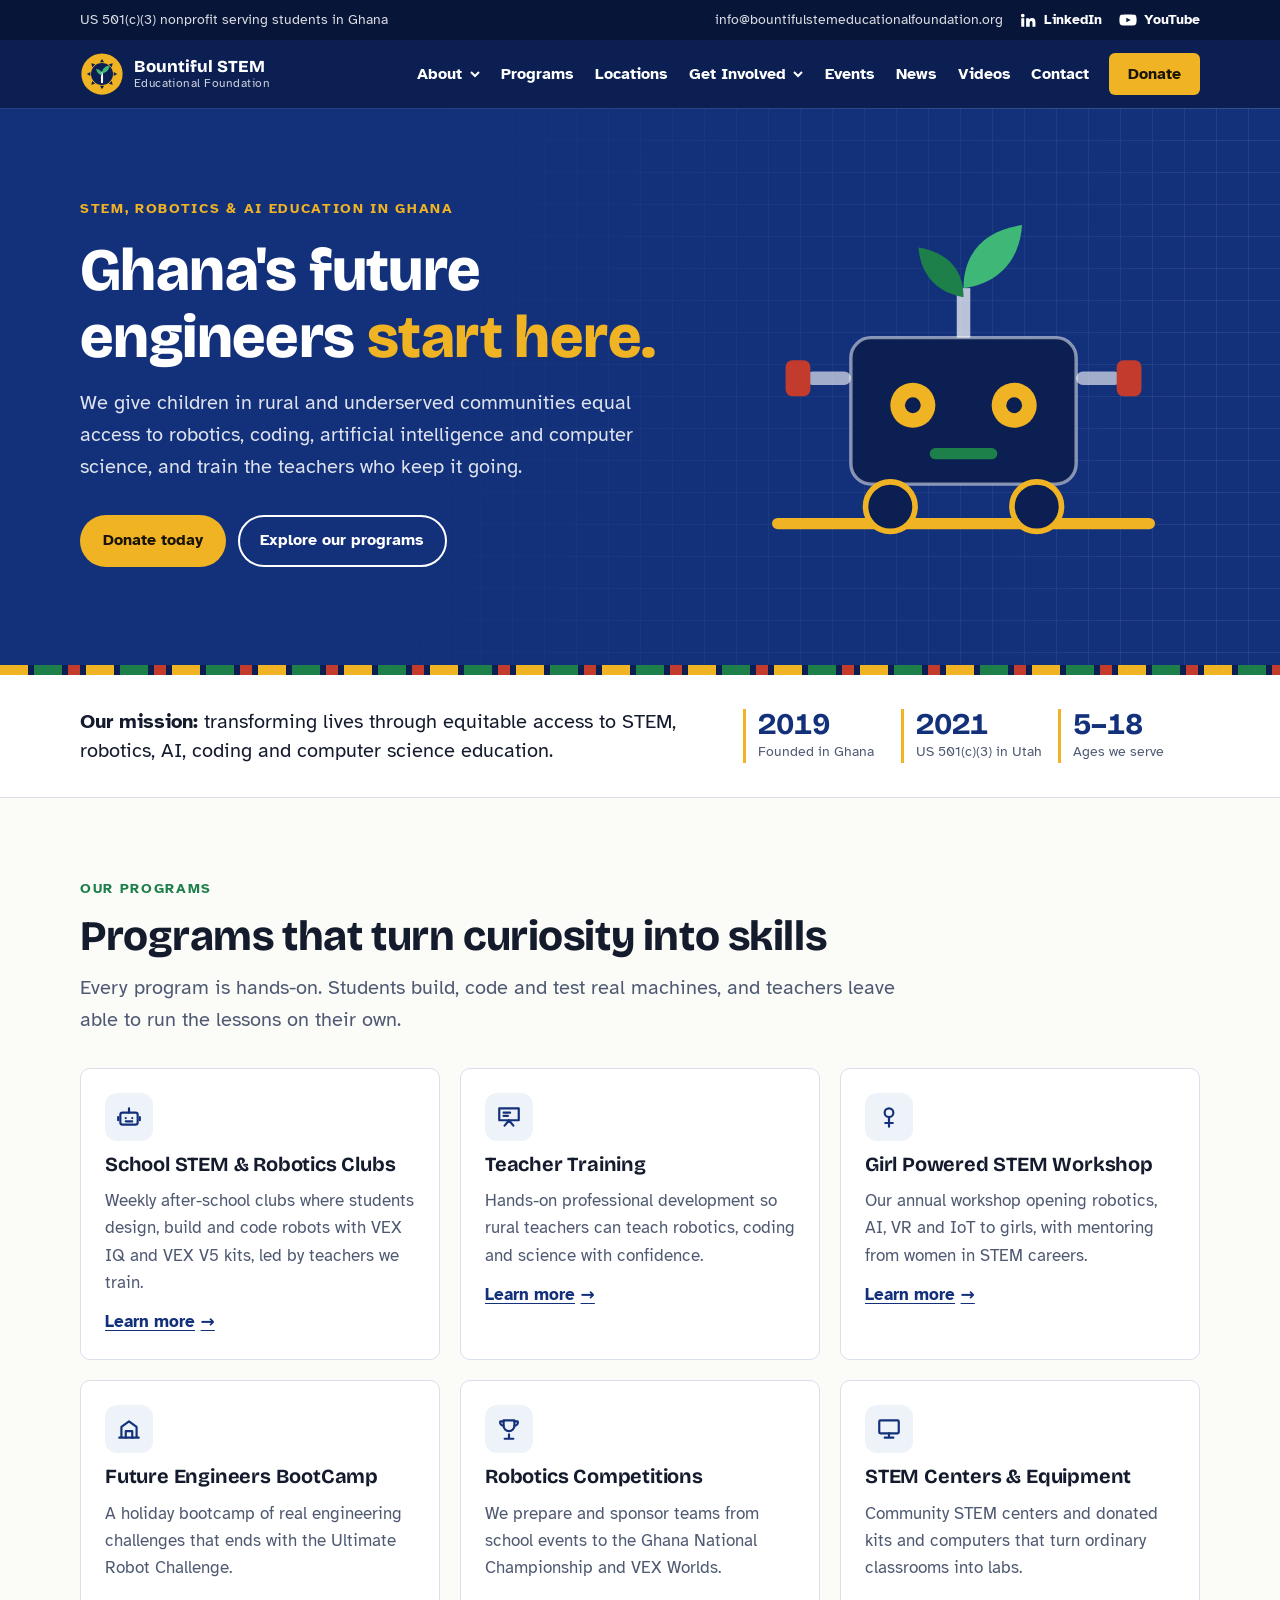
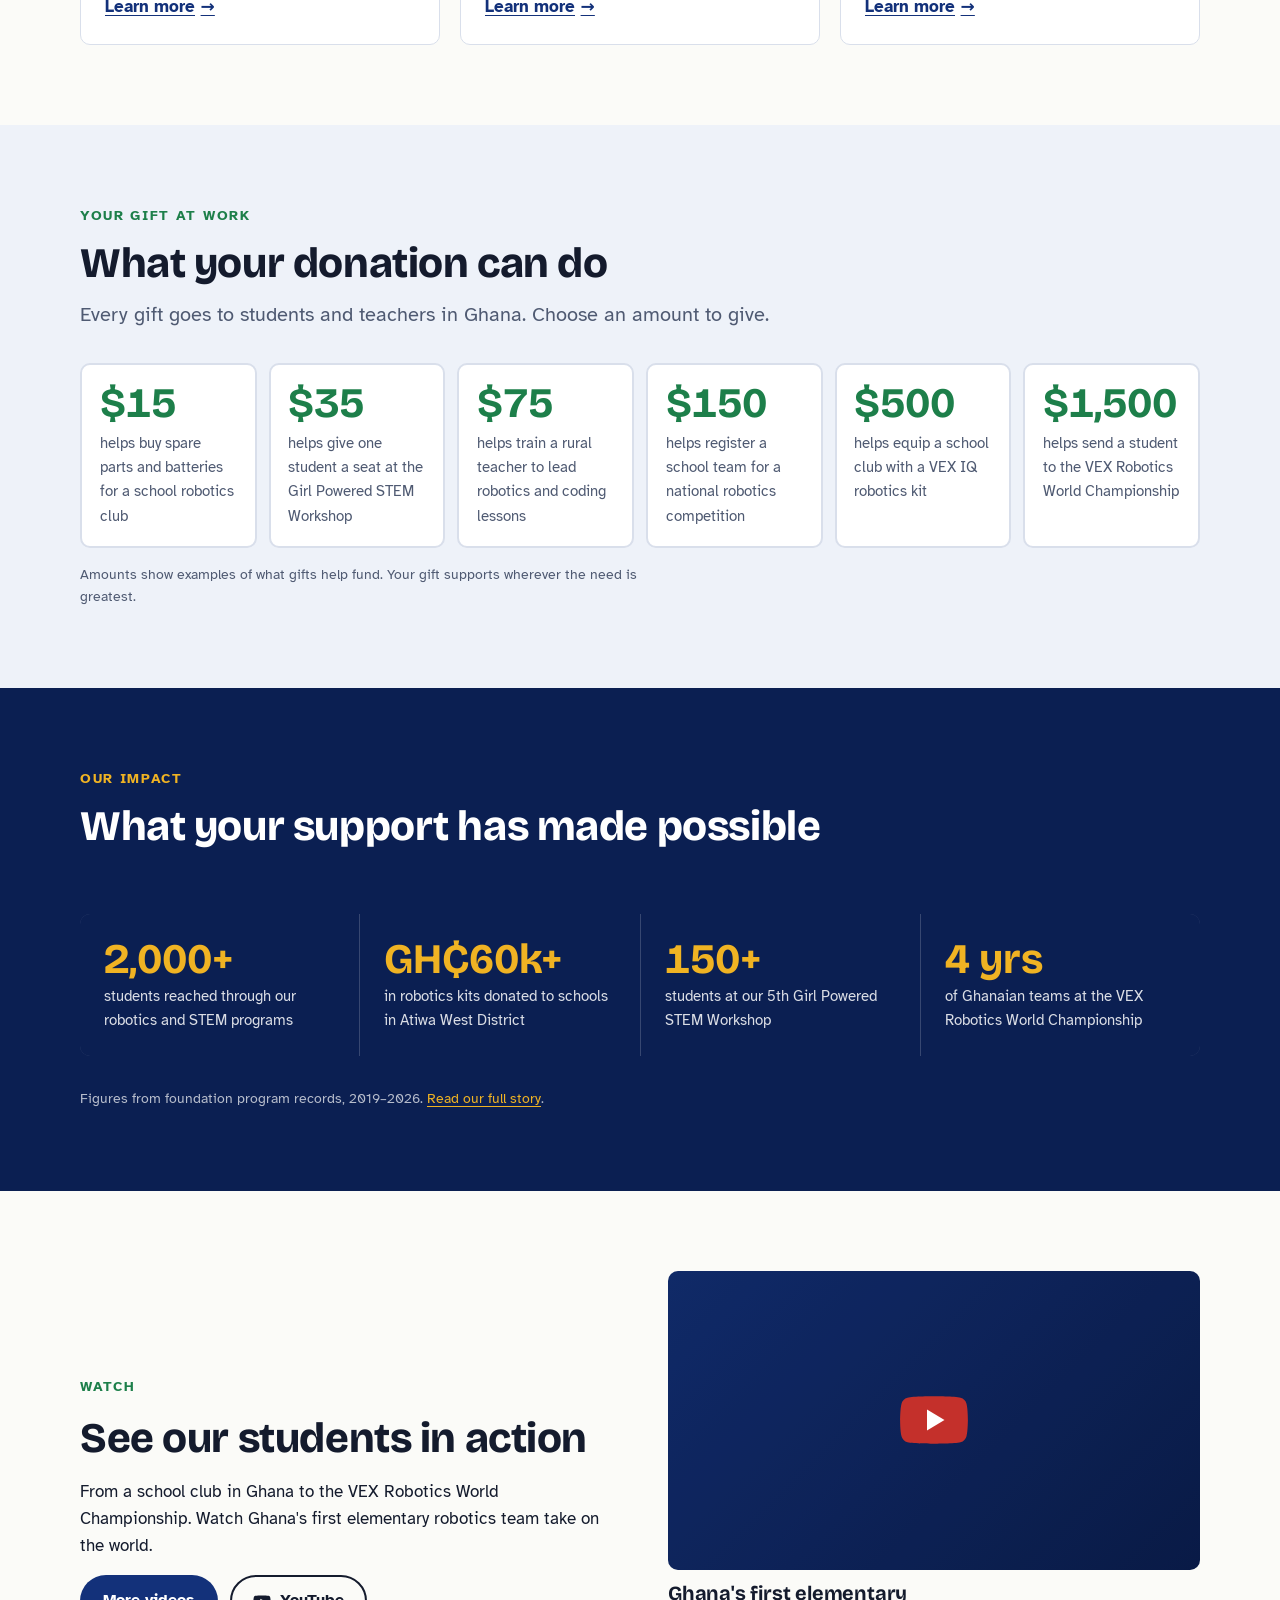
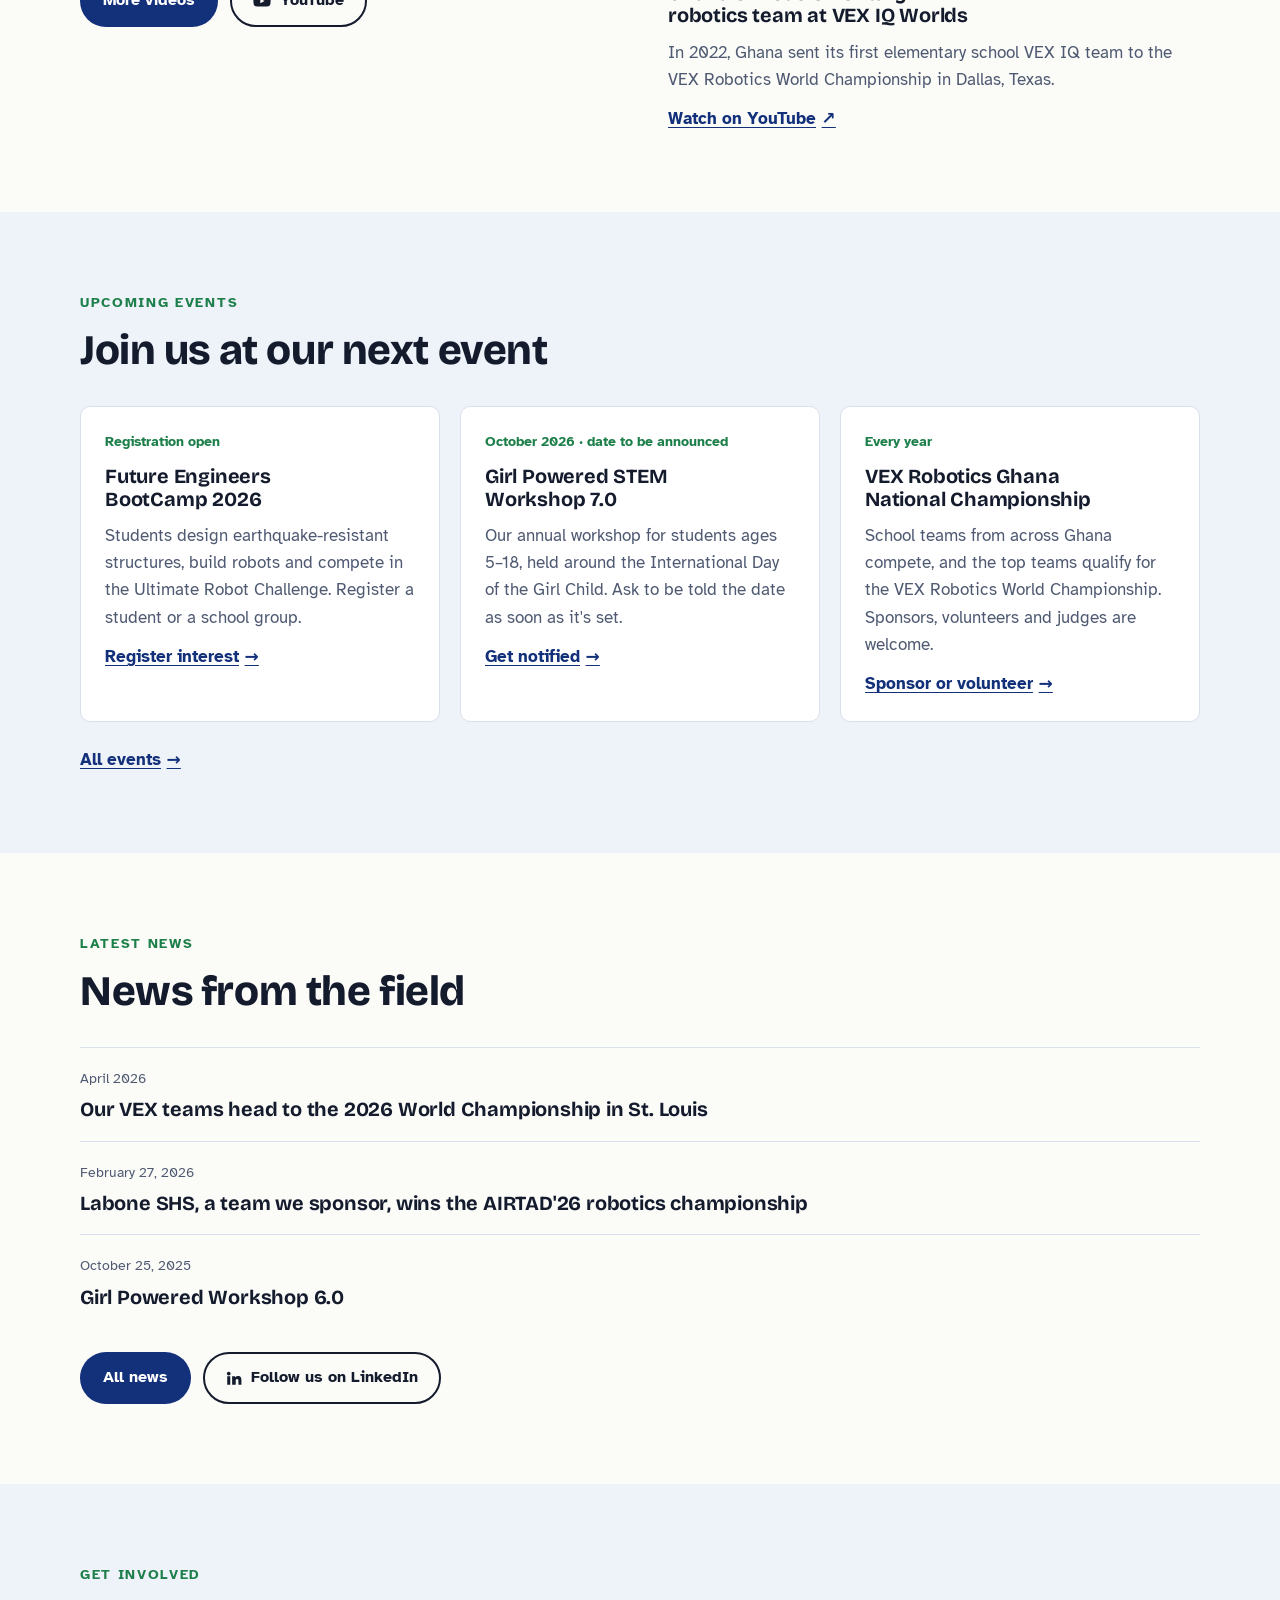
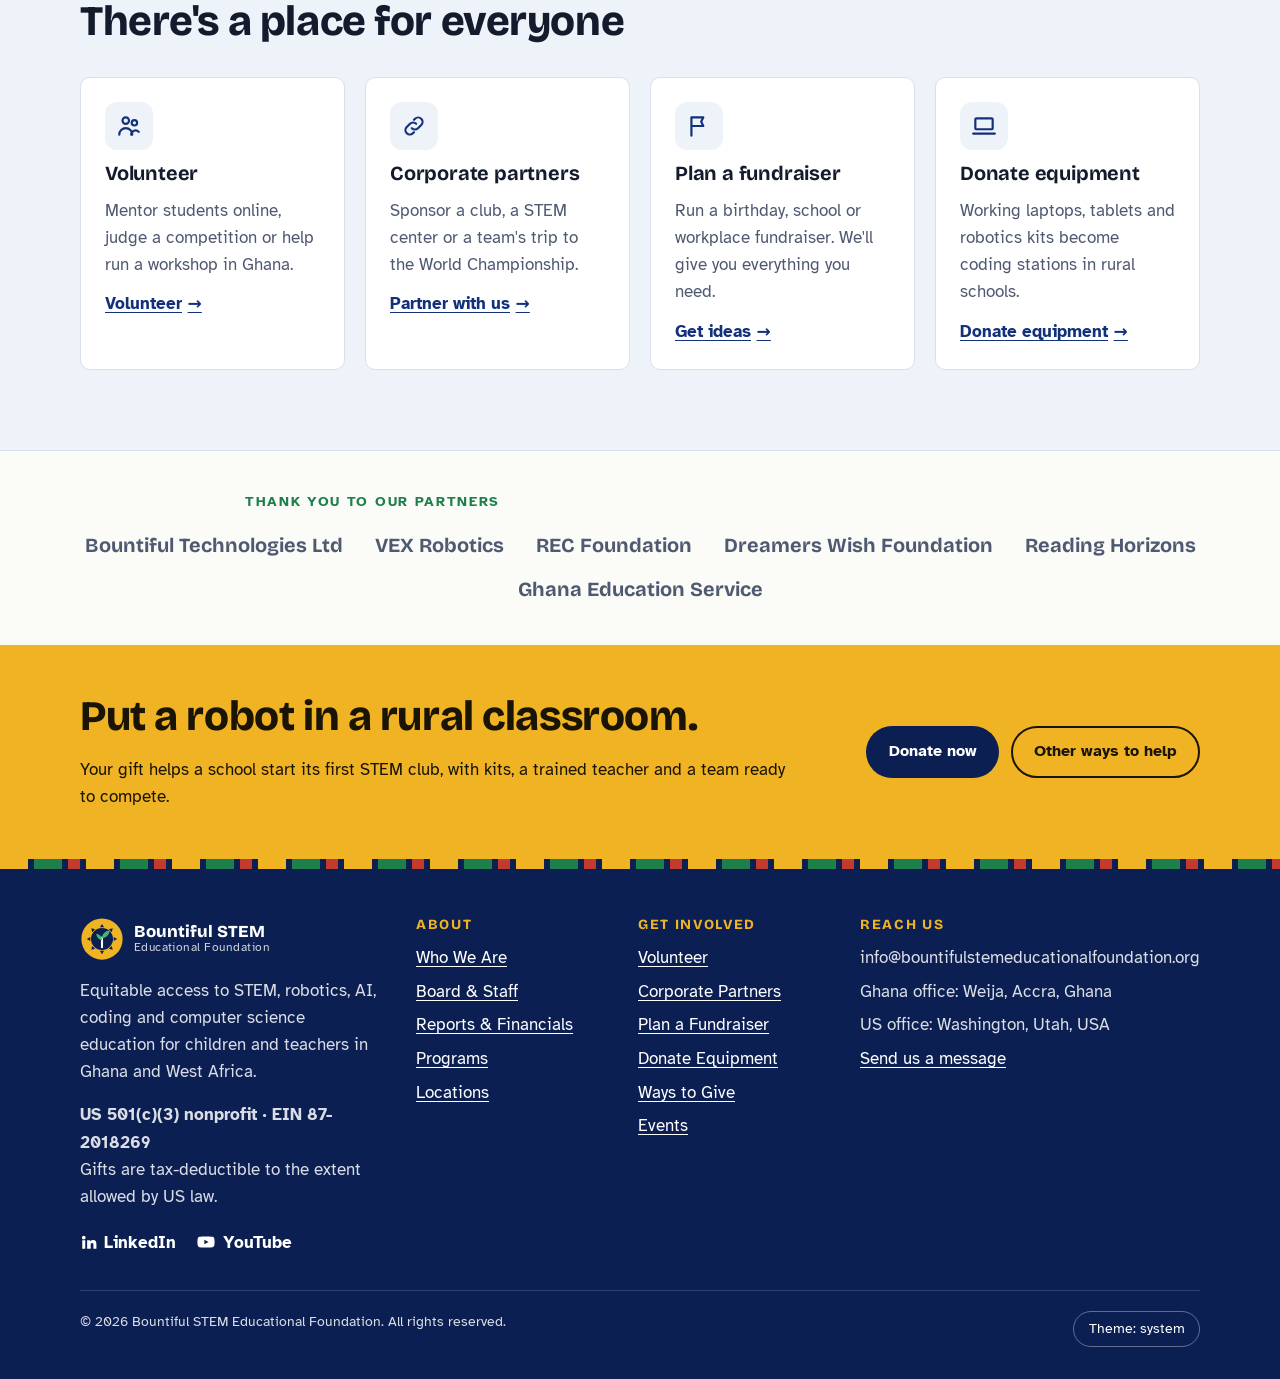
<file: index.html>
<!doctype html>
<html lang="en">
<head>
<meta charset="utf-8">
<meta name="viewport" content="width=device-width, initial-scale=1, viewport-fit=cover">
<title>Bountiful STEM Educational Foundation | Robotics & STEM for Ghana</title>
<meta name="claude:viewport-fit-sides" content="cover">
<meta name="description" content="Bountiful STEM Educational Foundation gives children in rural Ghana equal access to robotics, coding, AI and computer science. Donate, volunteer or partner with us.">
<meta name="robots" content="index, follow, max-image-preview:large">
<link rel="canonical" href="https://www.bountifulstem.org/">
<meta name="theme-color" content="#0b1f52">
<meta property="og:type" content="website">
<meta property="og:site_name" content="Bountiful STEM Educational Foundation">
<meta property="og:title" content="Bountiful STEM Educational Foundation | Robotics & STEM for Ghana">
<meta property="og:description" content="Bountiful STEM Educational Foundation gives children in rural Ghana equal access to robotics, coding, AI and computer science. Donate, volunteer or partner with us.">
<meta property="og:url" content="https://www.bountifulstem.org/">
<meta property="og:image" content="https://www.bountifulstem.org/assets/img/og-image.png">
<meta property="og:locale" content="en_US">
<meta name="twitter:card" content="summary_large_image">
<meta name="twitter:title" content="Bountiful STEM Educational Foundation | Robotics & STEM for Ghana">
<meta name="twitter:description" content="Bountiful STEM Educational Foundation gives children in rural Ghana equal access to robotics, coding, AI and computer science. Donate, volunteer or partner with us.">
<meta name="twitter:image" content="https://www.bountifulstem.org/assets/img/og-image.png">
<link rel="icon" href="assets/img/favicon.svg" type="image/svg+xml">
<link rel="apple-touch-icon" href="assets/img/apple-touch-icon.png">
<link rel="manifest" href="site.webmanifest">
<link rel="preconnect" href="https://fonts.googleapis.com">
<link rel="preconnect" href="https://fonts.gstatic.com" crossorigin>
<link rel="stylesheet" href="https://fonts.googleapis.com/css2?family=Atkinson+Hyperlegible:ital,wght@0,400;0,700;1,400&family=Bricolage+Grotesque:opsz,wght@12..96,600;12..96,700;12..96,800&display=swap">
<link rel="stylesheet" href="assets/css/style.css">
<script type="application/ld+json">{"@context": "https://schema.org", "@type": "NGO", "@id": "https://www.bountifulstem.org/#organization", "name": "Bountiful STEM Educational Foundation", "alternateName": ["Bountiful STEM", "Bountiful STEM Foundation"], "url": "https://www.bountifulstem.org/", "logo": "https://www.bountifulstem.org/assets/img/logo.svg", "email": "info@bountifulstemeducationalfoundation.org", "description": "Bountiful STEM Educational Foundation is a US-based 501(c)(3) global nonprofit transforming lives through equitable access to STEM, robotics, artificial intelligence, coding and computer science education in Ghana and West Africa.", "foundingDate": "2019", "founders": [{"@type": "Person", "name": "Seth Ogoe Ayim"}, {"@type": "Person", "name": "Tom Campbell"}], "nonprofitStatus": "Nonprofit501c3", "taxID": "87-2018269", "areaServed": [{"@type": "Country", "name": "Ghana"}, {"@type": "Place", "name": "West Africa"}], "address": [{"@type": "PostalAddress", "addressLocality": "Weija, Accra", "addressCountry": "GH"}, {"@type": "PostalAddress", "addressLocality": "Washington", "addressRegion": "UT", "addressCountry": "US"}], "knowsAbout": ["STEM education", "Robotics", "Artificial intelligence", "Coding", "Computer science", "Teacher training", "Girls in STEM", "VEX Robotics"], "sameAs": ["https://www.linkedin.com/company/bountiful-stem-educational-foundation"]}</script>
<script type="application/ld+json">{"@context": "https://schema.org", "@type": "WebSite", "name": "Bountiful STEM Educational Foundation", "url": "https://www.bountifulstem.org/", "publisher": {"@id": "https://www.bountifulstem.org/#organization"}}</script>
</head>
<body>
<a class="skip" href="#main">Skip to main content</a>
<div class="topbar">
  <div class="wrap topbar-inner">
    <span class="topbar-note">US 501(c)(3) nonprofit serving students in Ghana</span>
    <div class="topbar-links">
      <span class="topbar-email">info@bountifulstemeducationalfoundation.org</span>
      <a class="social social-sm" href="https://www.linkedin.com/company/bountiful-stem-educational-foundation" rel="me noopener" target="_blank" aria-label="Bountiful STEM on LinkedIn"><svg width="18" height="18" viewBox="0 0 24 24" fill="currentColor" aria-hidden="true"><path d="M4.98 3.5a2.5 2.5 0 1 1 0 5 2.5 2.5 0 0 1 0-5zM3 9.75h4V21H3zM9.5 9.75h3.8v1.6h.06c.53-1 1.83-2.05 3.77-2.05 4.03 0 4.77 2.65 4.77 6.1V21h-4v-5c0-1.2-.02-2.73-1.66-2.73-1.67 0-1.93 1.3-1.93 2.64V21H9.5z"/></svg><span>LinkedIn</span></a><a class="social social-sm" href="videos.html" aria-label="Bountiful STEM videos on YouTube"><svg width="20" height="18" viewBox="0 0 24 24" fill="currentColor" aria-hidden="true"><path d="M23 7.2a3 3 0 0 0-2.1-2.1C19 4.6 12 4.6 12 4.6s-7 0-8.9.5A3 3 0 0 0 1 7.2 31 31 0 0 0 .5 12 31 31 0 0 0 1 16.8a3 3 0 0 0 2.1 2.1c1.9.5 8.9.5 8.9.5s7 0 8.9-.5a3 3 0 0 0 2.1-2.1 31 31 0 0 0 .5-4.8 31 31 0 0 0-.5-4.8zM9.75 15.1V8.9L15.5 12z"/></svg><span>YouTube</span></a>
    </div>
  </div>
</div>
<header class="site-header">
  <div class="wrap header-inner">
    <a class="brand" href="index.html" aria-label="Bountiful STEM Educational Foundation home">
      <img src="assets/img/logo.svg" alt="" width="44" height="44">
      <span class="brand-name">Bountiful STEM<small>Educational Foundation</small></span>
    </a>
    <div class="header-actions">
      <a class="btn btn-gold btn-sm donate-mobile" href="donate.html">Donate</a>
      <button class="nav-toggle" type="button" aria-expanded="false" aria-controls="site-nav">Menu</button>
    </div>
    <nav class="site-nav" id="site-nav" aria-label="Main">
      <ul class="nav-list">
        <li class="has-sub"><button class="sub-toggle" type="button" aria-expanded="false" aria-controls="sub-0">About<svg width="12" height="12" viewBox="0 0 12 12" aria-hidden="true"><path d="M2 4l4 4 4-4" fill="none" stroke="currentColor" stroke-width="2"/></svg></button><ul class="sub" id="sub-0"><li><a href="about.html">Who We Are</a></li><li><a href="board-staff.html">Board & Staff</a></li><li><a href="reports.html">Reports & Financials</a></li></ul></li>
        <li><a href="programs.html">Programs</a></li>
        <li><a href="locations.html">Locations</a></li>
        <li class="has-sub"><button class="sub-toggle" type="button" aria-expanded="false" aria-controls="sub-3">Get Involved<svg width="12" height="12" viewBox="0 0 12 12" aria-hidden="true"><path d="M2 4l4 4 4-4" fill="none" stroke="currentColor" stroke-width="2"/></svg></button><ul class="sub" id="sub-3"><li><a href="get-involved.html#volunteer">Volunteer</a></li><li><a href="get-involved.html#corporate">Corporate Partners</a></li><li><a href="get-involved.html#fundraiser">Plan a Fundraiser</a></li><li><a href="get-involved.html#equipment">Donate Equipment</a></li></ul></li>
        <li><a href="events.html">Events</a></li>
        <li><a href="news.html">News</a></li>
        <li><a href="videos.html">Videos</a></li>
        <li><a href="contact.html">Contact</a></li>
        <li class="nav-donate"><a class="btn btn-gold" href="donate.html">Donate</a></li>
      </ul>
    </nav>
  </div>
</header>
<main id="main">
<section class="hero">
  <div class="hero-grid" aria-hidden="true"></div>
  <div class="wrap">
    <div class="stack-lg">
      <div class="stack">
        <p class="eyebrow">STEM, robotics &amp; AI education in Ghana</p>
        <h1>Ghana's future engineers <em>start here.</em></h1>
        <p class="lede">We give children in rural and underserved communities equal access to robotics, coding, artificial intelligence and computer science, and train the teachers who keep it going.</p>
      </div>
      <div class="btn-row">
        <a class="btn btn-gold" href="donate.html">Donate today</a>
        <a class="btn btn-ghost" href="programs.html">Explore our programs</a>
      </div>
    </div>
    <svg class="hero-art" viewBox="0 0 420 360" role="img" aria-label="Illustration of a student-built robot carrying a seedling">
  <rect x="40" y="300" width="340" height="10" rx="5" fill="#f0b323"/>
  <rect x="110" y="140" width="200" height="130" rx="18" fill="#0b1f52" stroke="#ffffff" stroke-opacity=".5" stroke-width="3"/>
  <circle cx="165" cy="200" r="20" fill="#f0b323"/>
  <circle cx="255" cy="200" r="20" fill="#f0b323"/>
  <circle cx="165" cy="200" r="7" fill="#0b1f52"/>
  <circle cx="255" cy="200" r="7" fill="#0b1f52"/>
  <rect x="180" y="238" width="60" height="10" rx="5" fill="#1d7f4a"/>
  <circle cx="145" cy="290" r="22" fill="#0b1f52" stroke="#f0b323" stroke-width="5"/>
  <circle cx="275" cy="290" r="22" fill="#0b1f52" stroke="#f0b323" stroke-width="5"/>
  <rect x="204" y="96" width="12" height="44" fill="#ffffff" fill-opacity=".7"/>
  <path d="M210 96c0-34 22-52 52-56-2 30-20 52-52 56z" fill="#3fb877"/>
  <path d="M210 104c0-26-16-40-40-44 2 24 16 40 40 44z" fill="#1d7f4a"/>
  <rect x="70" y="170" width="40" height="12" rx="6" fill="#ffffff" fill-opacity=".6"/>
  <rect x="310" y="170" width="40" height="12" rx="6" fill="#ffffff" fill-opacity=".6"/>
  <rect x="52" y="160" width="22" height="32" rx="6" fill="#c23b2c"/>
  <rect x="346" y="160" width="22" height="32" rx="6" fill="#c23b2c"/>
</svg>
  </div>
</section>
<div class="kente" role="presentation"></div>

<section class="intro">
  <div class="wrap intro-inner">
    <p class="intro-mission"><strong>Our mission:</strong> transforming lives through equitable access to STEM, robotics, AI, coding and computer science education.</p>
    <ul class="facts">
      <li><b>2019</b><span>Founded in Ghana</span></li>
      <li><b>2021</b><span>US 501(c)(3) in Utah</span></li>
      <li><b>5–18</b><span>Ages we serve</span></li>
    </ul>
  </div>
</section>

<section class="section">
  <div class="wrap">
    <div class="section-head"><p class="eyebrow">Our programs</p><h2>Programs that turn curiosity into skills</h2><p class="lede">Every program is hands-on. Students build, code and test real machines, and teachers leave able to run the lessons on their own.</p></div>
    <div class="grid grid-3">
      <article class="card">
  <div class="icon"><svg width="26" height="26" viewBox="0 0 24 24" fill="none" stroke="currentColor" stroke-width="2" stroke-linecap="round" stroke-linejoin="round" aria-hidden="true"><rect x="4" y="8" width="16" height="11" rx="2"/><path d="M12 4v4M9 13h.01M15 13h.01M9 16h6M2 12v3M22 12v3"/></svg></div>
  <h3>School STEM & Robotics Clubs</h3>
  <p>Weekly after-school clubs where students design, build and code robots with VEX IQ and VEX V5 kits, led by teachers we train.</p><p class="card-link"><a href="programs.html#clubs">Learn more <span aria-hidden="true">→</span></a></p>
</article><article class="card">
  <div class="icon"><svg width="26" height="26" viewBox="0 0 24 24" fill="none" stroke="currentColor" stroke-width="2" stroke-linecap="round" stroke-linejoin="round" aria-hidden="true"><path d="M3 4h18v11H3z"/><path d="M8 20l4-5 4 5M7 8h6M7 11h4"/></svg></div>
  <h3>Teacher Training</h3>
  <p>Hands-on professional development so rural teachers can teach robotics, coding and science with confidence.</p><p class="card-link"><a href="programs.html#teachers">Learn more <span aria-hidden="true">→</span></a></p>
</article><article class="card">
  <div class="icon"><svg width="26" height="26" viewBox="0 0 24 24" fill="none" stroke="currentColor" stroke-width="2" stroke-linecap="round" stroke-linejoin="round" aria-hidden="true"><circle cx="12" cy="8" r="4"/><path d="M12 12v9M8.5 17.5h7"/></svg></div>
  <h3>Girl Powered STEM Workshop</h3>
  <p>Our annual workshop opening robotics, AI, VR and IoT to girls, with mentoring from women in STEM careers.</p><p class="card-link"><a href="programs.html#girl-powered">Learn more <span aria-hidden="true">→</span></a></p>
</article><article class="card">
  <div class="icon"><svg width="26" height="26" viewBox="0 0 24 24" fill="none" stroke="currentColor" stroke-width="2" stroke-linecap="round" stroke-linejoin="round" aria-hidden="true"><path d="M3 20h18M5 20V10l7-5 7 5v10"/><path d="M9 20v-6h6v6"/></svg></div>
  <h3>Future Engineers BootCamp</h3>
  <p>A holiday bootcamp of real engineering challenges that ends with the Ultimate Robot Challenge.</p><p class="card-link"><a href="programs.html#bootcamp">Learn more <span aria-hidden="true">→</span></a></p>
</article><article class="card">
  <div class="icon"><svg width="26" height="26" viewBox="0 0 24 24" fill="none" stroke="currentColor" stroke-width="2" stroke-linecap="round" stroke-linejoin="round" aria-hidden="true"><path d="M8 21h8M12 17v4M7 4h10v5a5 5 0 0 1-10 0z"/><path d="M17 5h3a3 3 0 0 1-3 4M7 5H4a3 3 0 0 0 3 4"/></svg></div>
  <h3>Robotics Competitions</h3>
  <p>We prepare and sponsor teams from school events to the Ghana National Championship and VEX Worlds.</p><p class="card-link"><a href="programs.html#competitions">Learn more <span aria-hidden="true">→</span></a></p>
</article><article class="card">
  <div class="icon"><svg width="26" height="26" viewBox="0 0 24 24" fill="none" stroke="currentColor" stroke-width="2" stroke-linecap="round" stroke-linejoin="round" aria-hidden="true"><rect x="3" y="4" width="18" height="12" rx="1"/><path d="M8 20h8M12 16v4"/></svg></div>
  <h3>STEM Centers & Equipment</h3>
  <p>Community STEM centers and donated kits and computers that turn ordinary classrooms into labs.</p><p class="card-link"><a href="programs.html#centers">Learn more <span aria-hidden="true">→</span></a></p>
</article>
    </div>
  </div>
</section>

<section class="section section-tint">
  <div class="wrap">
    <div class="section-head"><p class="eyebrow">Your gift at work</p><h2>What your donation can do</h2><p class="lede">Every gift goes to students and teachers in Ghana. Choose an amount to give.</p></div>
    <div class="giving"><a class="give" href="donate.html"><b>$15</b><span>helps buy spare parts and batteries for a school robotics club</span></a><a class="give" href="donate.html"><b>$35</b><span>helps give one student a seat at the Girl Powered STEM Workshop</span></a><a class="give" href="donate.html"><b>$75</b><span>helps train a rural teacher to lead robotics and coding lessons</span></a><a class="give" href="donate.html"><b>$150</b><span>helps register a school team for a national robotics competition</span></a><a class="give" href="donate.html"><b>$500</b><span>helps equip a school club with a VEX IQ robotics kit</span></a><a class="give" href="donate.html"><b>$1,500</b><span>helps send a student to the VEX Robotics World Championship</span></a></div>
    <p class="fineprint" style="margin-top:1rem">Amounts show examples of what gifts help fund. Your gift supports wherever the need is greatest.</p>
  </div>
</section>

<section class="section section-brand">
  <div class="wrap stack-lg">
    <div class="section-head"><p class="eyebrow">Our impact</p><h2>What your support has made possible</h2></div>
    <div class="stats">
      <div class="stat"><b>2,000+</b><span>students reached through our robotics and STEM programs</span></div>
      <div class="stat"><b>GH₵60k+</b><span>in robotics kits donated to schools in Atiwa West District</span></div>
      <div class="stat"><b>150+</b><span>students at our 5th Girl Powered STEM Workshop</span></div>
      <div class="stat"><b>4 yrs</b><span>of Ghanaian teams at the VEX Robotics World Championship</span></div>
    </div>
    <p class="fineprint">Figures from foundation program records, 2019–2026. <a href="about.html#impact">Read our full story</a>.</p>
  </div>
</section>

<section class="section">
  <div class="wrap split">
    <div class="stack">
      <p class="eyebrow">Watch</p>
      <h2>See our students in action</h2>
      <p>From a school club in Ghana to the VEX Robotics World Championship. Watch Ghana's first elementary robotics team take on the world.</p>
      <div class="btn-row"><a class="btn btn-brand" href="videos.html">More videos</a><a class="btn btn-ghost" href="videos.html"><svg width="20" height="18" viewBox="0 0 24 24" fill="currentColor" aria-hidden="true"><path d="M23 7.2a3 3 0 0 0-2.1-2.1C19 4.6 12 4.6 12 4.6s-7 0-8.9.5A3 3 0 0 0 1 7.2 31 31 0 0 0 .5 12 31 31 0 0 0 1 16.8a3 3 0 0 0 2.1 2.1c1.9.5 8.9.5 8.9.5s7 0 8.9-.5a3 3 0 0 0 2.1-2.1 31 31 0 0 0 .5-4.8 31 31 0 0 0-.5-4.8zM9.75 15.1V8.9L15.5 12z"/></svg> YouTube</a></div>
    </div>
    <article class="video-card">
  <div class="video" data-yt="6gom8QJ27_w" data-title="Ghana&#x27;s first elementary robotics team at VEX IQ Worlds">
    <img src="https://i.ytimg.com/vi/6gom8QJ27_w/hqdefault.jpg" alt="" loading="lazy" width="480" height="360" onerror="this.remove()">
    <button class="video-play" type="button" aria-label="Play video: Ghana&#x27;s first elementary robotics team at VEX IQ Worlds"><svg width="68" height="48" viewBox="0 0 68 48" aria-hidden="true"><path d="M66.5 7.7A8.5 8.5 0 0 0 60.5 1.7C55.2.3 34 .3 34 .3S12.8.3 7.5 1.7A8.5 8.5 0 0 0 1.5 7.7C.1 13 .1 24 .1 24s0 11 1.4 16.3a8.5 8.5 0 0 0 6 6C12.8 47.7 34 47.7 34 47.7s21.2 0 26.5-1.4a8.5 8.5 0 0 0 6-6C67.9 35 67.9 24 67.9 24s0-11-1.4-16.3z" fill="#c4302b"/><path d="M27 34.5 44.5 24 27 13.5z" fill="#fff"/></svg></button>
  </div>
  <h3>Ghana&#x27;s first elementary robotics team at VEX IQ Worlds</h3>
  <p>In 2022, Ghana sent its first elementary school VEX IQ team to the VEX Robotics World Championship in Dallas, Texas.</p>
  <p class="card-link"><a href="https://www.youtube.com/watch?v=6gom8QJ27_w" rel="noopener" target="_blank">Watch on YouTube <span aria-hidden="true">↗</span></a></p>
</article>
  </div>
</section>

<section class="section section-tint">
  <div class="wrap">
    <div class="section-head"><p class="eyebrow">Upcoming events</p><h2>Join us at our next event</h2></div>
    <div class="grid grid-3"><article class="card event"><p class="tag">Registration open</p><h3>Future Engineers BootCamp 2026</h3><p>Students design earthquake-resistant structures, build robots and compete in the Ultimate Robot Challenge. Register a student or a school group.</p><p class="card-link"><a href="contact.html?topic=events">Register interest <span aria-hidden="true">→</span></a></p></article><article class="card event"><p class="tag">October 2026 · date to be announced</p><h3>Girl Powered STEM Workshop 7.0</h3><p>Our annual workshop for students ages 5–18, held around the International Day of the Girl Child. Ask to be told the date as soon as it's set.</p><p class="card-link"><a href="contact.html?topic=events">Get notified <span aria-hidden="true">→</span></a></p></article><article class="card event"><p class="tag">Every year</p><h3>VEX Robotics Ghana National Championship</h3><p>School teams from across Ghana compete, and the top teams qualify for the VEX Robotics World Championship. Sponsors, volunteers and judges are welcome.</p><p class="card-link"><a href="get-involved.html#corporate">Sponsor or volunteer <span aria-hidden="true">→</span></a></p></article></div>
    <p class="card-link" style="margin-top:1.5rem"><a href="events.html">All events <span aria-hidden="true">→</span></a></p>
  </div>
</section>

<section class="section">
  <div class="wrap">
    <div class="section-head"><p class="eyebrow">Latest news</p><h2>News from the field</h2></div>
    <div><article class="post" id="vex-worlds-2026"><time datetime="2026-04-21">April 2026</time><h3><a href="news.html#vex-worlds-2026">Our VEX teams head to the 2026 World Championship in St. Louis</a></h3></article><article class="post" id="airtad-2026"><time datetime="2026-02-27">February 27, 2026</time><h3><a href="news.html#airtad-2026">Labone SHS, a team we sponsor, wins the AIRTAD'26 robotics championship</a></h3></article><article class="post" id="girl-powered-6"><time datetime="2025-10-25">October 25, 2025</time><h3><a href="news.html#girl-powered-6">Girl Powered Workshop 6.0</a></h3></article></div>
    <div class="btn-row" style="margin-top:1.5rem"><a class="btn btn-brand" href="news.html">All news</a><a class="btn btn-ghost" href="https://www.linkedin.com/company/bountiful-stem-educational-foundation" rel="noopener" target="_blank"><svg width="18" height="18" viewBox="0 0 24 24" fill="currentColor" aria-hidden="true"><path d="M4.98 3.5a2.5 2.5 0 1 1 0 5 2.5 2.5 0 0 1 0-5zM3 9.75h4V21H3zM9.5 9.75h3.8v1.6h.06c.53-1 1.83-2.05 3.77-2.05 4.03 0 4.77 2.65 4.77 6.1V21h-4v-5c0-1.2-.02-2.73-1.66-2.73-1.67 0-1.93 1.3-1.93 2.64V21H9.5z"/></svg> Follow us on LinkedIn</a></div>
  </div>
</section>

<section class="section section-tint">
  <div class="wrap">
    <div class="section-head"><p class="eyebrow">Get involved</p><h2>There's a place for everyone</h2></div>
    <div class="grid grid-4">
      <article class="card">
  <div class="icon"><svg width="26" height="26" viewBox="0 0 24 24" fill="none" stroke="currentColor" stroke-width="2" stroke-linecap="round" stroke-linejoin="round" aria-hidden="true"><circle cx="9" cy="7" r="3"/><circle cx="17" cy="9" r="2.5"/><path d="M3 20a6 6 0 0 1 12 0M14 20a4 4 0 0 1 7-2.6"/></svg></div>
  <h3>Volunteer</h3>
  <p>Mentor students online, judge a competition or help run a workshop in Ghana.</p><p class="card-link"><a href="get-involved.html#volunteer">Volunteer <span aria-hidden="true">→</span></a></p>
</article>
      <article class="card">
  <div class="icon"><svg width="26" height="26" viewBox="0 0 24 24" fill="none" stroke="currentColor" stroke-width="2" stroke-linecap="round" stroke-linejoin="round" aria-hidden="true"><path d="M10 14a4 4 0 0 0 5.7 0l3-3a4 4 0 0 0-5.7-5.7l-1 1"/><path d="M14 10a4 4 0 0 0-5.7 0l-3 3a4 4 0 0 0 5.7 5.7l1-1"/></svg></div>
  <h3>Corporate partners</h3>
  <p>Sponsor a club, a STEM center or a team's trip to the World Championship.</p><p class="card-link"><a href="get-involved.html#corporate">Partner with us <span aria-hidden="true">→</span></a></p>
</article>
      <article class="card">
  <div class="icon"><svg width="26" height="26" viewBox="0 0 24 24" fill="none" stroke="currentColor" stroke-width="2" stroke-linecap="round" stroke-linejoin="round" aria-hidden="true"><path d="M5 21V4M5 4h11l-2 4 2 4H5"/></svg></div>
  <h3>Plan a fundraiser</h3>
  <p>Run a birthday, school or workplace fundraiser. We'll give you everything you need.</p><p class="card-link"><a href="get-involved.html#fundraiser">Get ideas <span aria-hidden="true">→</span></a></p>
</article>
      <article class="card">
  <div class="icon"><svg width="26" height="26" viewBox="0 0 24 24" fill="none" stroke="currentColor" stroke-width="2" stroke-linecap="round" stroke-linejoin="round" aria-hidden="true"><rect x="4" y="5" width="16" height="10" rx="1"/><path d="M2 19h20"/></svg></div>
  <h3>Donate equipment</h3>
  <p>Working laptops, tablets and robotics kits become coding stations in rural schools.</p><p class="card-link"><a href="get-involved.html#equipment">Donate equipment <span aria-hidden="true">→</span></a></p>
</article>
    </div>
  </div>
</section>

<section class="section partners-band">
  <div class="wrap">
    <p class="eyebrow" style="text-align:center">Thank you to our partners</p>
    <ul class="partners">
      <li>Bountiful Technologies Ltd</li><li>VEX Robotics</li><li>REC Foundation</li><li>Dreamers Wish Foundation</li><li>Reading Horizons</li><li>Ghana Education Service</li>
    </ul>
  </div>
</section>
<section class="cta-band">
  <div class="wrap">
    <div class="stack">
      <h2>Put a robot in a rural classroom.</h2>
      <p>Your gift helps a school start its first STEM club, with kits, a trained teacher and a team ready to compete.</p>
    </div>
    <div class="btn-row">
      <a class="btn btn-brand" href="donate.html">Donate now</a>
      <a class="btn btn-ghost" href="get-involved.html">Other ways to help</a>
    </div>
  </div>
</section>
</main>
<div class="kente" role="presentation"></div>
<footer class="site-footer">
  <div class="wrap">
    <div class="footer-cols">
      <div class="stack">
        <a class="brand" href="index.html">
          <img src="assets/img/logo.svg" alt="" width="44" height="44">
          <span class="brand-name">Bountiful STEM<small>Educational Foundation</small></span>
        </a>
        <p>Equitable access to STEM, robotics, AI, coding and computer science education for children and teachers in Ghana and West Africa.</p>
        <p><strong>US 501(c)(3) nonprofit · EIN 87-2018269</strong><br>Gifts are tax-deductible to the extent allowed by US law.</p>
        <div class="footer-social"><a class="social " href="https://www.linkedin.com/company/bountiful-stem-educational-foundation" rel="me noopener" target="_blank" aria-label="Bountiful STEM on LinkedIn"><svg width="18" height="18" viewBox="0 0 24 24" fill="currentColor" aria-hidden="true"><path d="M4.98 3.5a2.5 2.5 0 1 1 0 5 2.5 2.5 0 0 1 0-5zM3 9.75h4V21H3zM9.5 9.75h3.8v1.6h.06c.53-1 1.83-2.05 3.77-2.05 4.03 0 4.77 2.65 4.77 6.1V21h-4v-5c0-1.2-.02-2.73-1.66-2.73-1.67 0-1.93 1.3-1.93 2.64V21H9.5z"/></svg><span>LinkedIn</span></a><a class="social " href="videos.html" aria-label="Bountiful STEM videos on YouTube"><svg width="20" height="18" viewBox="0 0 24 24" fill="currentColor" aria-hidden="true"><path d="M23 7.2a3 3 0 0 0-2.1-2.1C19 4.6 12 4.6 12 4.6s-7 0-8.9.5A3 3 0 0 0 1 7.2 31 31 0 0 0 .5 12 31 31 0 0 0 1 16.8a3 3 0 0 0 2.1 2.1c1.9.5 8.9.5 8.9.5s7 0 8.9-.5a3 3 0 0 0 2.1-2.1 31 31 0 0 0 .5-4.8 31 31 0 0 0-.5-4.8zM9.75 15.1V8.9L15.5 12z"/></svg><span>YouTube</span></a></div>
      </div>
      <div>
        <h2>About</h2>
        <ul><li><a href="about.html">Who We Are</a></li><li><a href="board-staff.html">Board & Staff</a></li><li><a href="reports.html">Reports & Financials</a></li><li><a href="programs.html">Programs</a></li><li><a href="locations.html">Locations</a></li></ul>
      </div>
      <div>
        <h2>Get involved</h2>
        <ul><li><a href="get-involved.html#volunteer">Volunteer</a></li><li><a href="get-involved.html#corporate">Corporate Partners</a></li><li><a href="get-involved.html#fundraiser">Plan a Fundraiser</a></li><li><a href="get-involved.html#equipment">Donate Equipment</a></li><li><a href="donate.html">Ways to Give</a></li><li><a href="events.html">Events</a></li></ul>
      </div>
      <div>
        <h2>Reach us</h2>
        <ul>
          <li>info@bountifulstemeducationalfoundation.org</li>
          <li>Ghana office: Weija, Accra, Ghana</li>
          <li>US office: Washington, Utah, USA</li>
          <li><a href="contact.html">Send us a message</a></li>
        </ul>
      </div>
    </div>
    <div class="footer-legal">
      <span>© <span data-year>2026</span> Bountiful STEM Educational Foundation. All rights reserved.</span>
      <button class="theme-toggle" type="button" data-theme-toggle>Theme: system</button>
    </div>
  </div>
</footer>
<script src="assets/js/main.js" defer></script>
</body>
</html>
</file>
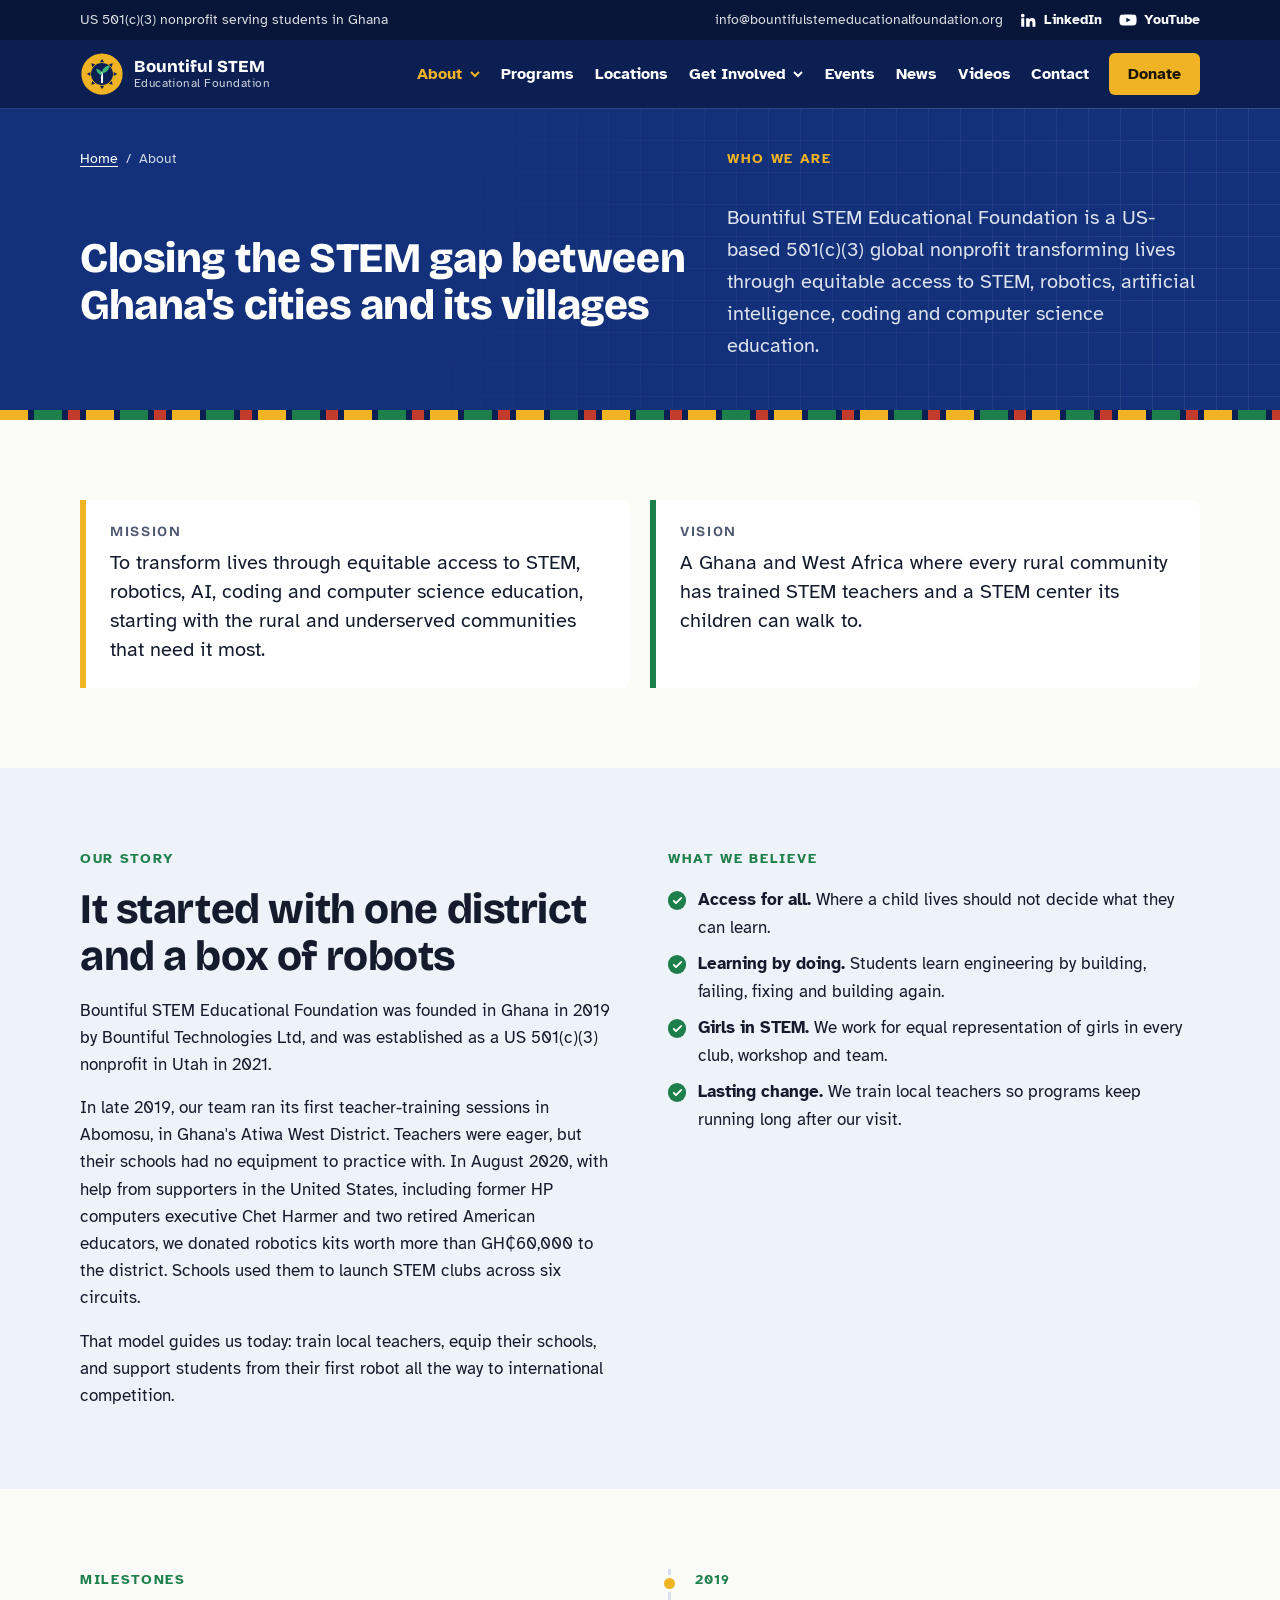
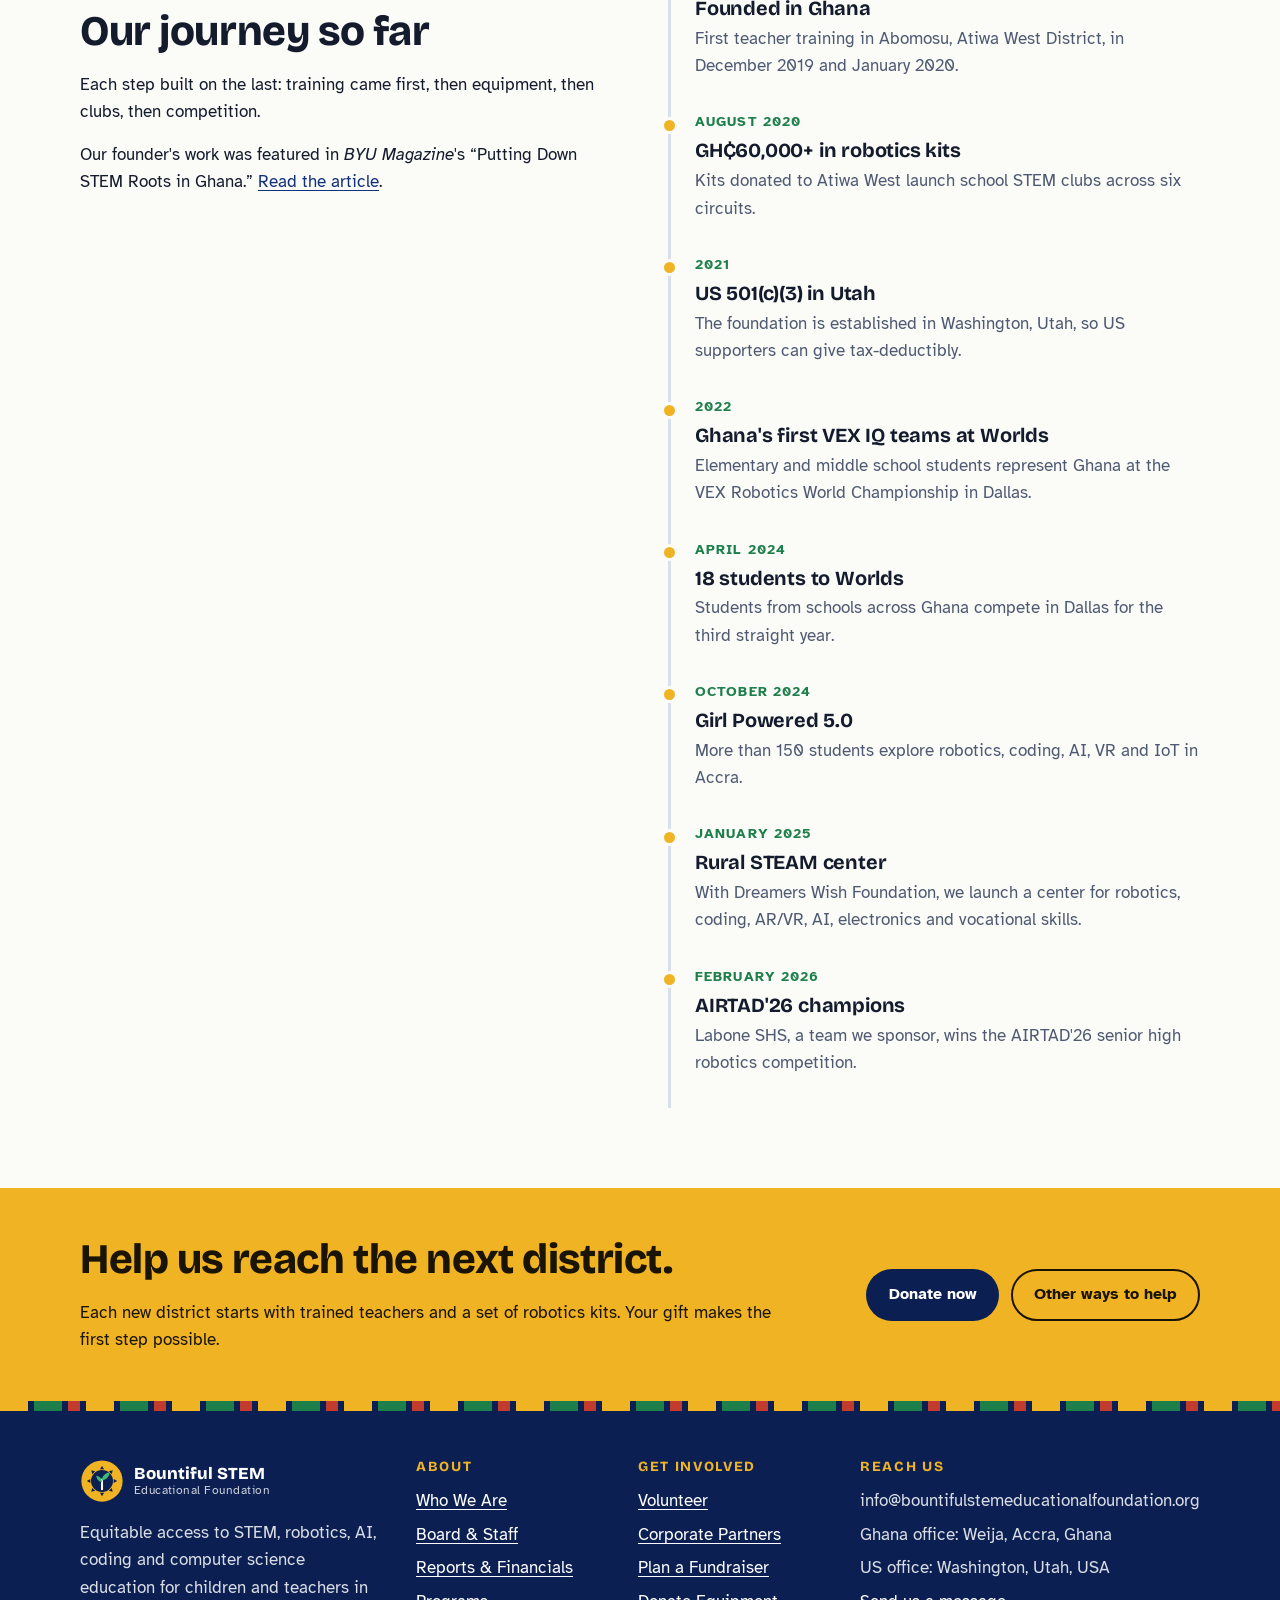
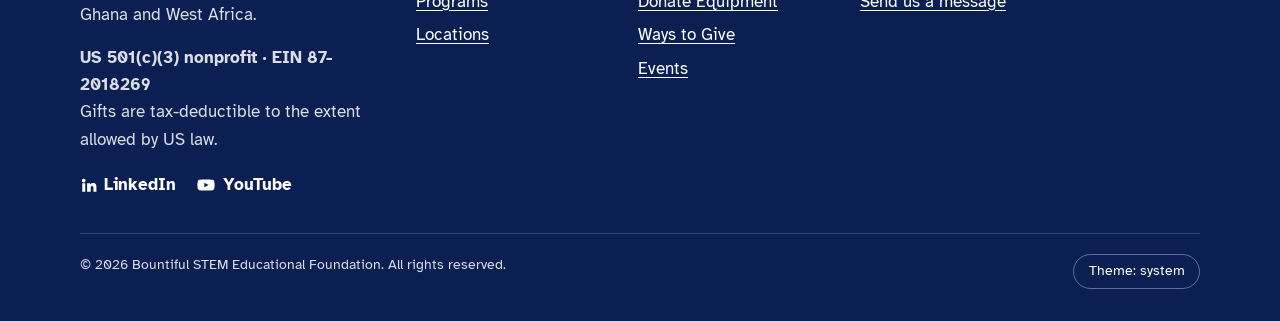
<file: about.html>
<!doctype html>
<html lang="en">
<head>
<meta charset="utf-8">
<meta name="viewport" content="width=device-width, initial-scale=1, viewport-fit=cover">
<title>About Us | Bountiful STEM Educational Foundation</title>
<meta name="claude:viewport-fit-sides" content="cover">
<meta name="description" content="Founded in Ghana in 2019 and a US 501(c)(3) since 2021, Bountiful STEM trains teachers and equips rural schools with robotics and STEM. Our mission, story and milestones.">
<meta name="robots" content="index, follow, max-image-preview:large">
<link rel="canonical" href="https://www.bountifulstem.org/about.html">
<meta name="theme-color" content="#0b1f52">
<meta property="og:type" content="website">
<meta property="og:site_name" content="Bountiful STEM Educational Foundation">
<meta property="og:title" content="About Us | Bountiful STEM Educational Foundation">
<meta property="og:description" content="Founded in Ghana in 2019 and a US 501(c)(3) since 2021, Bountiful STEM trains teachers and equips rural schools with robotics and STEM. Our mission, story and milestones.">
<meta property="og:url" content="https://www.bountifulstem.org/about.html">
<meta property="og:image" content="https://www.bountifulstem.org/assets/img/og-image.png">
<meta property="og:locale" content="en_US">
<meta name="twitter:card" content="summary_large_image">
<meta name="twitter:title" content="About Us | Bountiful STEM Educational Foundation">
<meta name="twitter:description" content="Founded in Ghana in 2019 and a US 501(c)(3) since 2021, Bountiful STEM trains teachers and equips rural schools with robotics and STEM. Our mission, story and milestones.">
<meta name="twitter:image" content="https://www.bountifulstem.org/assets/img/og-image.png">
<link rel="icon" href="assets/img/favicon.svg" type="image/svg+xml">
<link rel="apple-touch-icon" href="assets/img/apple-touch-icon.png">
<link rel="manifest" href="site.webmanifest">
<link rel="preconnect" href="https://fonts.googleapis.com">
<link rel="preconnect" href="https://fonts.gstatic.com" crossorigin>
<link rel="stylesheet" href="https://fonts.googleapis.com/css2?family=Atkinson+Hyperlegible:ital,wght@0,400;0,700;1,400&family=Bricolage+Grotesque:opsz,wght@12..96,600;12..96,700;12..96,800&display=swap">
<link rel="stylesheet" href="assets/css/style.css">
<script type="application/ld+json">{"@context": "https://schema.org", "@type": "BreadcrumbList", "itemListElement": [{"@type": "ListItem", "position": 1, "name": "Home", "item": "https://www.bountifulstem.org/"}, {"@type": "ListItem", "position": 2, "name": "About", "item": "https://www.bountifulstem.org/about.html"}]}</script>
</head>
<body>
<a class="skip" href="#main">Skip to main content</a>
<div class="topbar">
  <div class="wrap topbar-inner">
    <span class="topbar-note">US 501(c)(3) nonprofit serving students in Ghana</span>
    <div class="topbar-links">
      <span class="topbar-email">info@bountifulstemeducationalfoundation.org</span>
      <a class="social social-sm" href="https://www.linkedin.com/company/bountiful-stem-educational-foundation" rel="me noopener" target="_blank" aria-label="Bountiful STEM on LinkedIn"><svg width="18" height="18" viewBox="0 0 24 24" fill="currentColor" aria-hidden="true"><path d="M4.98 3.5a2.5 2.5 0 1 1 0 5 2.5 2.5 0 0 1 0-5zM3 9.75h4V21H3zM9.5 9.75h3.8v1.6h.06c.53-1 1.83-2.05 3.77-2.05 4.03 0 4.77 2.65 4.77 6.1V21h-4v-5c0-1.2-.02-2.73-1.66-2.73-1.67 0-1.93 1.3-1.93 2.64V21H9.5z"/></svg><span>LinkedIn</span></a><a class="social social-sm" href="videos.html" aria-label="Bountiful STEM videos on YouTube"><svg width="20" height="18" viewBox="0 0 24 24" fill="currentColor" aria-hidden="true"><path d="M23 7.2a3 3 0 0 0-2.1-2.1C19 4.6 12 4.6 12 4.6s-7 0-8.9.5A3 3 0 0 0 1 7.2 31 31 0 0 0 .5 12 31 31 0 0 0 1 16.8a3 3 0 0 0 2.1 2.1c1.9.5 8.9.5 8.9.5s7 0 8.9-.5a3 3 0 0 0 2.1-2.1 31 31 0 0 0 .5-4.8 31 31 0 0 0-.5-4.8zM9.75 15.1V8.9L15.5 12z"/></svg><span>YouTube</span></a>
    </div>
  </div>
</div>
<header class="site-header">
  <div class="wrap header-inner">
    <a class="brand" href="index.html" aria-label="Bountiful STEM Educational Foundation home">
      <img src="assets/img/logo.svg" alt="" width="44" height="44">
      <span class="brand-name">Bountiful STEM<small>Educational Foundation</small></span>
    </a>
    <div class="header-actions">
      <a class="btn btn-gold btn-sm donate-mobile" href="donate.html">Donate</a>
      <button class="nav-toggle" type="button" aria-expanded="false" aria-controls="site-nav">Menu</button>
    </div>
    <nav class="site-nav" id="site-nav" aria-label="Main">
      <ul class="nav-list">
        <li class="has-sub is-active"><button class="sub-toggle" type="button" aria-expanded="false" aria-controls="sub-0">About<svg width="12" height="12" viewBox="0 0 12 12" aria-hidden="true"><path d="M2 4l4 4 4-4" fill="none" stroke="currentColor" stroke-width="2"/></svg></button><ul class="sub" id="sub-0"><li><a href="about.html" aria-current="page">Who We Are</a></li><li><a href="board-staff.html">Board & Staff</a></li><li><a href="reports.html">Reports & Financials</a></li></ul></li>
        <li><a href="programs.html">Programs</a></li>
        <li><a href="locations.html">Locations</a></li>
        <li class="has-sub"><button class="sub-toggle" type="button" aria-expanded="false" aria-controls="sub-3">Get Involved<svg width="12" height="12" viewBox="0 0 12 12" aria-hidden="true"><path d="M2 4l4 4 4-4" fill="none" stroke="currentColor" stroke-width="2"/></svg></button><ul class="sub" id="sub-3"><li><a href="get-involved.html#volunteer">Volunteer</a></li><li><a href="get-involved.html#corporate">Corporate Partners</a></li><li><a href="get-involved.html#fundraiser">Plan a Fundraiser</a></li><li><a href="get-involved.html#equipment">Donate Equipment</a></li></ul></li>
        <li><a href="events.html">Events</a></li>
        <li><a href="news.html">News</a></li>
        <li><a href="videos.html">Videos</a></li>
        <li><a href="contact.html">Contact</a></li>
        <li class="nav-donate"><a class="btn btn-gold" href="donate.html">Donate</a></li>
      </ul>
    </nav>
  </div>
</header>
<main id="main">
<section class="hero page-hero">
  <div class="hero-grid" aria-hidden="true"></div>
  <div class="wrap stack">
    <nav class="crumbs" aria-label="Breadcrumb"><a href="index.html">Home</a><span aria-hidden="true">/</span><span>About</span></nav>
    <p class="eyebrow">Who we are</p>
    <h1>Closing the STEM gap between Ghana's cities and its villages</h1>
    <p class="lede">Bountiful STEM Educational Foundation is a US-based 501(c)(3) global nonprofit transforming lives through equitable access to STEM, robotics, artificial intelligence, coding and computer science education.</p>
  </div>
</section>
<div class="kente" role="presentation"></div>

<section class="section">
  <div class="wrap mv">
    <div class="mv-item"><h3>Mission</h3><p>To transform lives through equitable access to STEM, robotics, AI, coding and computer science education, starting with the rural and underserved communities that need it most.</p></div>
    <div class="mv-item"><h3>Vision</h3><p>A Ghana and West Africa where every rural community has trained STEM teachers and a STEM center its children can walk to.</p></div>
  </div>
</section>

<section class="section section-tint">
  <div class="wrap split" style="align-items:start">
    <div class="stack">
      <p class="eyebrow">Our story</p>
      <h2>It started with one district and a box of robots</h2>
      <p>Bountiful STEM Educational Foundation was founded in Ghana in 2019 by Bountiful Technologies Ltd, and was established as a US 501(c)(3) nonprofit in Utah in 2021.</p>
      <p>In late 2019, our team ran its first teacher-training sessions in Abomosu, in Ghana's Atiwa West District. Teachers were eager, but their schools had no equipment to practice with. In August 2020, with help from supporters in the United States, including former HP computers executive Chet Harmer and two retired American educators, we donated robotics kits worth more than GH₵60,000 to the district. Schools used them to launch STEM clubs across six circuits.</p>
      <p>That model guides us today: train local teachers, equip their schools, and support students from their first robot all the way to international competition.</p>
    </div>
    <div class="stack">
      <p class="eyebrow">What we believe</p>
      <ul class="checklist">
        <li><strong>Access for all.</strong> Where a child lives should not decide what they can learn.</li>
        <li><strong>Learning by doing.</strong> Students learn engineering by building, failing, fixing and building again.</li>
        <li><strong>Girls in STEM.</strong> We work for equal representation of girls in every club, workshop and team.</li>
        <li><strong>Lasting change.</strong> We train local teachers so programs keep running long after our visit.</li>
      </ul>
    </div>
  </div>
</section>

<section class="section" id="impact">
  <div class="wrap split" style="align-items:start">
    <div class="stack">
      <p class="eyebrow">Milestones</p>
      <h2>Our journey so far</h2>
      <p>Each step built on the last: training came first, then equipment, then clubs, then competition.</p>
      <p>Our founder's work was featured in <em>BYU Magazine</em>'s “Putting Down STEM Roots in Ghana.” <a href="https://magazine.byu.edu/article/putting-down-stem-roots-in-ghana" rel="noopener" target="_blank">Read the article</a>.</p>
    </div>
    <ol class="timeline">
      <li><time datetime="2019-11">2019</time><h3>Founded in Ghana</h3><p>First teacher training in Abomosu, Atiwa West District, in December 2019 and January 2020.</p></li>
      <li><time datetime="2020-08">August 2020</time><h3>GH₵60,000+ in robotics kits</h3><p>Kits donated to Atiwa West launch school STEM clubs across six circuits.</p></li>
      <li><time datetime="2021">2021</time><h3>US 501(c)(3) in Utah</h3><p>The foundation is established in Washington, Utah, so US supporters can give tax-deductibly.</p></li>
      <li><time datetime="2022">2022</time><h3>Ghana's first VEX IQ teams at Worlds</h3><p>Elementary and middle school students represent Ghana at the VEX Robotics World Championship in Dallas.</p></li>
      <li><time datetime="2024-04">April 2024</time><h3>18 students to Worlds</h3><p>Students from schools across Ghana compete in Dallas for the third straight year.</p></li>
      <li><time datetime="2024-10">October 2024</time><h3>Girl Powered 5.0</h3><p>More than 150 students explore robotics, coding, AI, VR and IoT in Accra.</p></li>
      <li><time datetime="2025-01">January 2025</time><h3>Rural STEAM center</h3><p>With Dreamers Wish Foundation, we launch a center for robotics, coding, AR/VR, AI, electronics and vocational skills.</p></li>
      <li><time datetime="2026-02">February 2026</time><h3>AIRTAD'26 champions</h3><p>Labone SHS, a team we sponsor, wins the AIRTAD'26 senior high robotics competition.</p></li>
    </ol>
  </div>
</section>
<section class="cta-band">
  <div class="wrap">
    <div class="stack">
      <h2>Help us reach the next district.</h2>
      <p>Each new district starts with trained teachers and a set of robotics kits. Your gift makes the first step possible.</p>
    </div>
    <div class="btn-row">
      <a class="btn btn-brand" href="donate.html">Donate now</a>
      <a class="btn btn-ghost" href="get-involved.html">Other ways to help</a>
    </div>
  </div>
</section>
</main>
<div class="kente" role="presentation"></div>
<footer class="site-footer">
  <div class="wrap">
    <div class="footer-cols">
      <div class="stack">
        <a class="brand" href="index.html">
          <img src="assets/img/logo.svg" alt="" width="44" height="44">
          <span class="brand-name">Bountiful STEM<small>Educational Foundation</small></span>
        </a>
        <p>Equitable access to STEM, robotics, AI, coding and computer science education for children and teachers in Ghana and West Africa.</p>
        <p><strong>US 501(c)(3) nonprofit · EIN 87-2018269</strong><br>Gifts are tax-deductible to the extent allowed by US law.</p>
        <div class="footer-social"><a class="social " href="https://www.linkedin.com/company/bountiful-stem-educational-foundation" rel="me noopener" target="_blank" aria-label="Bountiful STEM on LinkedIn"><svg width="18" height="18" viewBox="0 0 24 24" fill="currentColor" aria-hidden="true"><path d="M4.98 3.5a2.5 2.5 0 1 1 0 5 2.5 2.5 0 0 1 0-5zM3 9.75h4V21H3zM9.5 9.75h3.8v1.6h.06c.53-1 1.83-2.05 3.77-2.05 4.03 0 4.77 2.65 4.77 6.1V21h-4v-5c0-1.2-.02-2.73-1.66-2.73-1.67 0-1.93 1.3-1.93 2.64V21H9.5z"/></svg><span>LinkedIn</span></a><a class="social " href="videos.html" aria-label="Bountiful STEM videos on YouTube"><svg width="20" height="18" viewBox="0 0 24 24" fill="currentColor" aria-hidden="true"><path d="M23 7.2a3 3 0 0 0-2.1-2.1C19 4.6 12 4.6 12 4.6s-7 0-8.9.5A3 3 0 0 0 1 7.2 31 31 0 0 0 .5 12 31 31 0 0 0 1 16.8a3 3 0 0 0 2.1 2.1c1.9.5 8.9.5 8.9.5s7 0 8.9-.5a3 3 0 0 0 2.1-2.1 31 31 0 0 0 .5-4.8 31 31 0 0 0-.5-4.8zM9.75 15.1V8.9L15.5 12z"/></svg><span>YouTube</span></a></div>
      </div>
      <div>
        <h2>About</h2>
        <ul><li><a href="about.html">Who We Are</a></li><li><a href="board-staff.html">Board & Staff</a></li><li><a href="reports.html">Reports & Financials</a></li><li><a href="programs.html">Programs</a></li><li><a href="locations.html">Locations</a></li></ul>
      </div>
      <div>
        <h2>Get involved</h2>
        <ul><li><a href="get-involved.html#volunteer">Volunteer</a></li><li><a href="get-involved.html#corporate">Corporate Partners</a></li><li><a href="get-involved.html#fundraiser">Plan a Fundraiser</a></li><li><a href="get-involved.html#equipment">Donate Equipment</a></li><li><a href="donate.html">Ways to Give</a></li><li><a href="events.html">Events</a></li></ul>
      </div>
      <div>
        <h2>Reach us</h2>
        <ul>
          <li>info@bountifulstemeducationalfoundation.org</li>
          <li>Ghana office: Weija, Accra, Ghana</li>
          <li>US office: Washington, Utah, USA</li>
          <li><a href="contact.html">Send us a message</a></li>
        </ul>
      </div>
    </div>
    <div class="footer-legal">
      <span>© <span data-year>2026</span> Bountiful STEM Educational Foundation. All rights reserved.</span>
      <button class="theme-toggle" type="button" data-theme-toggle>Theme: system</button>
    </div>
  </div>
</footer>
<script src="assets/js/main.js" defer></script>
</body>
</html>
</file>
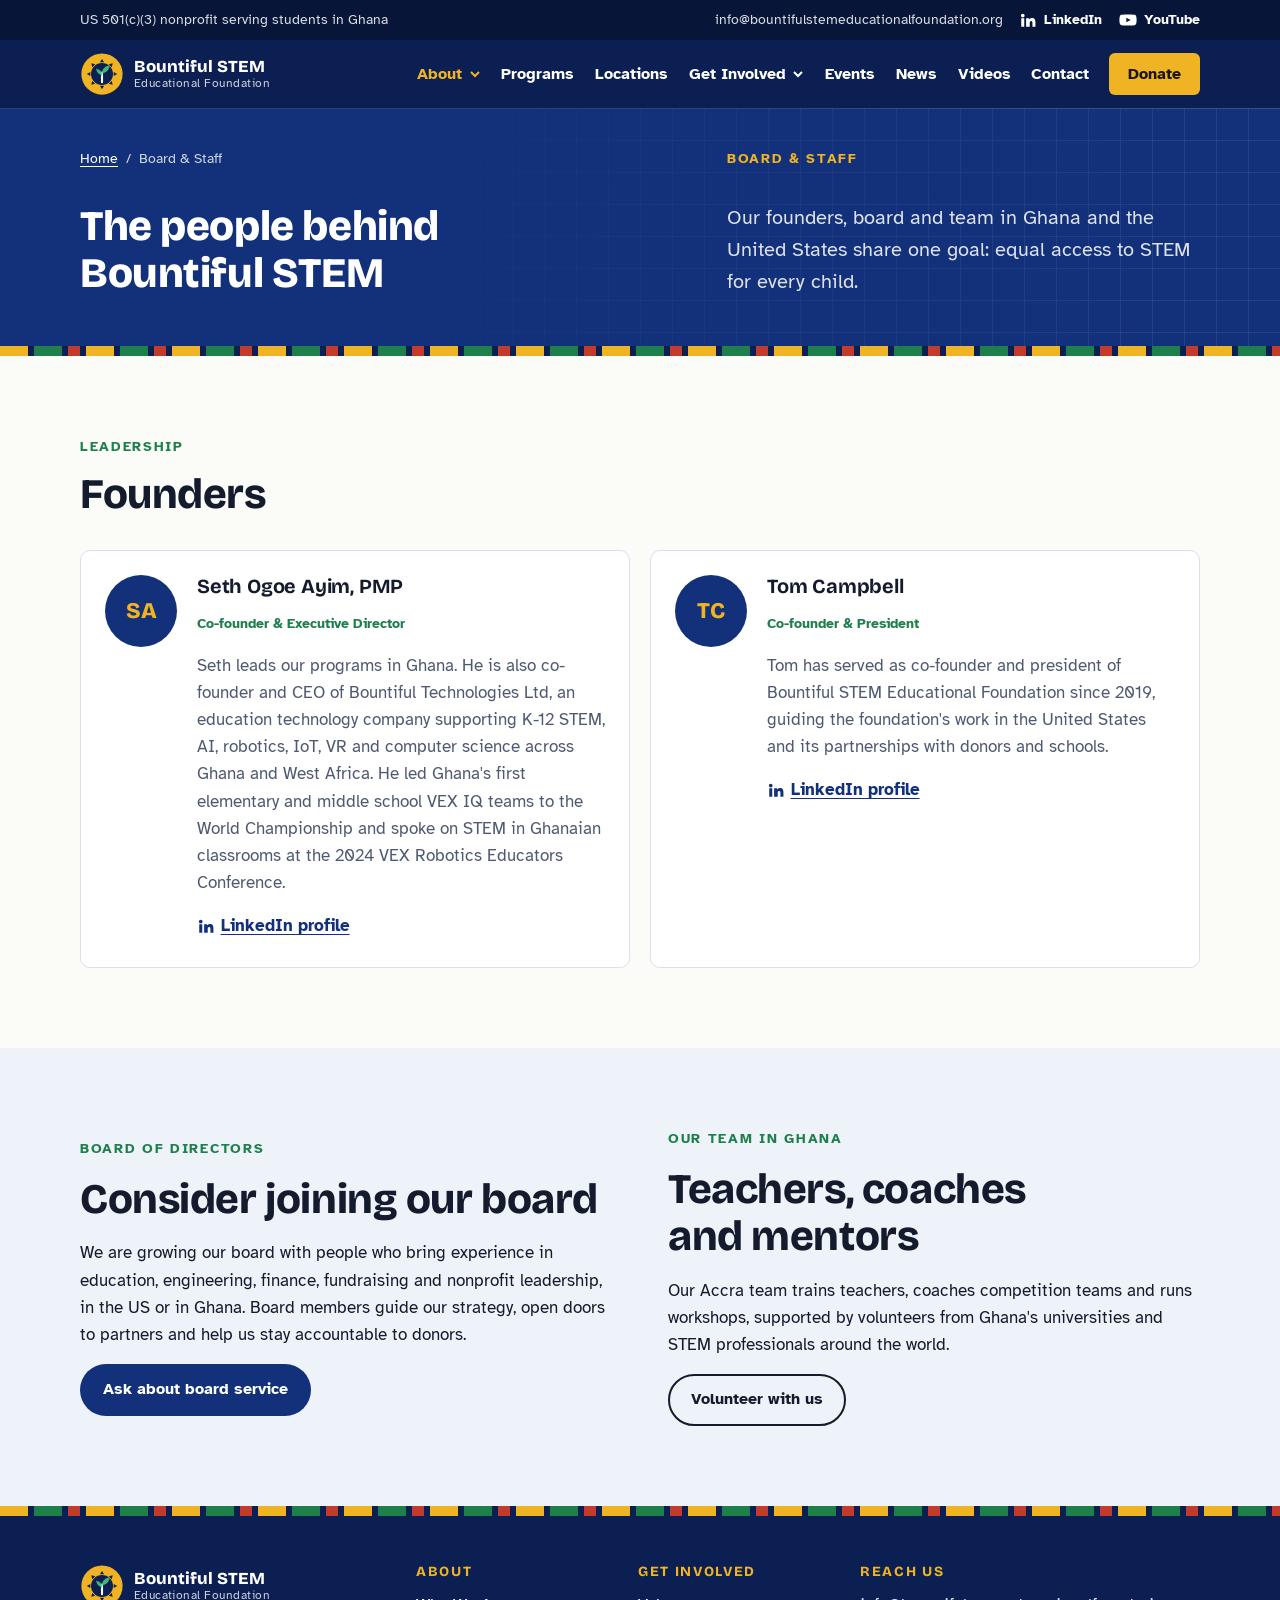
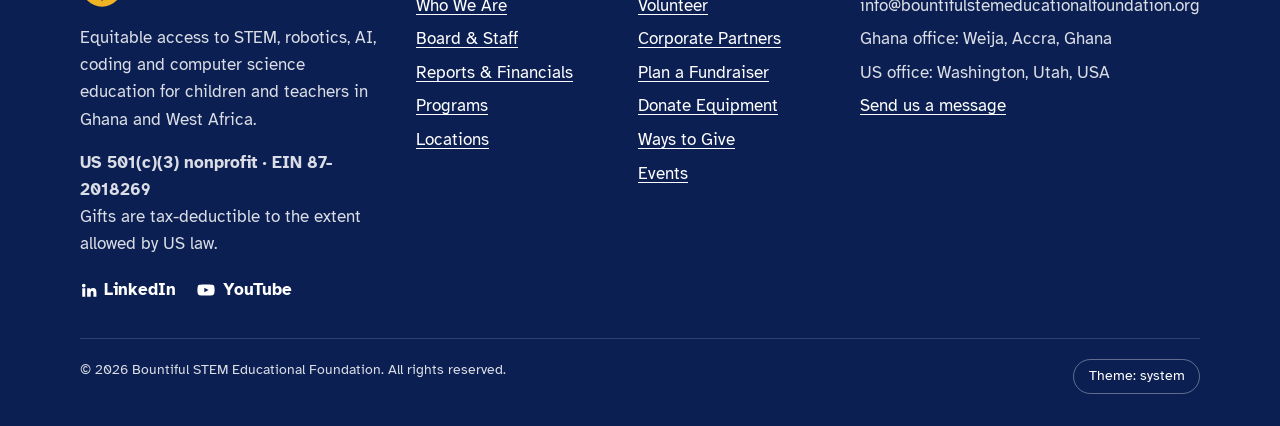
<file: board-staff.html>
<!doctype html>
<html lang="en">
<head>
<meta charset="utf-8">
<meta name="viewport" content="width=device-width, initial-scale=1, viewport-fit=cover">
<title>Board & Staff | Bountiful STEM Educational Foundation</title>
<meta name="claude:viewport-fit-sides" content="cover">
<meta name="description" content="Meet the founders and team of Bountiful STEM Educational Foundation, and learn about joining our board.">
<meta name="robots" content="index, follow, max-image-preview:large">
<link rel="canonical" href="https://www.bountifulstem.org/board-staff.html">
<meta name="theme-color" content="#0b1f52">
<meta property="og:type" content="website">
<meta property="og:site_name" content="Bountiful STEM Educational Foundation">
<meta property="og:title" content="Board & Staff | Bountiful STEM Educational Foundation">
<meta property="og:description" content="Meet the founders and team of Bountiful STEM Educational Foundation, and learn about joining our board.">
<meta property="og:url" content="https://www.bountifulstem.org/board-staff.html">
<meta property="og:image" content="https://www.bountifulstem.org/assets/img/og-image.png">
<meta property="og:locale" content="en_US">
<meta name="twitter:card" content="summary_large_image">
<meta name="twitter:title" content="Board & Staff | Bountiful STEM Educational Foundation">
<meta name="twitter:description" content="Meet the founders and team of Bountiful STEM Educational Foundation, and learn about joining our board.">
<meta name="twitter:image" content="https://www.bountifulstem.org/assets/img/og-image.png">
<link rel="icon" href="assets/img/favicon.svg" type="image/svg+xml">
<link rel="apple-touch-icon" href="assets/img/apple-touch-icon.png">
<link rel="manifest" href="site.webmanifest">
<link rel="preconnect" href="https://fonts.googleapis.com">
<link rel="preconnect" href="https://fonts.gstatic.com" crossorigin>
<link rel="stylesheet" href="https://fonts.googleapis.com/css2?family=Atkinson+Hyperlegible:ital,wght@0,400;0,700;1,400&family=Bricolage+Grotesque:opsz,wght@12..96,600;12..96,700;12..96,800&display=swap">
<link rel="stylesheet" href="assets/css/style.css">
<script type="application/ld+json">{"@context": "https://schema.org", "@type": "BreadcrumbList", "itemListElement": [{"@type": "ListItem", "position": 1, "name": "Home", "item": "https://www.bountifulstem.org/"}, {"@type": "ListItem", "position": 2, "name": "Board & Staff", "item": "https://www.bountifulstem.org/board-staff.html"}]}</script>
</head>
<body>
<a class="skip" href="#main">Skip to main content</a>
<div class="topbar">
  <div class="wrap topbar-inner">
    <span class="topbar-note">US 501(c)(3) nonprofit serving students in Ghana</span>
    <div class="topbar-links">
      <span class="topbar-email">info@bountifulstemeducationalfoundation.org</span>
      <a class="social social-sm" href="https://www.linkedin.com/company/bountiful-stem-educational-foundation" rel="me noopener" target="_blank" aria-label="Bountiful STEM on LinkedIn"><svg width="18" height="18" viewBox="0 0 24 24" fill="currentColor" aria-hidden="true"><path d="M4.98 3.5a2.5 2.5 0 1 1 0 5 2.5 2.5 0 0 1 0-5zM3 9.75h4V21H3zM9.5 9.75h3.8v1.6h.06c.53-1 1.83-2.05 3.77-2.05 4.03 0 4.77 2.65 4.77 6.1V21h-4v-5c0-1.2-.02-2.73-1.66-2.73-1.67 0-1.93 1.3-1.93 2.64V21H9.5z"/></svg><span>LinkedIn</span></a><a class="social social-sm" href="videos.html" aria-label="Bountiful STEM videos on YouTube"><svg width="20" height="18" viewBox="0 0 24 24" fill="currentColor" aria-hidden="true"><path d="M23 7.2a3 3 0 0 0-2.1-2.1C19 4.6 12 4.6 12 4.6s-7 0-8.9.5A3 3 0 0 0 1 7.2 31 31 0 0 0 .5 12 31 31 0 0 0 1 16.8a3 3 0 0 0 2.1 2.1c1.9.5 8.9.5 8.9.5s7 0 8.9-.5a3 3 0 0 0 2.1-2.1 31 31 0 0 0 .5-4.8 31 31 0 0 0-.5-4.8zM9.75 15.1V8.9L15.5 12z"/></svg><span>YouTube</span></a>
    </div>
  </div>
</div>
<header class="site-header">
  <div class="wrap header-inner">
    <a class="brand" href="index.html" aria-label="Bountiful STEM Educational Foundation home">
      <img src="assets/img/logo.svg" alt="" width="44" height="44">
      <span class="brand-name">Bountiful STEM<small>Educational Foundation</small></span>
    </a>
    <div class="header-actions">
      <a class="btn btn-gold btn-sm donate-mobile" href="donate.html">Donate</a>
      <button class="nav-toggle" type="button" aria-expanded="false" aria-controls="site-nav">Menu</button>
    </div>
    <nav class="site-nav" id="site-nav" aria-label="Main">
      <ul class="nav-list">
        <li class="has-sub is-active"><button class="sub-toggle" type="button" aria-expanded="false" aria-controls="sub-0">About<svg width="12" height="12" viewBox="0 0 12 12" aria-hidden="true"><path d="M2 4l4 4 4-4" fill="none" stroke="currentColor" stroke-width="2"/></svg></button><ul class="sub" id="sub-0"><li><a href="about.html">Who We Are</a></li><li><a href="board-staff.html" aria-current="page">Board & Staff</a></li><li><a href="reports.html">Reports & Financials</a></li></ul></li>
        <li><a href="programs.html">Programs</a></li>
        <li><a href="locations.html">Locations</a></li>
        <li class="has-sub"><button class="sub-toggle" type="button" aria-expanded="false" aria-controls="sub-3">Get Involved<svg width="12" height="12" viewBox="0 0 12 12" aria-hidden="true"><path d="M2 4l4 4 4-4" fill="none" stroke="currentColor" stroke-width="2"/></svg></button><ul class="sub" id="sub-3"><li><a href="get-involved.html#volunteer">Volunteer</a></li><li><a href="get-involved.html#corporate">Corporate Partners</a></li><li><a href="get-involved.html#fundraiser">Plan a Fundraiser</a></li><li><a href="get-involved.html#equipment">Donate Equipment</a></li></ul></li>
        <li><a href="events.html">Events</a></li>
        <li><a href="news.html">News</a></li>
        <li><a href="videos.html">Videos</a></li>
        <li><a href="contact.html">Contact</a></li>
        <li class="nav-donate"><a class="btn btn-gold" href="donate.html">Donate</a></li>
      </ul>
    </nav>
  </div>
</header>
<main id="main">
<section class="hero page-hero">
  <div class="hero-grid" aria-hidden="true"></div>
  <div class="wrap stack">
    <nav class="crumbs" aria-label="Breadcrumb"><a href="index.html">Home</a><span aria-hidden="true">/</span><span>Board & Staff</span></nav>
    <p class="eyebrow">Board & staff</p>
    <h1>The people behind Bountiful STEM</h1>
    <p class="lede">Our founders, board and team in Ghana and the United States share one goal: equal access to STEM for every child.</p>
  </div>
</section>
<div class="kente" role="presentation"></div>

<section class="section">
  <div class="wrap">
    <div class="section-head"><p class="eyebrow">Leadership</p><h2>Founders</h2></div>
    <div class="grid grid-2">
      <article class="card person">
        <div class="avatar" aria-hidden="true">SA</div>
        <div class="stack">
          <h3>Seth Ogoe Ayim, PMP</h3>
          <p class="tag">Co-founder &amp; Executive Director</p>
          <p>Seth leads our programs in Ghana. He is also co-founder and CEO of Bountiful Technologies Ltd, an education technology company supporting K-12 STEM, AI, robotics, IoT, VR and computer science across Ghana and West Africa. He led Ghana's first elementary and middle school VEX IQ teams to the World Championship and spoke on STEM in Ghanaian classrooms at the 2024 VEX Robotics Educators Conference.</p>
          <p class="card-link"><a href="https://www.linkedin.com/in/seth-ogoe-ayim-pmp-mpa-macs-cp-ip3-citip-stem-expert-9962b529/" rel="noopener" target="_blank"><svg width="18" height="18" viewBox="0 0 24 24" fill="currentColor" aria-hidden="true"><path d="M4.98 3.5a2.5 2.5 0 1 1 0 5 2.5 2.5 0 0 1 0-5zM3 9.75h4V21H3zM9.5 9.75h3.8v1.6h.06c.53-1 1.83-2.05 3.77-2.05 4.03 0 4.77 2.65 4.77 6.1V21h-4v-5c0-1.2-.02-2.73-1.66-2.73-1.67 0-1.93 1.3-1.93 2.64V21H9.5z"/></svg> LinkedIn profile</a></p>
        </div>
      </article>
      <article class="card person">
        <div class="avatar" aria-hidden="true">TC</div>
        <div class="stack">
          <h3>Tom Campbell</h3>
          <p class="tag">Co-founder &amp; President</p>
          <p>Tom has served as co-founder and president of Bountiful STEM Educational Foundation since 2019, guiding the foundation's work in the United States and its partnerships with donors and schools.</p>
          <p class="card-link"><a href="https://www.linkedin.com/in/tom-campbell-3847057/" rel="noopener" target="_blank"><svg width="18" height="18" viewBox="0 0 24 24" fill="currentColor" aria-hidden="true"><path d="M4.98 3.5a2.5 2.5 0 1 1 0 5 2.5 2.5 0 0 1 0-5zM3 9.75h4V21H3zM9.5 9.75h3.8v1.6h.06c.53-1 1.83-2.05 3.77-2.05 4.03 0 4.77 2.65 4.77 6.1V21h-4v-5c0-1.2-.02-2.73-1.66-2.73-1.67 0-1.93 1.3-1.93 2.64V21H9.5z"/></svg> LinkedIn profile</a></p>
        </div>
      </article>
    </div>
  </div>
</section>

<section class="section section-tint">
  <div class="wrap split">
    <div class="stack">
      <p class="eyebrow">Board of directors</p>
      <h2>Consider joining our board</h2>
      <p>We are growing our board with people who bring experience in education, engineering, finance, fundraising and nonprofit leadership, in the US or in Ghana. Board members guide our strategy, open doors to partners and help us stay accountable to donors.</p>
      <div class="btn-row"><a class="btn btn-brand" href="contact.html?topic=board">Ask about board service</a></div>
    </div>
    <div class="stack">
      <p class="eyebrow">Our team in Ghana</p>
      <h2>Teachers, coaches and mentors</h2>
      <p>Our Accra team trains teachers, coaches competition teams and runs workshops, supported by volunteers from Ghana's universities and STEM professionals around the world.</p>
      <div class="btn-row"><a class="btn btn-ghost" href="get-involved.html#volunteer">Volunteer with us</a></div>
    </div>
  </div>
</section>
</main>
<div class="kente" role="presentation"></div>
<footer class="site-footer">
  <div class="wrap">
    <div class="footer-cols">
      <div class="stack">
        <a class="brand" href="index.html">
          <img src="assets/img/logo.svg" alt="" width="44" height="44">
          <span class="brand-name">Bountiful STEM<small>Educational Foundation</small></span>
        </a>
        <p>Equitable access to STEM, robotics, AI, coding and computer science education for children and teachers in Ghana and West Africa.</p>
        <p><strong>US 501(c)(3) nonprofit · EIN 87-2018269</strong><br>Gifts are tax-deductible to the extent allowed by US law.</p>
        <div class="footer-social"><a class="social " href="https://www.linkedin.com/company/bountiful-stem-educational-foundation" rel="me noopener" target="_blank" aria-label="Bountiful STEM on LinkedIn"><svg width="18" height="18" viewBox="0 0 24 24" fill="currentColor" aria-hidden="true"><path d="M4.98 3.5a2.5 2.5 0 1 1 0 5 2.5 2.5 0 0 1 0-5zM3 9.75h4V21H3zM9.5 9.75h3.8v1.6h.06c.53-1 1.83-2.05 3.77-2.05 4.03 0 4.77 2.65 4.77 6.1V21h-4v-5c0-1.2-.02-2.73-1.66-2.73-1.67 0-1.93 1.3-1.93 2.64V21H9.5z"/></svg><span>LinkedIn</span></a><a class="social " href="videos.html" aria-label="Bountiful STEM videos on YouTube"><svg width="20" height="18" viewBox="0 0 24 24" fill="currentColor" aria-hidden="true"><path d="M23 7.2a3 3 0 0 0-2.1-2.1C19 4.6 12 4.6 12 4.6s-7 0-8.9.5A3 3 0 0 0 1 7.2 31 31 0 0 0 .5 12 31 31 0 0 0 1 16.8a3 3 0 0 0 2.1 2.1c1.9.5 8.9.5 8.9.5s7 0 8.9-.5a3 3 0 0 0 2.1-2.1 31 31 0 0 0 .5-4.8 31 31 0 0 0-.5-4.8zM9.75 15.1V8.9L15.5 12z"/></svg><span>YouTube</span></a></div>
      </div>
      <div>
        <h2>About</h2>
        <ul><li><a href="about.html">Who We Are</a></li><li><a href="board-staff.html">Board & Staff</a></li><li><a href="reports.html">Reports & Financials</a></li><li><a href="programs.html">Programs</a></li><li><a href="locations.html">Locations</a></li></ul>
      </div>
      <div>
        <h2>Get involved</h2>
        <ul><li><a href="get-involved.html#volunteer">Volunteer</a></li><li><a href="get-involved.html#corporate">Corporate Partners</a></li><li><a href="get-involved.html#fundraiser">Plan a Fundraiser</a></li><li><a href="get-involved.html#equipment">Donate Equipment</a></li><li><a href="donate.html">Ways to Give</a></li><li><a href="events.html">Events</a></li></ul>
      </div>
      <div>
        <h2>Reach us</h2>
        <ul>
          <li>info@bountifulstemeducationalfoundation.org</li>
          <li>Ghana office: Weija, Accra, Ghana</li>
          <li>US office: Washington, Utah, USA</li>
          <li><a href="contact.html">Send us a message</a></li>
        </ul>
      </div>
    </div>
    <div class="footer-legal">
      <span>© <span data-year>2026</span> Bountiful STEM Educational Foundation. All rights reserved.</span>
      <button class="theme-toggle" type="button" data-theme-toggle>Theme: system</button>
    </div>
  </div>
</footer>
<script src="assets/js/main.js" defer></script>
</body>
</html>
</file>
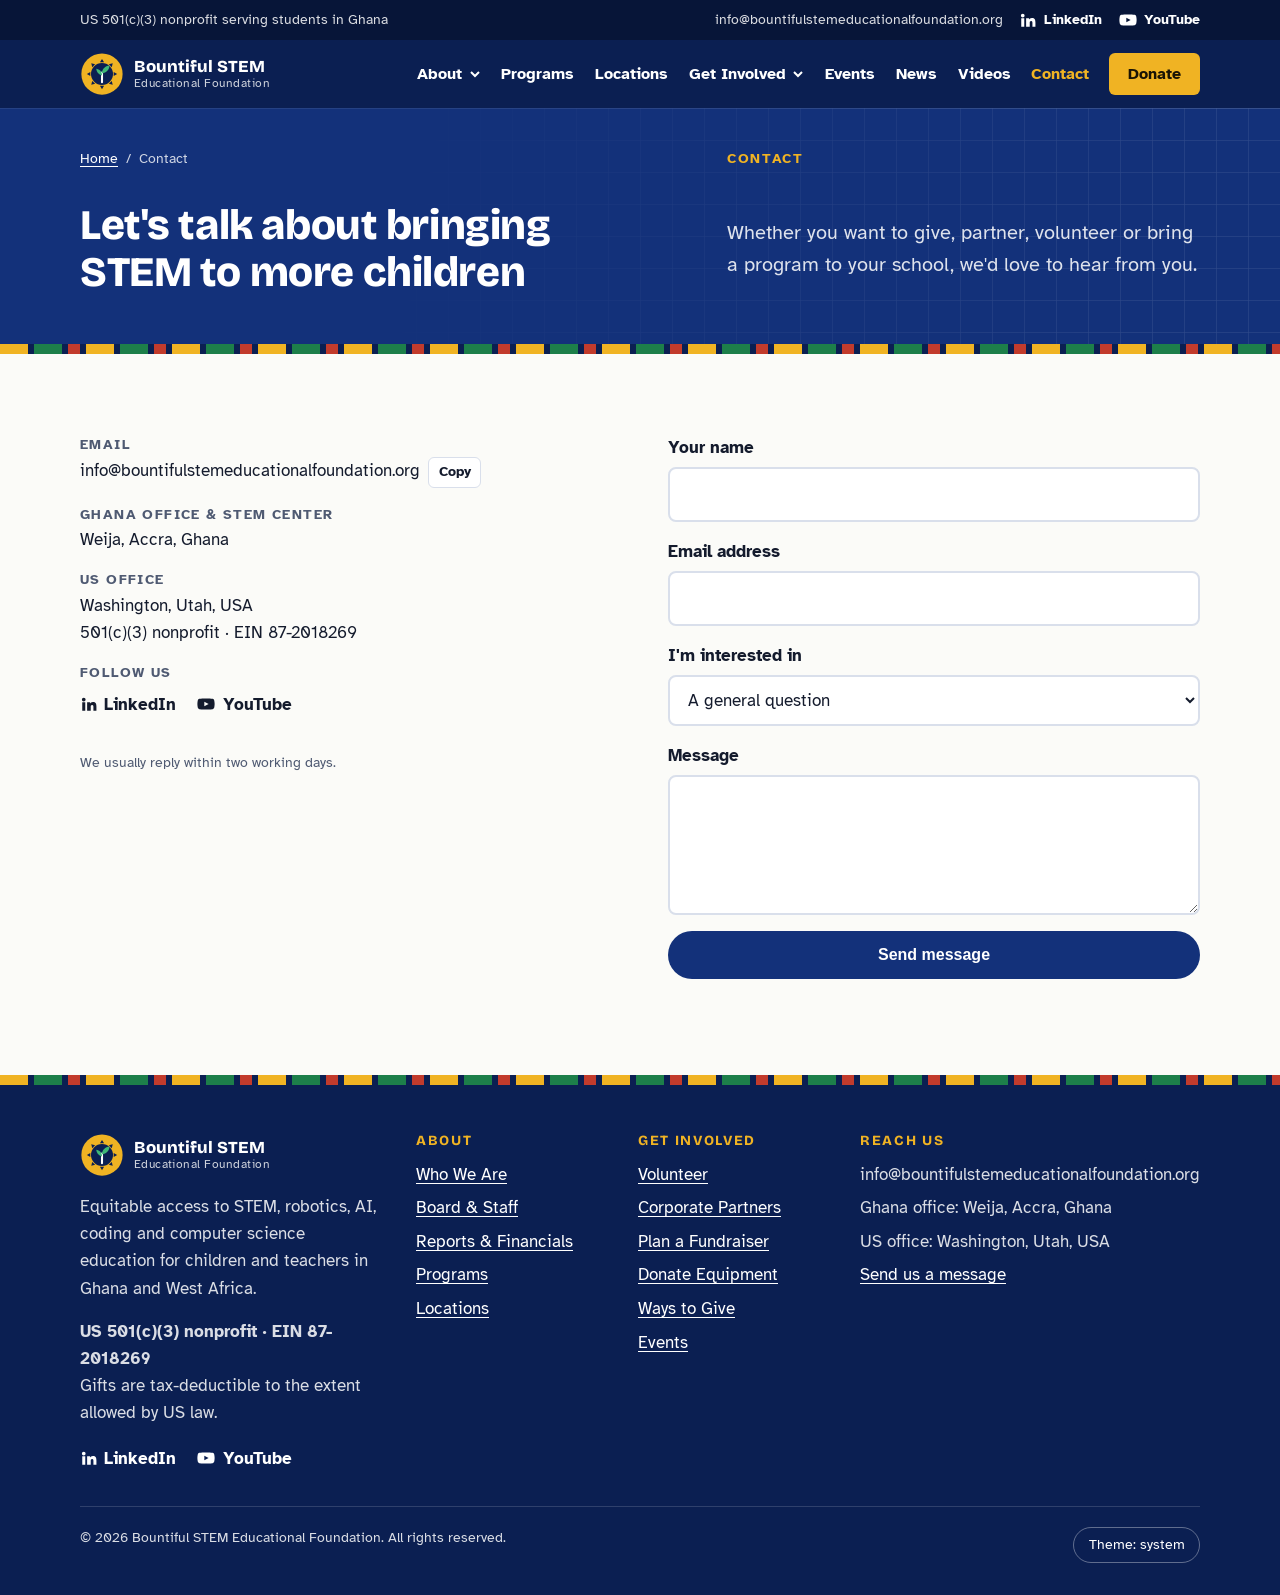
<file: contact.html>
<!doctype html>
<html lang="en">
<head>
<meta charset="utf-8">
<meta name="viewport" content="width=device-width, initial-scale=1, viewport-fit=cover">
<title>Contact Us | Bountiful STEM Educational Foundation</title>
<meta name="claude:viewport-fit-sides" content="cover">
<meta name="description" content="Contact Bountiful STEM Educational Foundation in Accra, Ghana, or Utah, USA, about donations, partnerships, volunteering or bringing STEM to your school.">
<meta name="robots" content="index, follow, max-image-preview:large">
<link rel="canonical" href="https://www.bountifulstem.org/contact.html">
<meta name="theme-color" content="#0b1f52">
<meta property="og:type" content="website">
<meta property="og:site_name" content="Bountiful STEM Educational Foundation">
<meta property="og:title" content="Contact Us | Bountiful STEM Educational Foundation">
<meta property="og:description" content="Contact Bountiful STEM Educational Foundation in Accra, Ghana, or Utah, USA, about donations, partnerships, volunteering or bringing STEM to your school.">
<meta property="og:url" content="https://www.bountifulstem.org/contact.html">
<meta property="og:image" content="https://www.bountifulstem.org/assets/img/og-image.png">
<meta property="og:locale" content="en_US">
<meta name="twitter:card" content="summary_large_image">
<meta name="twitter:title" content="Contact Us | Bountiful STEM Educational Foundation">
<meta name="twitter:description" content="Contact Bountiful STEM Educational Foundation in Accra, Ghana, or Utah, USA, about donations, partnerships, volunteering or bringing STEM to your school.">
<meta name="twitter:image" content="https://www.bountifulstem.org/assets/img/og-image.png">
<link rel="icon" href="assets/img/favicon.svg" type="image/svg+xml">
<link rel="apple-touch-icon" href="assets/img/apple-touch-icon.png">
<link rel="manifest" href="site.webmanifest">
<link rel="preconnect" href="https://fonts.googleapis.com">
<link rel="preconnect" href="https://fonts.gstatic.com" crossorigin>
<link rel="stylesheet" href="https://fonts.googleapis.com/css2?family=Atkinson+Hyperlegible:ital,wght@0,400;0,700;1,400&family=Bricolage+Grotesque:opsz,wght@12..96,600;12..96,700;12..96,800&display=swap">
<link rel="stylesheet" href="assets/css/style.css">
<script type="application/ld+json">{"@context": "https://schema.org", "@type": "BreadcrumbList", "itemListElement": [{"@type": "ListItem", "position": 1, "name": "Home", "item": "https://www.bountifulstem.org/"}, {"@type": "ListItem", "position": 2, "name": "Contact", "item": "https://www.bountifulstem.org/contact.html"}]}</script>
</head>
<body>
<a class="skip" href="#main">Skip to main content</a>
<div class="topbar">
  <div class="wrap topbar-inner">
    <span class="topbar-note">US 501(c)(3) nonprofit serving students in Ghana</span>
    <div class="topbar-links">
      <span class="topbar-email">info@bountifulstemeducationalfoundation.org</span>
      <a class="social social-sm" href="https://www.linkedin.com/company/bountiful-stem-educational-foundation" rel="me noopener" target="_blank" aria-label="Bountiful STEM on LinkedIn"><svg width="18" height="18" viewBox="0 0 24 24" fill="currentColor" aria-hidden="true"><path d="M4.98 3.5a2.5 2.5 0 1 1 0 5 2.5 2.5 0 0 1 0-5zM3 9.75h4V21H3zM9.5 9.75h3.8v1.6h.06c.53-1 1.83-2.05 3.77-2.05 4.03 0 4.77 2.65 4.77 6.1V21h-4v-5c0-1.2-.02-2.73-1.66-2.73-1.67 0-1.93 1.3-1.93 2.64V21H9.5z"/></svg><span>LinkedIn</span></a><a class="social social-sm" href="videos.html" aria-label="Bountiful STEM videos on YouTube"><svg width="20" height="18" viewBox="0 0 24 24" fill="currentColor" aria-hidden="true"><path d="M23 7.2a3 3 0 0 0-2.1-2.1C19 4.6 12 4.6 12 4.6s-7 0-8.9.5A3 3 0 0 0 1 7.2 31 31 0 0 0 .5 12 31 31 0 0 0 1 16.8a3 3 0 0 0 2.1 2.1c1.9.5 8.9.5 8.9.5s7 0 8.9-.5a3 3 0 0 0 2.1-2.1 31 31 0 0 0 .5-4.8 31 31 0 0 0-.5-4.8zM9.75 15.1V8.9L15.5 12z"/></svg><span>YouTube</span></a>
    </div>
  </div>
</div>
<header class="site-header">
  <div class="wrap header-inner">
    <a class="brand" href="index.html" aria-label="Bountiful STEM Educational Foundation home">
      <img src="assets/img/logo.svg" alt="" width="44" height="44">
      <span class="brand-name">Bountiful STEM<small>Educational Foundation</small></span>
    </a>
    <div class="header-actions">
      <a class="btn btn-gold btn-sm donate-mobile" href="donate.html">Donate</a>
      <button class="nav-toggle" type="button" aria-expanded="false" aria-controls="site-nav">Menu</button>
    </div>
    <nav class="site-nav" id="site-nav" aria-label="Main">
      <ul class="nav-list">
        <li class="has-sub"><button class="sub-toggle" type="button" aria-expanded="false" aria-controls="sub-0">About<svg width="12" height="12" viewBox="0 0 12 12" aria-hidden="true"><path d="M2 4l4 4 4-4" fill="none" stroke="currentColor" stroke-width="2"/></svg></button><ul class="sub" id="sub-0"><li><a href="about.html">Who We Are</a></li><li><a href="board-staff.html">Board & Staff</a></li><li><a href="reports.html">Reports & Financials</a></li></ul></li>
        <li><a href="programs.html">Programs</a></li>
        <li><a href="locations.html">Locations</a></li>
        <li class="has-sub"><button class="sub-toggle" type="button" aria-expanded="false" aria-controls="sub-3">Get Involved<svg width="12" height="12" viewBox="0 0 12 12" aria-hidden="true"><path d="M2 4l4 4 4-4" fill="none" stroke="currentColor" stroke-width="2"/></svg></button><ul class="sub" id="sub-3"><li><a href="get-involved.html#volunteer">Volunteer</a></li><li><a href="get-involved.html#corporate">Corporate Partners</a></li><li><a href="get-involved.html#fundraiser">Plan a Fundraiser</a></li><li><a href="get-involved.html#equipment">Donate Equipment</a></li></ul></li>
        <li><a href="events.html">Events</a></li>
        <li><a href="news.html">News</a></li>
        <li><a href="videos.html">Videos</a></li>
        <li><a href="contact.html" aria-current="page">Contact</a></li>
        <li class="nav-donate"><a class="btn btn-gold" href="donate.html">Donate</a></li>
      </ul>
    </nav>
  </div>
</header>
<main id="main">
<section class="hero page-hero">
  <div class="hero-grid" aria-hidden="true"></div>
  <div class="wrap stack">
    <nav class="crumbs" aria-label="Breadcrumb"><a href="index.html">Home</a><span aria-hidden="true">/</span><span>Contact</span></nav>
    <p class="eyebrow">Contact</p>
    <h1>Let's talk about bringing STEM to more children</h1>
    <p class="lede">Whether you want to give, partner, volunteer or bring a program to your school, we'd love to hear from you.</p>
  </div>
</section>
<div class="kente" role="presentation"></div>

<section class="section">
  <div class="wrap split" style="align-items:start">
    <div class="stack-lg">
      <ul class="contact-list">
        <li><strong>Email</strong><span data-copy-text>info@bountifulstemeducationalfoundation.org</span><button class="copy-btn" type="button" data-copy>Copy</button></li>
        <li><strong>Ghana office &amp; STEM center</strong>Weija, Accra, Ghana</li>
        <li><strong>US office</strong>Washington, Utah, USA<br>501(c)(3) nonprofit · EIN 87-2018269</li>
        <li><strong>Follow us</strong><span class="contact-social"><a class="social " href="https://www.linkedin.com/company/bountiful-stem-educational-foundation" rel="me noopener" target="_blank" aria-label="Bountiful STEM on LinkedIn"><svg width="18" height="18" viewBox="0 0 24 24" fill="currentColor" aria-hidden="true"><path d="M4.98 3.5a2.5 2.5 0 1 1 0 5 2.5 2.5 0 0 1 0-5zM3 9.75h4V21H3zM9.5 9.75h3.8v1.6h.06c.53-1 1.83-2.05 3.77-2.05 4.03 0 4.77 2.65 4.77 6.1V21h-4v-5c0-1.2-.02-2.73-1.66-2.73-1.67 0-1.93 1.3-1.93 2.64V21H9.5z"/></svg><span>LinkedIn</span></a><a class="social " href="videos.html" aria-label="Bountiful STEM videos on YouTube"><svg width="20" height="18" viewBox="0 0 24 24" fill="currentColor" aria-hidden="true"><path d="M23 7.2a3 3 0 0 0-2.1-2.1C19 4.6 12 4.6 12 4.6s-7 0-8.9.5A3 3 0 0 0 1 7.2 31 31 0 0 0 .5 12 31 31 0 0 0 1 16.8a3 3 0 0 0 2.1 2.1c1.9.5 8.9.5 8.9.5s7 0 8.9-.5a3 3 0 0 0 2.1-2.1 31 31 0 0 0 .5-4.8 31 31 0 0 0-.5-4.8zM9.75 15.1V8.9L15.5 12z"/></svg><span>YouTube</span></a></span></li>
      </ul>
      <p class="fineprint">We usually reply within two working days.</p>
    </div>
    <form class="form" id="contact-form" data-email="info@bountifulstemeducationalfoundation.org" novalidate>
      <div class="field"><label for="cf-name">Your name</label><input id="cf-name" name="name" autocomplete="name" required></div>
      <div class="field"><label for="cf-email">Email address</label><input id="cf-email" name="email" type="email" autocomplete="email" required></div>
      <div class="field"><label for="cf-topic">I'm interested in</label>
        <select id="cf-topic" name="topic">
          <option value="general">A general question</option>
          <option value="donation">Making a donation</option>
          <option value="equipment">Donating equipment</option>
          <option value="partnership">Partnering or sponsoring</option>
          <option value="volunteer">Volunteering or mentoring</option>
          <option value="fundraiser">Planning a fundraiser</option>
          <option value="school">Bringing a program to my school</option>
          <option value="events">Events and registration</option>
          <option value="board">Joining the board</option>
        </select>
      </div>
      <div class="field"><label for="cf-message">Message</label><textarea id="cf-message" name="message" required></textarea></div>
      <button class="btn btn-brand" type="submit">Send message</button>
      <p class="form-status" role="status" aria-live="polite"></p>
    </form>
  </div>
</section>
</main>
<div class="kente" role="presentation"></div>
<footer class="site-footer">
  <div class="wrap">
    <div class="footer-cols">
      <div class="stack">
        <a class="brand" href="index.html">
          <img src="assets/img/logo.svg" alt="" width="44" height="44">
          <span class="brand-name">Bountiful STEM<small>Educational Foundation</small></span>
        </a>
        <p>Equitable access to STEM, robotics, AI, coding and computer science education for children and teachers in Ghana and West Africa.</p>
        <p><strong>US 501(c)(3) nonprofit · EIN 87-2018269</strong><br>Gifts are tax-deductible to the extent allowed by US law.</p>
        <div class="footer-social"><a class="social " href="https://www.linkedin.com/company/bountiful-stem-educational-foundation" rel="me noopener" target="_blank" aria-label="Bountiful STEM on LinkedIn"><svg width="18" height="18" viewBox="0 0 24 24" fill="currentColor" aria-hidden="true"><path d="M4.98 3.5a2.5 2.5 0 1 1 0 5 2.5 2.5 0 0 1 0-5zM3 9.75h4V21H3zM9.5 9.75h3.8v1.6h.06c.53-1 1.83-2.05 3.77-2.05 4.03 0 4.77 2.65 4.77 6.1V21h-4v-5c0-1.2-.02-2.73-1.66-2.73-1.67 0-1.93 1.3-1.93 2.64V21H9.5z"/></svg><span>LinkedIn</span></a><a class="social " href="videos.html" aria-label="Bountiful STEM videos on YouTube"><svg width="20" height="18" viewBox="0 0 24 24" fill="currentColor" aria-hidden="true"><path d="M23 7.2a3 3 0 0 0-2.1-2.1C19 4.6 12 4.6 12 4.6s-7 0-8.9.5A3 3 0 0 0 1 7.2 31 31 0 0 0 .5 12 31 31 0 0 0 1 16.8a3 3 0 0 0 2.1 2.1c1.9.5 8.9.5 8.9.5s7 0 8.9-.5a3 3 0 0 0 2.1-2.1 31 31 0 0 0 .5-4.8 31 31 0 0 0-.5-4.8zM9.75 15.1V8.9L15.5 12z"/></svg><span>YouTube</span></a></div>
      </div>
      <div>
        <h2>About</h2>
        <ul><li><a href="about.html">Who We Are</a></li><li><a href="board-staff.html">Board & Staff</a></li><li><a href="reports.html">Reports & Financials</a></li><li><a href="programs.html">Programs</a></li><li><a href="locations.html">Locations</a></li></ul>
      </div>
      <div>
        <h2>Get involved</h2>
        <ul><li><a href="get-involved.html#volunteer">Volunteer</a></li><li><a href="get-involved.html#corporate">Corporate Partners</a></li><li><a href="get-involved.html#fundraiser">Plan a Fundraiser</a></li><li><a href="get-involved.html#equipment">Donate Equipment</a></li><li><a href="donate.html">Ways to Give</a></li><li><a href="events.html">Events</a></li></ul>
      </div>
      <div>
        <h2>Reach us</h2>
        <ul>
          <li>info@bountifulstemeducationalfoundation.org</li>
          <li>Ghana office: Weija, Accra, Ghana</li>
          <li>US office: Washington, Utah, USA</li>
          <li><a href="contact.html">Send us a message</a></li>
        </ul>
      </div>
    </div>
    <div class="footer-legal">
      <span>© <span data-year>2026</span> Bountiful STEM Educational Foundation. All rights reserved.</span>
      <button class="theme-toggle" type="button" data-theme-toggle>Theme: system</button>
    </div>
  </div>
</footer>
<script src="assets/js/main.js" defer></script>
</body>
</html>
</file>
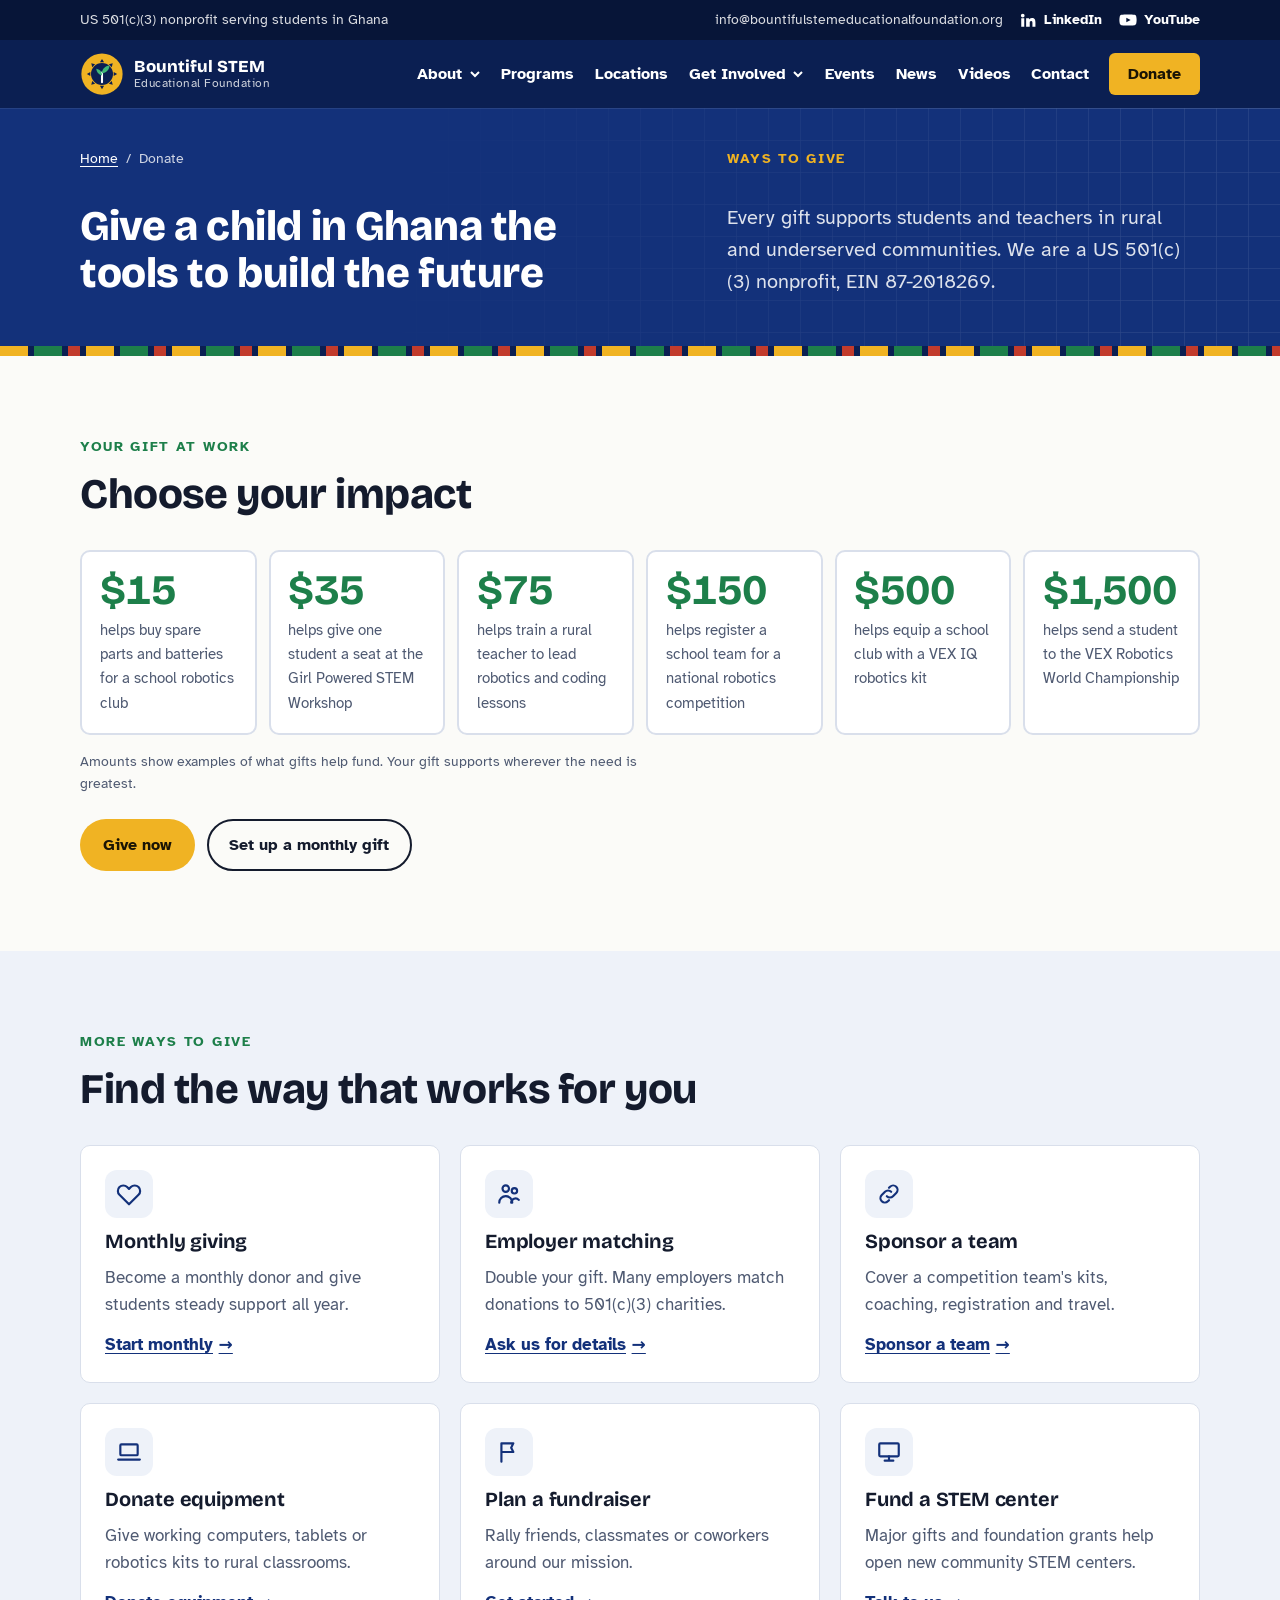
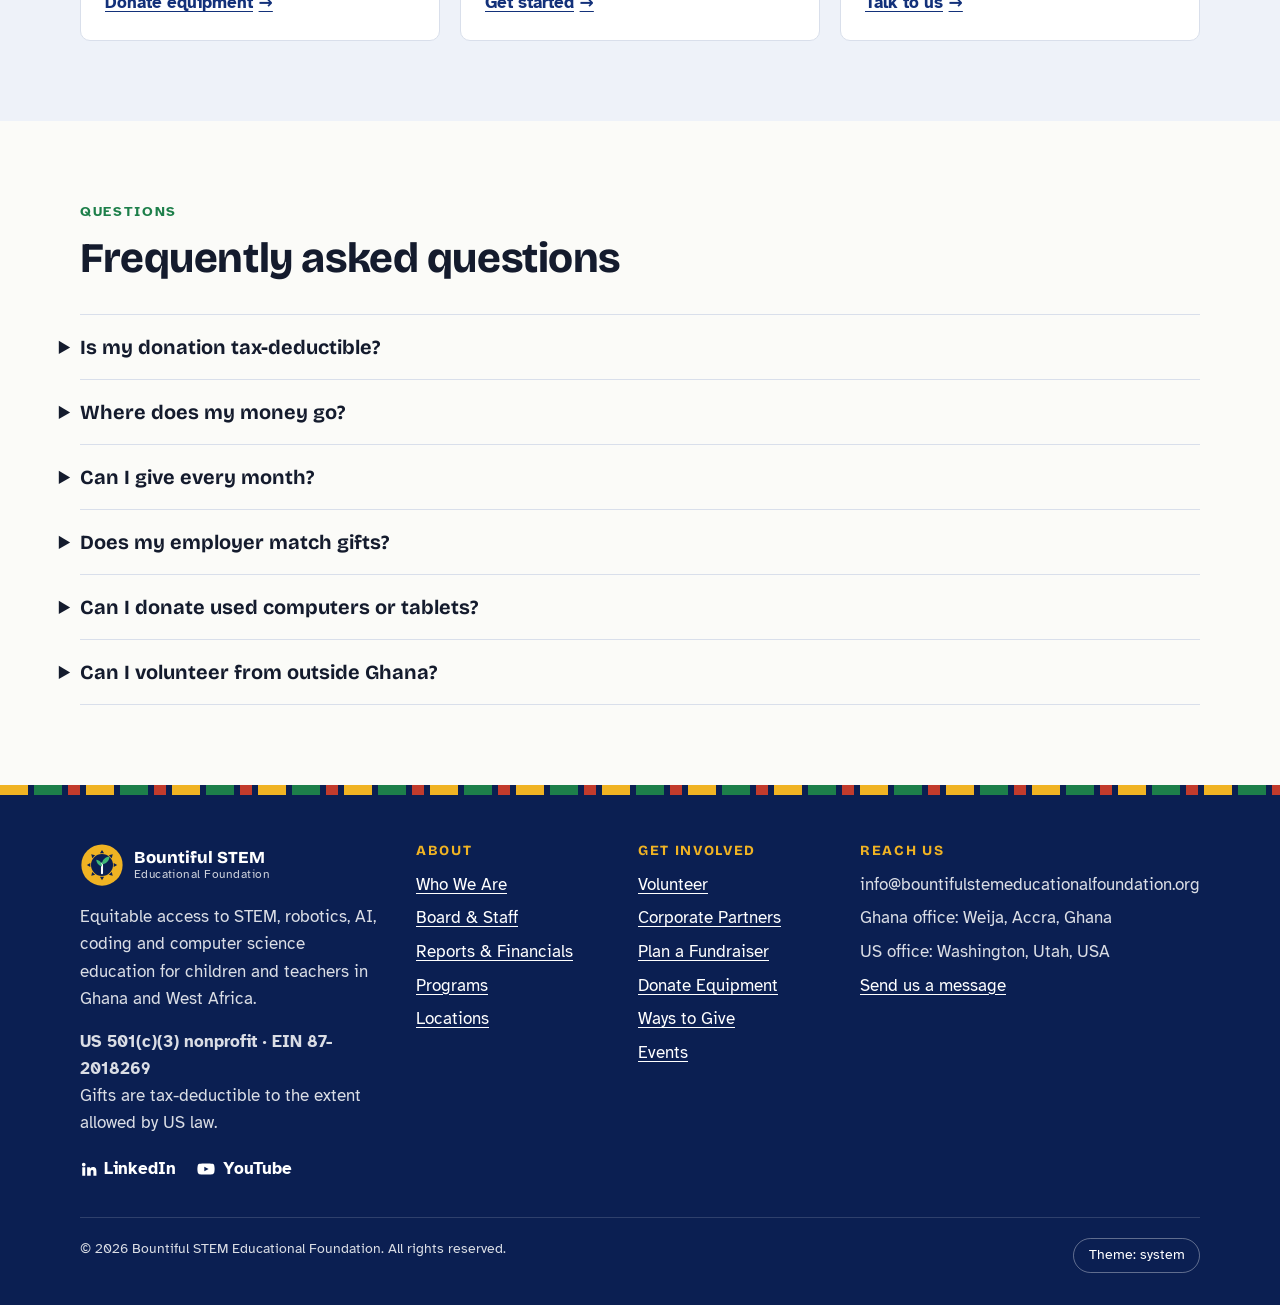
<file: donate.html>
<!doctype html>
<html lang="en">
<head>
<meta charset="utf-8">
<meta name="viewport" content="width=device-width, initial-scale=1, viewport-fit=cover">
<title>Donate | Bountiful STEM Educational Foundation</title>
<meta name="claude:viewport-fit-sides" content="cover">
<meta name="description" content="Make a tax-deductible gift to our 501(c)(3) and give children in rural Ghana robotics kits, trained teachers and a shot at the world stage.">
<meta name="robots" content="index, follow, max-image-preview:large">
<link rel="canonical" href="https://www.bountifulstem.org/donate.html">
<meta name="theme-color" content="#0b1f52">
<meta property="og:type" content="website">
<meta property="og:site_name" content="Bountiful STEM Educational Foundation">
<meta property="og:title" content="Donate | Bountiful STEM Educational Foundation">
<meta property="og:description" content="Make a tax-deductible gift to our 501(c)(3) and give children in rural Ghana robotics kits, trained teachers and a shot at the world stage.">
<meta property="og:url" content="https://www.bountifulstem.org/donate.html">
<meta property="og:image" content="https://www.bountifulstem.org/assets/img/og-image.png">
<meta property="og:locale" content="en_US">
<meta name="twitter:card" content="summary_large_image">
<meta name="twitter:title" content="Donate | Bountiful STEM Educational Foundation">
<meta name="twitter:description" content="Make a tax-deductible gift to our 501(c)(3) and give children in rural Ghana robotics kits, trained teachers and a shot at the world stage.">
<meta name="twitter:image" content="https://www.bountifulstem.org/assets/img/og-image.png">
<link rel="icon" href="assets/img/favicon.svg" type="image/svg+xml">
<link rel="apple-touch-icon" href="assets/img/apple-touch-icon.png">
<link rel="manifest" href="site.webmanifest">
<link rel="preconnect" href="https://fonts.googleapis.com">
<link rel="preconnect" href="https://fonts.gstatic.com" crossorigin>
<link rel="stylesheet" href="https://fonts.googleapis.com/css2?family=Atkinson+Hyperlegible:ital,wght@0,400;0,700;1,400&family=Bricolage+Grotesque:opsz,wght@12..96,600;12..96,700;12..96,800&display=swap">
<link rel="stylesheet" href="assets/css/style.css">
<script type="application/ld+json">{"@context": "https://schema.org", "@type": "BreadcrumbList", "itemListElement": [{"@type": "ListItem", "position": 1, "name": "Home", "item": "https://www.bountifulstem.org/"}, {"@type": "ListItem", "position": 2, "name": "Donate", "item": "https://www.bountifulstem.org/donate.html"}]}</script>
<script type="application/ld+json">{"@context": "https://schema.org", "@type": "FAQPage", "mainEntity": [{"@type": "Question", "name": "Is my donation tax-deductible?", "acceptedAnswer": {"@type": "Answer", "text": "Yes, for US taxpayers. Bountiful STEM Educational Foundation is a registered 501(c)(3) public charity (EIN 87-2018269). Gifts are tax-deductible to the extent allowed by law, and we send a receipt for every donation."}}, {"@type": "Question", "name": "Where does my money go?", "acceptedAnswer": {"@type": "Answer", "text": "Your gift funds robotics kits, teacher training, competition registration and travel, and the running of our STEM centers in Ghana."}}, {"@type": "Question", "name": "Can I give every month?", "acceptedAnswer": {"@type": "Answer", "text": "Yes. Monthly gifts let us plan programs a full year ahead. Choose the monthly option when you give online, or contact us to set one up."}}, {"@type": "Question", "name": "Does my employer match gifts?", "acceptedAnswer": {"@type": "Answer", "text": "Many companies match employee donations. Ask your HR team and give them our name and EIN."}}, {"@type": "Question", "name": "Can I donate used computers or tablets?", "acceptedAnswer": {"@type": "Answer", "text": "Yes. Working laptops, desktops and tablets are welcome. Email us with the type and number of devices and we will arrange collection."}}, {"@type": "Question", "name": "Can I volunteer from outside Ghana?", "acceptedAnswer": {"@type": "Answer", "text": "Yes. Engineers, teachers and STEM professionals can mentor students and teachers online, and some volunteers join us in person for workshops and competitions."}}]}</script>
</head>
<body>
<a class="skip" href="#main">Skip to main content</a>
<div class="topbar">
  <div class="wrap topbar-inner">
    <span class="topbar-note">US 501(c)(3) nonprofit serving students in Ghana</span>
    <div class="topbar-links">
      <span class="topbar-email">info@bountifulstemeducationalfoundation.org</span>
      <a class="social social-sm" href="https://www.linkedin.com/company/bountiful-stem-educational-foundation" rel="me noopener" target="_blank" aria-label="Bountiful STEM on LinkedIn"><svg width="18" height="18" viewBox="0 0 24 24" fill="currentColor" aria-hidden="true"><path d="M4.98 3.5a2.5 2.5 0 1 1 0 5 2.5 2.5 0 0 1 0-5zM3 9.75h4V21H3zM9.5 9.75h3.8v1.6h.06c.53-1 1.83-2.05 3.77-2.05 4.03 0 4.77 2.65 4.77 6.1V21h-4v-5c0-1.2-.02-2.73-1.66-2.73-1.67 0-1.93 1.3-1.93 2.64V21H9.5z"/></svg><span>LinkedIn</span></a><a class="social social-sm" href="videos.html" aria-label="Bountiful STEM videos on YouTube"><svg width="20" height="18" viewBox="0 0 24 24" fill="currentColor" aria-hidden="true"><path d="M23 7.2a3 3 0 0 0-2.1-2.1C19 4.6 12 4.6 12 4.6s-7 0-8.9.5A3 3 0 0 0 1 7.2 31 31 0 0 0 .5 12 31 31 0 0 0 1 16.8a3 3 0 0 0 2.1 2.1c1.9.5 8.9.5 8.9.5s7 0 8.9-.5a3 3 0 0 0 2.1-2.1 31 31 0 0 0 .5-4.8 31 31 0 0 0-.5-4.8zM9.75 15.1V8.9L15.5 12z"/></svg><span>YouTube</span></a>
    </div>
  </div>
</div>
<header class="site-header">
  <div class="wrap header-inner">
    <a class="brand" href="index.html" aria-label="Bountiful STEM Educational Foundation home">
      <img src="assets/img/logo.svg" alt="" width="44" height="44">
      <span class="brand-name">Bountiful STEM<small>Educational Foundation</small></span>
    </a>
    <div class="header-actions">
      <a class="btn btn-gold btn-sm donate-mobile" href="donate.html">Donate</a>
      <button class="nav-toggle" type="button" aria-expanded="false" aria-controls="site-nav">Menu</button>
    </div>
    <nav class="site-nav" id="site-nav" aria-label="Main">
      <ul class="nav-list">
        <li class="has-sub"><button class="sub-toggle" type="button" aria-expanded="false" aria-controls="sub-0">About<svg width="12" height="12" viewBox="0 0 12 12" aria-hidden="true"><path d="M2 4l4 4 4-4" fill="none" stroke="currentColor" stroke-width="2"/></svg></button><ul class="sub" id="sub-0"><li><a href="about.html">Who We Are</a></li><li><a href="board-staff.html">Board & Staff</a></li><li><a href="reports.html">Reports & Financials</a></li></ul></li>
        <li><a href="programs.html">Programs</a></li>
        <li><a href="locations.html">Locations</a></li>
        <li class="has-sub"><button class="sub-toggle" type="button" aria-expanded="false" aria-controls="sub-3">Get Involved<svg width="12" height="12" viewBox="0 0 12 12" aria-hidden="true"><path d="M2 4l4 4 4-4" fill="none" stroke="currentColor" stroke-width="2"/></svg></button><ul class="sub" id="sub-3"><li><a href="get-involved.html#volunteer">Volunteer</a></li><li><a href="get-involved.html#corporate">Corporate Partners</a></li><li><a href="get-involved.html#fundraiser">Plan a Fundraiser</a></li><li><a href="get-involved.html#equipment">Donate Equipment</a></li></ul></li>
        <li><a href="events.html">Events</a></li>
        <li><a href="news.html">News</a></li>
        <li><a href="videos.html">Videos</a></li>
        <li><a href="contact.html">Contact</a></li>
        <li class="nav-donate"><a class="btn btn-gold" href="donate.html" aria-current="page">Donate</a></li>
      </ul>
    </nav>
  </div>
</header>
<main id="main">
<section class="hero page-hero">
  <div class="hero-grid" aria-hidden="true"></div>
  <div class="wrap stack">
    <nav class="crumbs" aria-label="Breadcrumb"><a href="index.html">Home</a><span aria-hidden="true">/</span><span>Donate</span></nav>
    <p class="eyebrow">Ways to give</p>
    <h1>Give a child in Ghana the tools to build the future</h1>
    <p class="lede">Every gift supports students and teachers in rural and underserved communities. We are a US 501(c)(3) nonprofit, EIN 87-2018269.</p>
  </div>
</section>
<div class="kente" role="presentation"></div>

<section class="section">
  <div class="wrap">
    <div class="section-head"><p class="eyebrow">Your gift at work</p><h2>Choose your impact</h2></div>
    <div class="giving"><a class="give" href="donate.html"><b>$15</b><span>helps buy spare parts and batteries for a school robotics club</span></a><a class="give" href="donate.html"><b>$35</b><span>helps give one student a seat at the Girl Powered STEM Workshop</span></a><a class="give" href="donate.html"><b>$75</b><span>helps train a rural teacher to lead robotics and coding lessons</span></a><a class="give" href="donate.html"><b>$150</b><span>helps register a school team for a national robotics competition</span></a><a class="give" href="donate.html"><b>$500</b><span>helps equip a school club with a VEX IQ robotics kit</span></a><a class="give" href="donate.html"><b>$1,500</b><span>helps send a student to the VEX Robotics World Championship</span></a></div>
    <p class="fineprint" style="margin-top:1rem">Amounts show examples of what gifts help fund. Your gift supports wherever the need is greatest.</p>
    <div class="btn-row" style="margin-top:1.5rem"><a class="btn btn-gold" href="contact.html?topic=donation">Give now</a><a class="btn btn-ghost" href="contact.html?topic=donation">Set up a monthly gift</a></div>
  </div>
</section>

<section class="section section-tint">
  <div class="wrap">
    <div class="section-head"><p class="eyebrow">More ways to give</p><h2>Find the way that works for you</h2></div>
    <div class="grid grid-3">
      <article class="card">
  <div class="icon"><svg width="26" height="26" viewBox="0 0 24 24" fill="none" stroke="currentColor" stroke-width="2" stroke-linecap="round" stroke-linejoin="round" aria-hidden="true"><path d="M20.8 5.6a5 5 0 0 0-7.1 0L12 7.3l-1.7-1.7a5 5 0 1 0-7.1 7.1L12 21.5l8.8-8.8a5 5 0 0 0 0-7.1z"/></svg></div>
  <h3>Monthly giving</h3>
  <p>Become a monthly donor and give students steady support all year.</p><p class="card-link"><a href="contact.html?topic=donation">Start monthly <span aria-hidden="true">→</span></a></p>
</article>
      <article class="card">
  <div class="icon"><svg width="26" height="26" viewBox="0 0 24 24" fill="none" stroke="currentColor" stroke-width="2" stroke-linecap="round" stroke-linejoin="round" aria-hidden="true"><circle cx="9" cy="7" r="3"/><circle cx="17" cy="9" r="2.5"/><path d="M3 20a6 6 0 0 1 12 0M14 20a4 4 0 0 1 7-2.6"/></svg></div>
  <h3>Employer matching</h3>
  <p>Double your gift. Many employers match donations to 501(c)(3) charities.</p><p class="card-link"><a href="contact.html?topic=donation">Ask us for details <span aria-hidden="true">→</span></a></p>
</article>
      <article class="card">
  <div class="icon"><svg width="26" height="26" viewBox="0 0 24 24" fill="none" stroke="currentColor" stroke-width="2" stroke-linecap="round" stroke-linejoin="round" aria-hidden="true"><path d="M10 14a4 4 0 0 0 5.7 0l3-3a4 4 0 0 0-5.7-5.7l-1 1"/><path d="M14 10a4 4 0 0 0-5.7 0l-3 3a4 4 0 0 0 5.7 5.7l1-1"/></svg></div>
  <h3>Sponsor a team</h3>
  <p>Cover a competition team's kits, coaching, registration and travel.</p><p class="card-link"><a href="contact.html?topic=partnership">Sponsor a team <span aria-hidden="true">→</span></a></p>
</article>
      <article class="card">
  <div class="icon"><svg width="26" height="26" viewBox="0 0 24 24" fill="none" stroke="currentColor" stroke-width="2" stroke-linecap="round" stroke-linejoin="round" aria-hidden="true"><rect x="4" y="5" width="16" height="10" rx="1"/><path d="M2 19h20"/></svg></div>
  <h3>Donate equipment</h3>
  <p>Give working computers, tablets or robotics kits to rural classrooms.</p><p class="card-link"><a href="get-involved.html#equipment">Donate equipment <span aria-hidden="true">→</span></a></p>
</article>
      <article class="card">
  <div class="icon"><svg width="26" height="26" viewBox="0 0 24 24" fill="none" stroke="currentColor" stroke-width="2" stroke-linecap="round" stroke-linejoin="round" aria-hidden="true"><path d="M5 21V4M5 4h11l-2 4 2 4H5"/></svg></div>
  <h3>Plan a fundraiser</h3>
  <p>Rally friends, classmates or coworkers around our mission.</p><p class="card-link"><a href="get-involved.html#fundraiser">Get started <span aria-hidden="true">→</span></a></p>
</article>
      <article class="card">
  <div class="icon"><svg width="26" height="26" viewBox="0 0 24 24" fill="none" stroke="currentColor" stroke-width="2" stroke-linecap="round" stroke-linejoin="round" aria-hidden="true"><rect x="3" y="4" width="18" height="12" rx="1"/><path d="M8 20h8M12 16v4"/></svg></div>
  <h3>Fund a STEM center</h3>
  <p>Major gifts and foundation grants help open new community STEM centers.</p><p class="card-link"><a href="contact.html?topic=partnership">Talk to us <span aria-hidden="true">→</span></a></p>
</article>
    </div>
  </div>
</section>

<section class="section">
  <div class="wrap">
    <div class="section-head"><p class="eyebrow">Questions</p><h2>Frequently asked questions</h2></div>
    <div><details><summary>Is my donation tax-deductible?</summary><p>Yes, for US taxpayers. Bountiful STEM Educational Foundation is a registered 501(c)(3) public charity (EIN 87-2018269). Gifts are tax-deductible to the extent allowed by law, and we send a receipt for every donation.</p></details><details><summary>Where does my money go?</summary><p>Your gift funds robotics kits, teacher training, competition registration and travel, and the running of our STEM centers in Ghana.</p></details><details><summary>Can I give every month?</summary><p>Yes. Monthly gifts let us plan programs a full year ahead. Choose the monthly option when you give online, or contact us to set one up.</p></details><details><summary>Does my employer match gifts?</summary><p>Many companies match employee donations. Ask your HR team and give them our name and EIN.</p></details><details><summary>Can I donate used computers or tablets?</summary><p>Yes. Working laptops, desktops and tablets are welcome. Email us with the type and number of devices and we will arrange collection.</p></details><details><summary>Can I volunteer from outside Ghana?</summary><p>Yes. Engineers, teachers and STEM professionals can mentor students and teachers online, and some volunteers join us in person for workshops and competitions.</p></details></div>
  </div>
</section>
</main>
<div class="kente" role="presentation"></div>
<footer class="site-footer">
  <div class="wrap">
    <div class="footer-cols">
      <div class="stack">
        <a class="brand" href="index.html">
          <img src="assets/img/logo.svg" alt="" width="44" height="44">
          <span class="brand-name">Bountiful STEM<small>Educational Foundation</small></span>
        </a>
        <p>Equitable access to STEM, robotics, AI, coding and computer science education for children and teachers in Ghana and West Africa.</p>
        <p><strong>US 501(c)(3) nonprofit · EIN 87-2018269</strong><br>Gifts are tax-deductible to the extent allowed by US law.</p>
        <div class="footer-social"><a class="social " href="https://www.linkedin.com/company/bountiful-stem-educational-foundation" rel="me noopener" target="_blank" aria-label="Bountiful STEM on LinkedIn"><svg width="18" height="18" viewBox="0 0 24 24" fill="currentColor" aria-hidden="true"><path d="M4.98 3.5a2.5 2.5 0 1 1 0 5 2.5 2.5 0 0 1 0-5zM3 9.75h4V21H3zM9.5 9.75h3.8v1.6h.06c.53-1 1.83-2.05 3.77-2.05 4.03 0 4.77 2.65 4.77 6.1V21h-4v-5c0-1.2-.02-2.73-1.66-2.73-1.67 0-1.93 1.3-1.93 2.64V21H9.5z"/></svg><span>LinkedIn</span></a><a class="social " href="videos.html" aria-label="Bountiful STEM videos on YouTube"><svg width="20" height="18" viewBox="0 0 24 24" fill="currentColor" aria-hidden="true"><path d="M23 7.2a3 3 0 0 0-2.1-2.1C19 4.6 12 4.6 12 4.6s-7 0-8.9.5A3 3 0 0 0 1 7.2 31 31 0 0 0 .5 12 31 31 0 0 0 1 16.8a3 3 0 0 0 2.1 2.1c1.9.5 8.9.5 8.9.5s7 0 8.9-.5a3 3 0 0 0 2.1-2.1 31 31 0 0 0 .5-4.8 31 31 0 0 0-.5-4.8zM9.75 15.1V8.9L15.5 12z"/></svg><span>YouTube</span></a></div>
      </div>
      <div>
        <h2>About</h2>
        <ul><li><a href="about.html">Who We Are</a></li><li><a href="board-staff.html">Board & Staff</a></li><li><a href="reports.html">Reports & Financials</a></li><li><a href="programs.html">Programs</a></li><li><a href="locations.html">Locations</a></li></ul>
      </div>
      <div>
        <h2>Get involved</h2>
        <ul><li><a href="get-involved.html#volunteer">Volunteer</a></li><li><a href="get-involved.html#corporate">Corporate Partners</a></li><li><a href="get-involved.html#fundraiser">Plan a Fundraiser</a></li><li><a href="get-involved.html#equipment">Donate Equipment</a></li><li><a href="donate.html">Ways to Give</a></li><li><a href="events.html">Events</a></li></ul>
      </div>
      <div>
        <h2>Reach us</h2>
        <ul>
          <li>info@bountifulstemeducationalfoundation.org</li>
          <li>Ghana office: Weija, Accra, Ghana</li>
          <li>US office: Washington, Utah, USA</li>
          <li><a href="contact.html">Send us a message</a></li>
        </ul>
      </div>
    </div>
    <div class="footer-legal">
      <span>© <span data-year>2026</span> Bountiful STEM Educational Foundation. All rights reserved.</span>
      <button class="theme-toggle" type="button" data-theme-toggle>Theme: system</button>
    </div>
  </div>
</footer>
<script src="assets/js/main.js" defer></script>
</body>
</html>
</file>
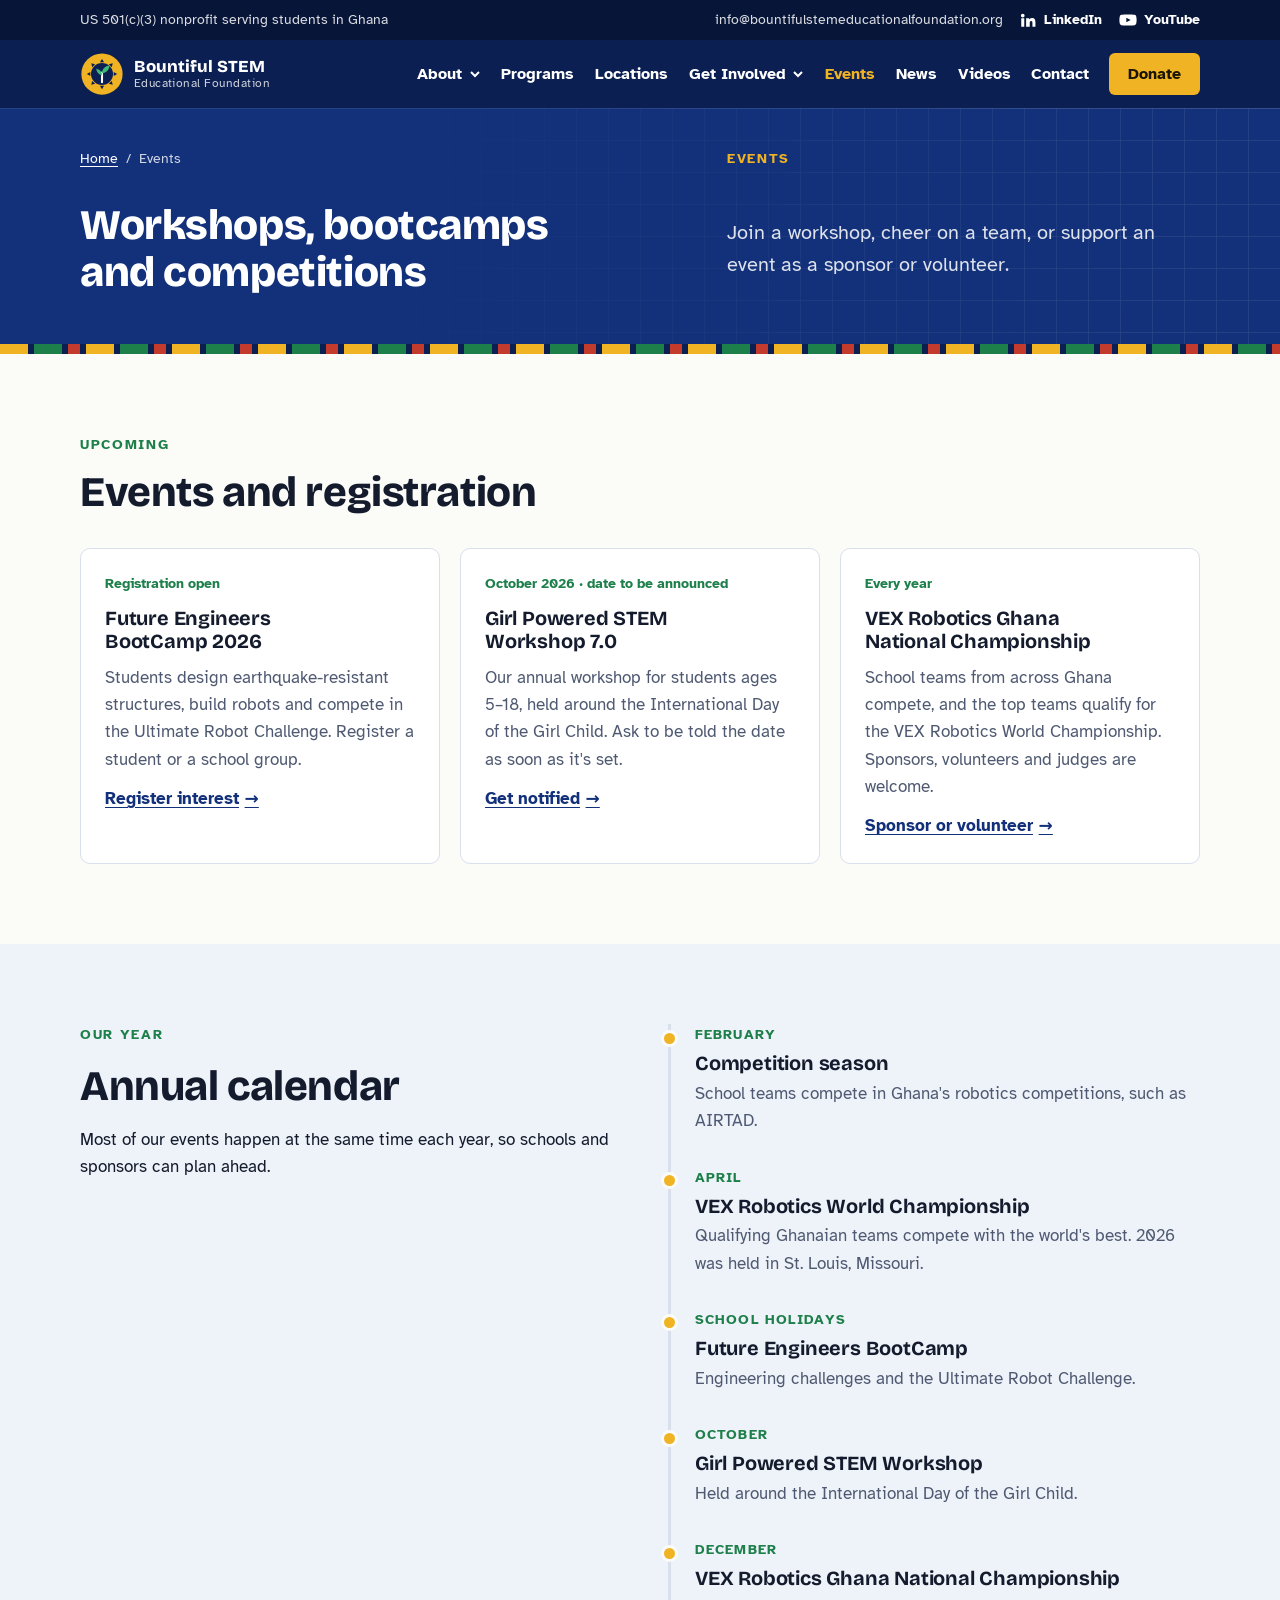
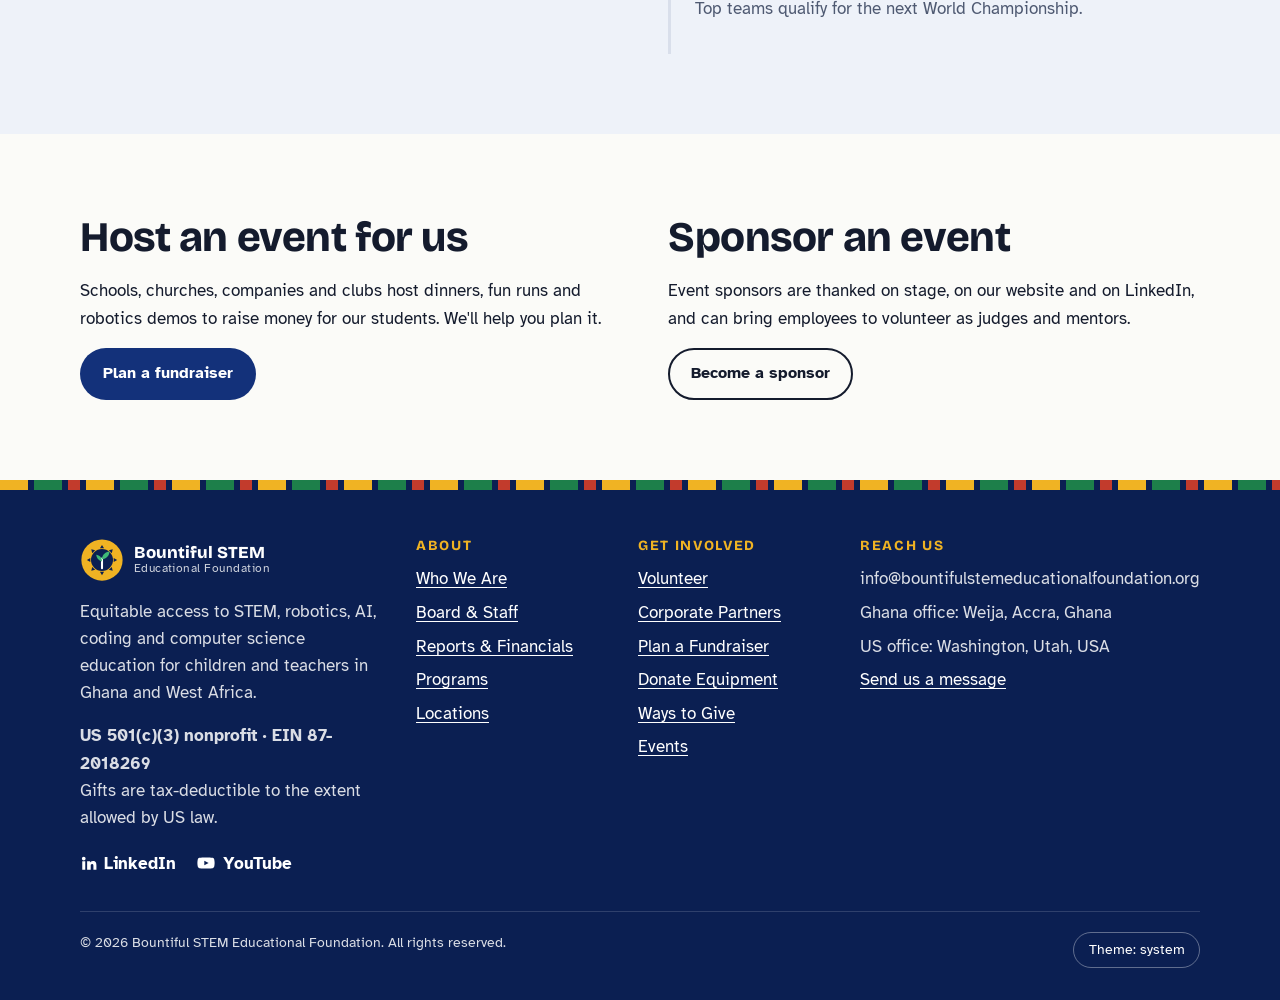
<file: events.html>
<!doctype html>
<html lang="en">
<head>
<meta charset="utf-8">
<meta name="viewport" content="width=device-width, initial-scale=1, viewport-fit=cover">
<title>Events | Bountiful STEM Educational Foundation</title>
<meta name="claude:viewport-fit-sides" content="cover">
<meta name="description" content="Future Engineers BootCamp 2026 registration, the Girl Powered STEM Workshop, the VEX Robotics Ghana National Championship and our annual calendar.">
<meta name="robots" content="index, follow, max-image-preview:large">
<link rel="canonical" href="https://www.bountifulstem.org/events.html">
<meta name="theme-color" content="#0b1f52">
<meta property="og:type" content="website">
<meta property="og:site_name" content="Bountiful STEM Educational Foundation">
<meta property="og:title" content="Events | Bountiful STEM Educational Foundation">
<meta property="og:description" content="Future Engineers BootCamp 2026 registration, the Girl Powered STEM Workshop, the VEX Robotics Ghana National Championship and our annual calendar.">
<meta property="og:url" content="https://www.bountifulstem.org/events.html">
<meta property="og:image" content="https://www.bountifulstem.org/assets/img/og-image.png">
<meta property="og:locale" content="en_US">
<meta name="twitter:card" content="summary_large_image">
<meta name="twitter:title" content="Events | Bountiful STEM Educational Foundation">
<meta name="twitter:description" content="Future Engineers BootCamp 2026 registration, the Girl Powered STEM Workshop, the VEX Robotics Ghana National Championship and our annual calendar.">
<meta name="twitter:image" content="https://www.bountifulstem.org/assets/img/og-image.png">
<link rel="icon" href="assets/img/favicon.svg" type="image/svg+xml">
<link rel="apple-touch-icon" href="assets/img/apple-touch-icon.png">
<link rel="manifest" href="site.webmanifest">
<link rel="preconnect" href="https://fonts.googleapis.com">
<link rel="preconnect" href="https://fonts.gstatic.com" crossorigin>
<link rel="stylesheet" href="https://fonts.googleapis.com/css2?family=Atkinson+Hyperlegible:ital,wght@0,400;0,700;1,400&family=Bricolage+Grotesque:opsz,wght@12..96,600;12..96,700;12..96,800&display=swap">
<link rel="stylesheet" href="assets/css/style.css">
<script type="application/ld+json">{"@context": "https://schema.org", "@type": "BreadcrumbList", "itemListElement": [{"@type": "ListItem", "position": 1, "name": "Home", "item": "https://www.bountifulstem.org/"}, {"@type": "ListItem", "position": 2, "name": "Events", "item": "https://www.bountifulstem.org/events.html"}]}</script>
</head>
<body>
<a class="skip" href="#main">Skip to main content</a>
<div class="topbar">
  <div class="wrap topbar-inner">
    <span class="topbar-note">US 501(c)(3) nonprofit serving students in Ghana</span>
    <div class="topbar-links">
      <span class="topbar-email">info@bountifulstemeducationalfoundation.org</span>
      <a class="social social-sm" href="https://www.linkedin.com/company/bountiful-stem-educational-foundation" rel="me noopener" target="_blank" aria-label="Bountiful STEM on LinkedIn"><svg width="18" height="18" viewBox="0 0 24 24" fill="currentColor" aria-hidden="true"><path d="M4.98 3.5a2.5 2.5 0 1 1 0 5 2.5 2.5 0 0 1 0-5zM3 9.75h4V21H3zM9.5 9.75h3.8v1.6h.06c.53-1 1.83-2.05 3.77-2.05 4.03 0 4.77 2.65 4.77 6.1V21h-4v-5c0-1.2-.02-2.73-1.66-2.73-1.67 0-1.93 1.3-1.93 2.64V21H9.5z"/></svg><span>LinkedIn</span></a><a class="social social-sm" href="videos.html" aria-label="Bountiful STEM videos on YouTube"><svg width="20" height="18" viewBox="0 0 24 24" fill="currentColor" aria-hidden="true"><path d="M23 7.2a3 3 0 0 0-2.1-2.1C19 4.6 12 4.6 12 4.6s-7 0-8.9.5A3 3 0 0 0 1 7.2 31 31 0 0 0 .5 12 31 31 0 0 0 1 16.8a3 3 0 0 0 2.1 2.1c1.9.5 8.9.5 8.9.5s7 0 8.9-.5a3 3 0 0 0 2.1-2.1 31 31 0 0 0 .5-4.8 31 31 0 0 0-.5-4.8zM9.75 15.1V8.9L15.5 12z"/></svg><span>YouTube</span></a>
    </div>
  </div>
</div>
<header class="site-header">
  <div class="wrap header-inner">
    <a class="brand" href="index.html" aria-label="Bountiful STEM Educational Foundation home">
      <img src="assets/img/logo.svg" alt="" width="44" height="44">
      <span class="brand-name">Bountiful STEM<small>Educational Foundation</small></span>
    </a>
    <div class="header-actions">
      <a class="btn btn-gold btn-sm donate-mobile" href="donate.html">Donate</a>
      <button class="nav-toggle" type="button" aria-expanded="false" aria-controls="site-nav">Menu</button>
    </div>
    <nav class="site-nav" id="site-nav" aria-label="Main">
      <ul class="nav-list">
        <li class="has-sub"><button class="sub-toggle" type="button" aria-expanded="false" aria-controls="sub-0">About<svg width="12" height="12" viewBox="0 0 12 12" aria-hidden="true"><path d="M2 4l4 4 4-4" fill="none" stroke="currentColor" stroke-width="2"/></svg></button><ul class="sub" id="sub-0"><li><a href="about.html">Who We Are</a></li><li><a href="board-staff.html">Board & Staff</a></li><li><a href="reports.html">Reports & Financials</a></li></ul></li>
        <li><a href="programs.html">Programs</a></li>
        <li><a href="locations.html">Locations</a></li>
        <li class="has-sub"><button class="sub-toggle" type="button" aria-expanded="false" aria-controls="sub-3">Get Involved<svg width="12" height="12" viewBox="0 0 12 12" aria-hidden="true"><path d="M2 4l4 4 4-4" fill="none" stroke="currentColor" stroke-width="2"/></svg></button><ul class="sub" id="sub-3"><li><a href="get-involved.html#volunteer">Volunteer</a></li><li><a href="get-involved.html#corporate">Corporate Partners</a></li><li><a href="get-involved.html#fundraiser">Plan a Fundraiser</a></li><li><a href="get-involved.html#equipment">Donate Equipment</a></li></ul></li>
        <li><a href="events.html" aria-current="page">Events</a></li>
        <li><a href="news.html">News</a></li>
        <li><a href="videos.html">Videos</a></li>
        <li><a href="contact.html">Contact</a></li>
        <li class="nav-donate"><a class="btn btn-gold" href="donate.html">Donate</a></li>
      </ul>
    </nav>
  </div>
</header>
<main id="main">
<section class="hero page-hero">
  <div class="hero-grid" aria-hidden="true"></div>
  <div class="wrap stack">
    <nav class="crumbs" aria-label="Breadcrumb"><a href="index.html">Home</a><span aria-hidden="true">/</span><span>Events</span></nav>
    <p class="eyebrow">Events</p>
    <h1>Workshops, bootcamps and competitions</h1>
    <p class="lede">Join a workshop, cheer on a team, or support an event as a sponsor or volunteer.</p>
  </div>
</section>
<div class="kente" role="presentation"></div>

<section class="section">
  <div class="wrap">
    <div class="section-head"><p class="eyebrow">Upcoming</p><h2>Events and registration</h2></div>
    <div class="grid grid-3"><article class="card event"><p class="tag">Registration open</p><h3>Future Engineers BootCamp 2026</h3><p>Students design earthquake-resistant structures, build robots and compete in the Ultimate Robot Challenge. Register a student or a school group.</p><p class="card-link"><a href="contact.html?topic=events">Register interest <span aria-hidden="true">→</span></a></p></article><article class="card event"><p class="tag">October 2026 · date to be announced</p><h3>Girl Powered STEM Workshop 7.0</h3><p>Our annual workshop for students ages 5–18, held around the International Day of the Girl Child. Ask to be told the date as soon as it's set.</p><p class="card-link"><a href="contact.html?topic=events">Get notified <span aria-hidden="true">→</span></a></p></article><article class="card event"><p class="tag">Every year</p><h3>VEX Robotics Ghana National Championship</h3><p>School teams from across Ghana compete, and the top teams qualify for the VEX Robotics World Championship. Sponsors, volunteers and judges are welcome.</p><p class="card-link"><a href="get-involved.html#corporate">Sponsor or volunteer <span aria-hidden="true">→</span></a></p></article></div>
  </div>
</section>
<section class="section section-tint">
  <div class="wrap split" style="align-items:start">
    <div class="stack">
      <p class="eyebrow">Our year</p>
      <h2>Annual calendar</h2>
      <p>Most of our events happen at the same time each year, so schools and sponsors can plan ahead.</p>
    </div>
    <ol class="timeline">
      <li><time>February</time><h3>Competition season</h3><p>School teams compete in Ghana's robotics competitions, such as AIRTAD.</p></li>
      <li><time>April</time><h3>VEX Robotics World Championship</h3><p>Qualifying Ghanaian teams compete with the world's best. 2026 was held in St. Louis, Missouri.</p></li>
      <li><time>School holidays</time><h3>Future Engineers BootCamp</h3><p>Engineering challenges and the Ultimate Robot Challenge.</p></li>
      <li><time>October</time><h3>Girl Powered STEM Workshop</h3><p>Held around the International Day of the Girl Child.</p></li>
      <li><time>December</time><h3>VEX Robotics Ghana National Championship</h3><p>Top teams qualify for the next World Championship.</p></li>
    </ol>
  </div>
</section>
<section class="section">
  <div class="wrap split">
    <div class="stack">
      <h2>Host an event for us</h2>
      <p>Schools, churches, companies and clubs host dinners, fun runs and robotics demos to raise money for our students. We'll help you plan it.</p>
      <div class="btn-row"><a class="btn btn-brand" href="get-involved.html#fundraiser">Plan a fundraiser</a></div>
    </div>
    <div class="stack">
      <h2>Sponsor an event</h2>
      <p>Event sponsors are thanked on stage, on our website and on LinkedIn, and can bring employees to volunteer as judges and mentors.</p>
      <div class="btn-row"><a class="btn btn-ghost" href="contact.html?topic=partnership">Become a sponsor</a></div>
    </div>
  </div>
</section>
</main>
<div class="kente" role="presentation"></div>
<footer class="site-footer">
  <div class="wrap">
    <div class="footer-cols">
      <div class="stack">
        <a class="brand" href="index.html">
          <img src="assets/img/logo.svg" alt="" width="44" height="44">
          <span class="brand-name">Bountiful STEM<small>Educational Foundation</small></span>
        </a>
        <p>Equitable access to STEM, robotics, AI, coding and computer science education for children and teachers in Ghana and West Africa.</p>
        <p><strong>US 501(c)(3) nonprofit · EIN 87-2018269</strong><br>Gifts are tax-deductible to the extent allowed by US law.</p>
        <div class="footer-social"><a class="social " href="https://www.linkedin.com/company/bountiful-stem-educational-foundation" rel="me noopener" target="_blank" aria-label="Bountiful STEM on LinkedIn"><svg width="18" height="18" viewBox="0 0 24 24" fill="currentColor" aria-hidden="true"><path d="M4.98 3.5a2.5 2.5 0 1 1 0 5 2.5 2.5 0 0 1 0-5zM3 9.75h4V21H3zM9.5 9.75h3.8v1.6h.06c.53-1 1.83-2.05 3.77-2.05 4.03 0 4.77 2.65 4.77 6.1V21h-4v-5c0-1.2-.02-2.73-1.66-2.73-1.67 0-1.93 1.3-1.93 2.64V21H9.5z"/></svg><span>LinkedIn</span></a><a class="social " href="videos.html" aria-label="Bountiful STEM videos on YouTube"><svg width="20" height="18" viewBox="0 0 24 24" fill="currentColor" aria-hidden="true"><path d="M23 7.2a3 3 0 0 0-2.1-2.1C19 4.6 12 4.6 12 4.6s-7 0-8.9.5A3 3 0 0 0 1 7.2 31 31 0 0 0 .5 12 31 31 0 0 0 1 16.8a3 3 0 0 0 2.1 2.1c1.9.5 8.9.5 8.9.5s7 0 8.9-.5a3 3 0 0 0 2.1-2.1 31 31 0 0 0 .5-4.8 31 31 0 0 0-.5-4.8zM9.75 15.1V8.9L15.5 12z"/></svg><span>YouTube</span></a></div>
      </div>
      <div>
        <h2>About</h2>
        <ul><li><a href="about.html">Who We Are</a></li><li><a href="board-staff.html">Board & Staff</a></li><li><a href="reports.html">Reports & Financials</a></li><li><a href="programs.html">Programs</a></li><li><a href="locations.html">Locations</a></li></ul>
      </div>
      <div>
        <h2>Get involved</h2>
        <ul><li><a href="get-involved.html#volunteer">Volunteer</a></li><li><a href="get-involved.html#corporate">Corporate Partners</a></li><li><a href="get-involved.html#fundraiser">Plan a Fundraiser</a></li><li><a href="get-involved.html#equipment">Donate Equipment</a></li><li><a href="donate.html">Ways to Give</a></li><li><a href="events.html">Events</a></li></ul>
      </div>
      <div>
        <h2>Reach us</h2>
        <ul>
          <li>info@bountifulstemeducationalfoundation.org</li>
          <li>Ghana office: Weija, Accra, Ghana</li>
          <li>US office: Washington, Utah, USA</li>
          <li><a href="contact.html">Send us a message</a></li>
        </ul>
      </div>
    </div>
    <div class="footer-legal">
      <span>© <span data-year>2026</span> Bountiful STEM Educational Foundation. All rights reserved.</span>
      <button class="theme-toggle" type="button" data-theme-toggle>Theme: system</button>
    </div>
  </div>
</footer>
<script src="assets/js/main.js" defer></script>
</body>
</html>
</file>
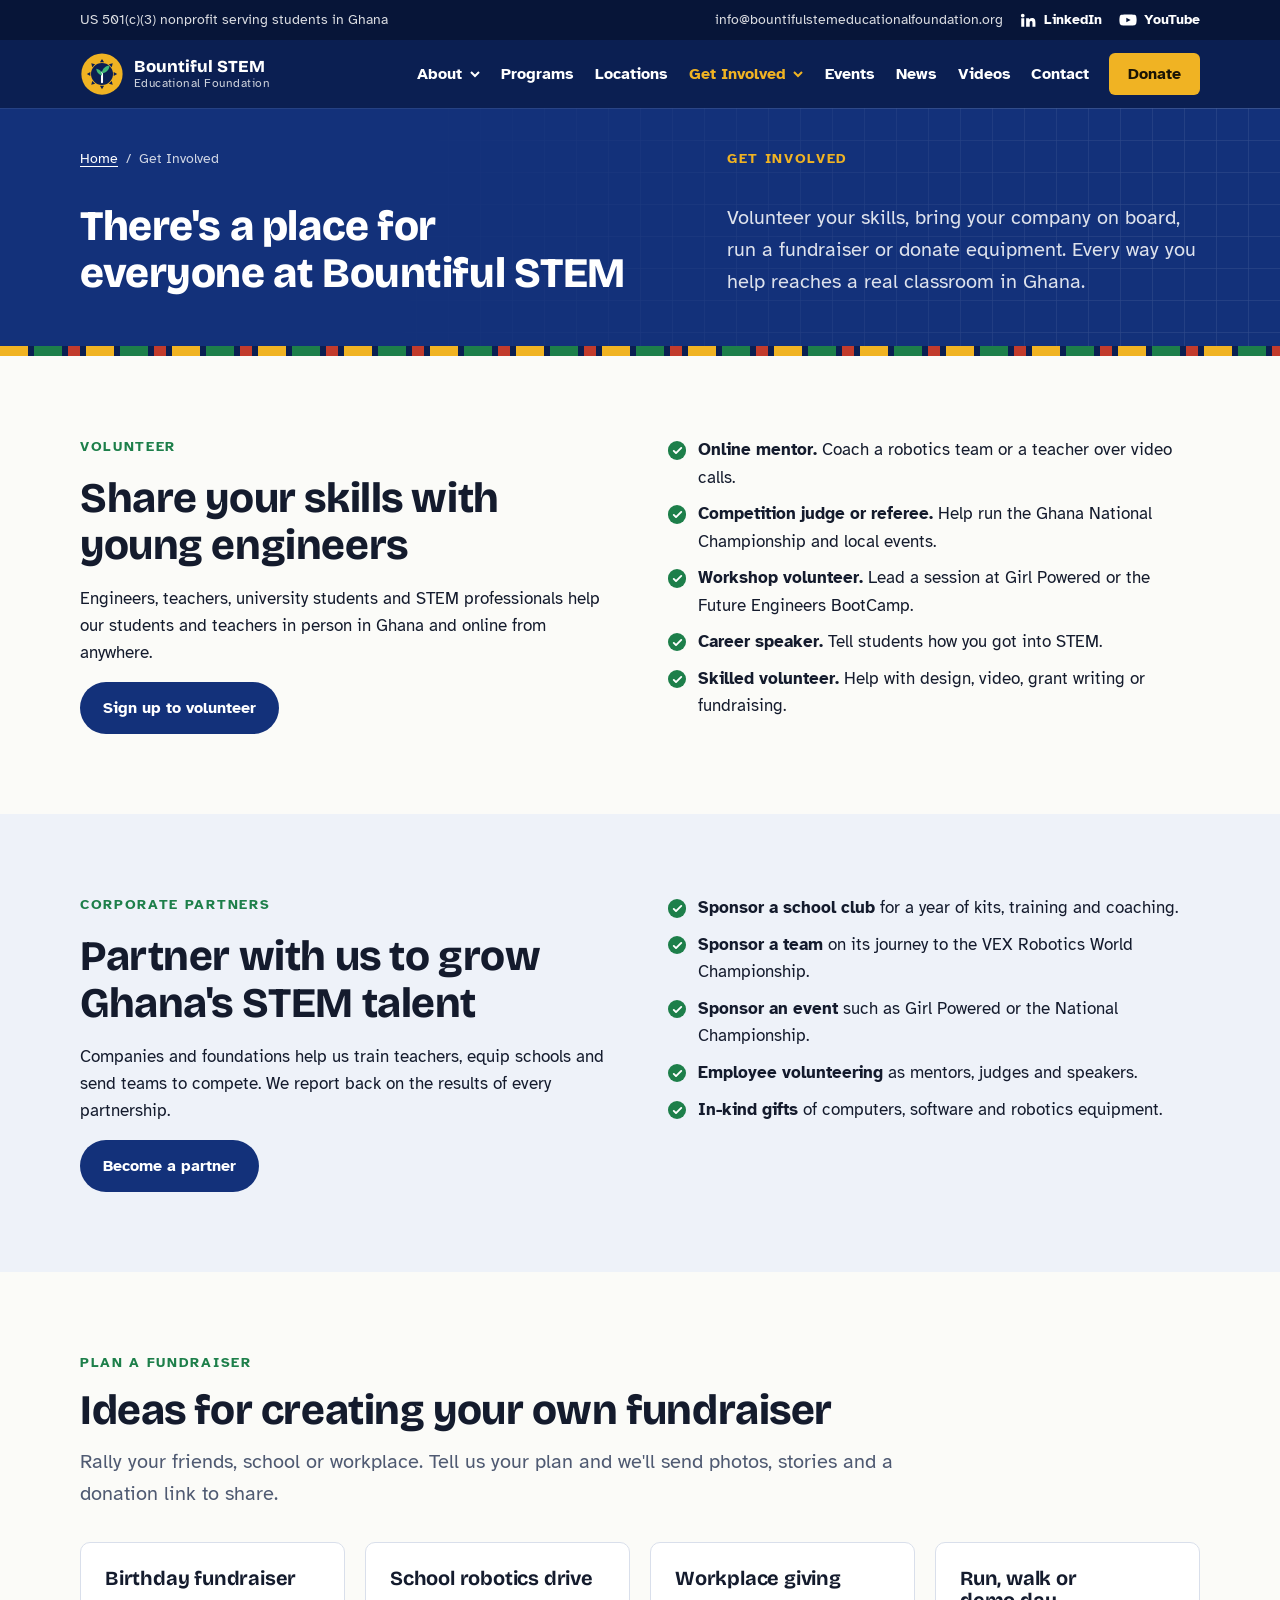
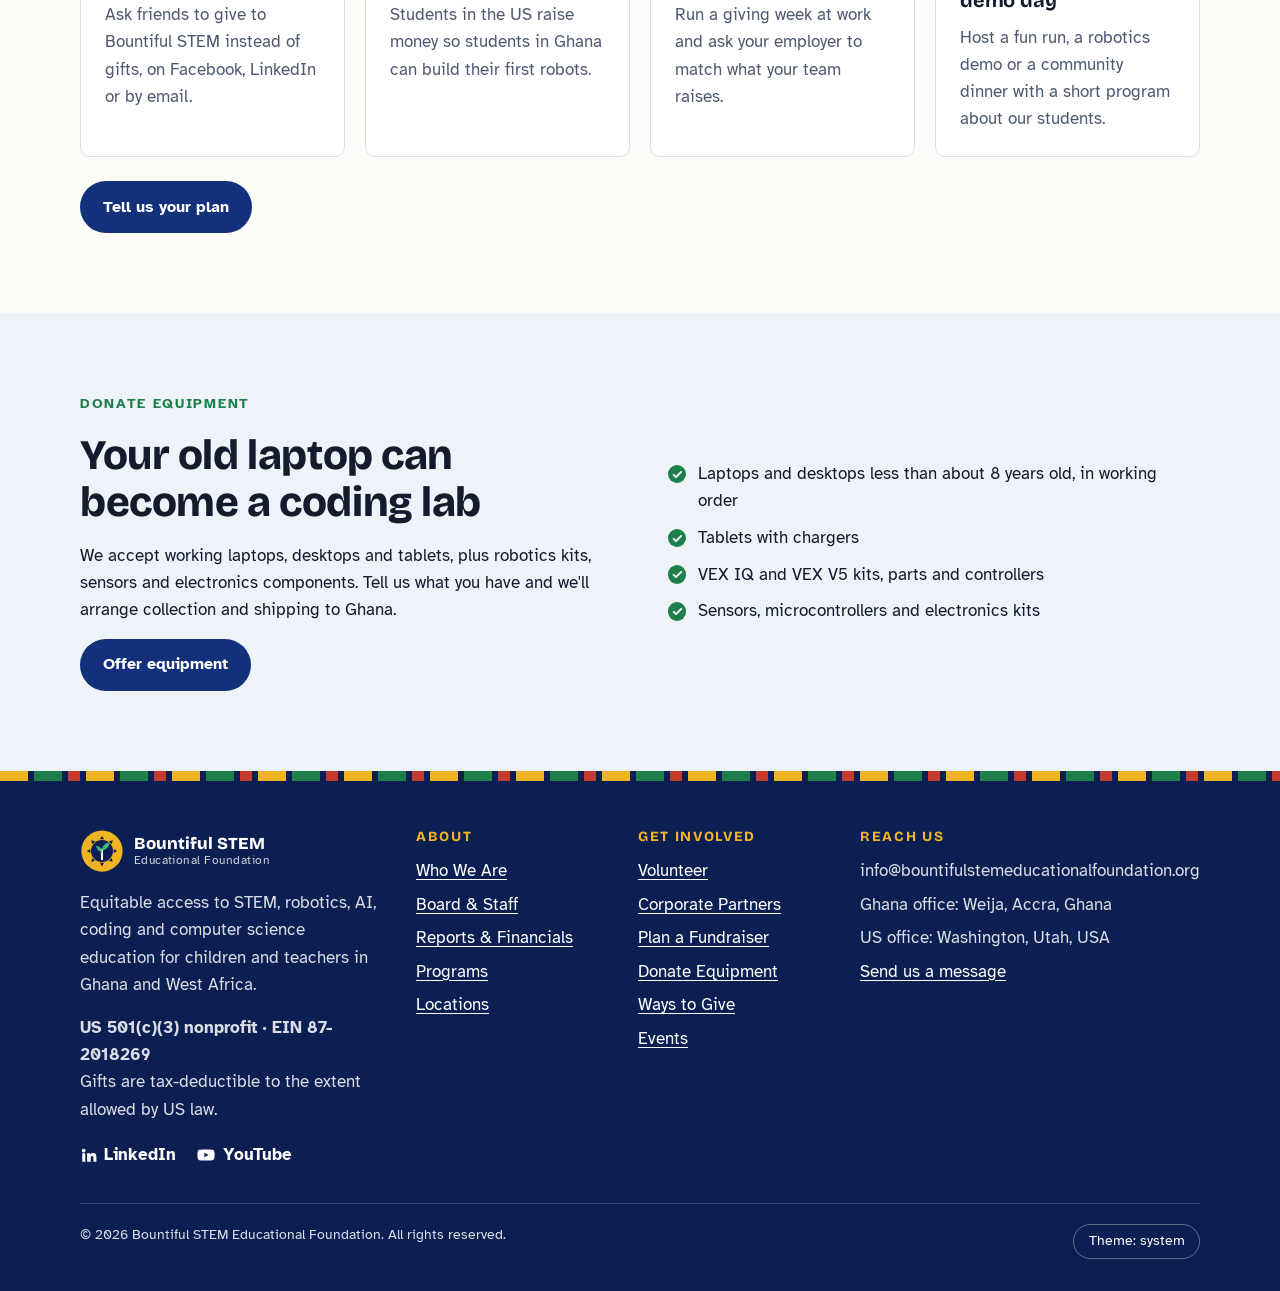
<file: get-involved.html>
<!doctype html>
<html lang="en">
<head>
<meta charset="utf-8">
<meta name="viewport" content="width=device-width, initial-scale=1, viewport-fit=cover">
<title>Volunteer, Partner & Fundraise | Bountiful STEM</title>
<meta name="claude:viewport-fit-sides" content="cover">
<meta name="description" content="Volunteer as a mentor or judge, become a corporate partner, plan a fundraiser or donate computers to support STEM education in Ghana.">
<meta name="robots" content="index, follow, max-image-preview:large">
<link rel="canonical" href="https://www.bountifulstem.org/get-involved.html">
<meta name="theme-color" content="#0b1f52">
<meta property="og:type" content="website">
<meta property="og:site_name" content="Bountiful STEM Educational Foundation">
<meta property="og:title" content="Volunteer, Partner & Fundraise | Bountiful STEM">
<meta property="og:description" content="Volunteer as a mentor or judge, become a corporate partner, plan a fundraiser or donate computers to support STEM education in Ghana.">
<meta property="og:url" content="https://www.bountifulstem.org/get-involved.html">
<meta property="og:image" content="https://www.bountifulstem.org/assets/img/og-image.png">
<meta property="og:locale" content="en_US">
<meta name="twitter:card" content="summary_large_image">
<meta name="twitter:title" content="Volunteer, Partner & Fundraise | Bountiful STEM">
<meta name="twitter:description" content="Volunteer as a mentor or judge, become a corporate partner, plan a fundraiser or donate computers to support STEM education in Ghana.">
<meta name="twitter:image" content="https://www.bountifulstem.org/assets/img/og-image.png">
<link rel="icon" href="assets/img/favicon.svg" type="image/svg+xml">
<link rel="apple-touch-icon" href="assets/img/apple-touch-icon.png">
<link rel="manifest" href="site.webmanifest">
<link rel="preconnect" href="https://fonts.googleapis.com">
<link rel="preconnect" href="https://fonts.gstatic.com" crossorigin>
<link rel="stylesheet" href="https://fonts.googleapis.com/css2?family=Atkinson+Hyperlegible:ital,wght@0,400;0,700;1,400&family=Bricolage+Grotesque:opsz,wght@12..96,600;12..96,700;12..96,800&display=swap">
<link rel="stylesheet" href="assets/css/style.css">
<script type="application/ld+json">{"@context": "https://schema.org", "@type": "BreadcrumbList", "itemListElement": [{"@type": "ListItem", "position": 1, "name": "Home", "item": "https://www.bountifulstem.org/"}, {"@type": "ListItem", "position": 2, "name": "Get Involved", "item": "https://www.bountifulstem.org/get-involved.html"}]}</script>
</head>
<body>
<a class="skip" href="#main">Skip to main content</a>
<div class="topbar">
  <div class="wrap topbar-inner">
    <span class="topbar-note">US 501(c)(3) nonprofit serving students in Ghana</span>
    <div class="topbar-links">
      <span class="topbar-email">info@bountifulstemeducationalfoundation.org</span>
      <a class="social social-sm" href="https://www.linkedin.com/company/bountiful-stem-educational-foundation" rel="me noopener" target="_blank" aria-label="Bountiful STEM on LinkedIn"><svg width="18" height="18" viewBox="0 0 24 24" fill="currentColor" aria-hidden="true"><path d="M4.98 3.5a2.5 2.5 0 1 1 0 5 2.5 2.5 0 0 1 0-5zM3 9.75h4V21H3zM9.5 9.75h3.8v1.6h.06c.53-1 1.83-2.05 3.77-2.05 4.03 0 4.77 2.65 4.77 6.1V21h-4v-5c0-1.2-.02-2.73-1.66-2.73-1.67 0-1.93 1.3-1.93 2.64V21H9.5z"/></svg><span>LinkedIn</span></a><a class="social social-sm" href="videos.html" aria-label="Bountiful STEM videos on YouTube"><svg width="20" height="18" viewBox="0 0 24 24" fill="currentColor" aria-hidden="true"><path d="M23 7.2a3 3 0 0 0-2.1-2.1C19 4.6 12 4.6 12 4.6s-7 0-8.9.5A3 3 0 0 0 1 7.2 31 31 0 0 0 .5 12 31 31 0 0 0 1 16.8a3 3 0 0 0 2.1 2.1c1.9.5 8.9.5 8.9.5s7 0 8.9-.5a3 3 0 0 0 2.1-2.1 31 31 0 0 0 .5-4.8 31 31 0 0 0-.5-4.8zM9.75 15.1V8.9L15.5 12z"/></svg><span>YouTube</span></a>
    </div>
  </div>
</div>
<header class="site-header">
  <div class="wrap header-inner">
    <a class="brand" href="index.html" aria-label="Bountiful STEM Educational Foundation home">
      <img src="assets/img/logo.svg" alt="" width="44" height="44">
      <span class="brand-name">Bountiful STEM<small>Educational Foundation</small></span>
    </a>
    <div class="header-actions">
      <a class="btn btn-gold btn-sm donate-mobile" href="donate.html">Donate</a>
      <button class="nav-toggle" type="button" aria-expanded="false" aria-controls="site-nav">Menu</button>
    </div>
    <nav class="site-nav" id="site-nav" aria-label="Main">
      <ul class="nav-list">
        <li class="has-sub"><button class="sub-toggle" type="button" aria-expanded="false" aria-controls="sub-0">About<svg width="12" height="12" viewBox="0 0 12 12" aria-hidden="true"><path d="M2 4l4 4 4-4" fill="none" stroke="currentColor" stroke-width="2"/></svg></button><ul class="sub" id="sub-0"><li><a href="about.html">Who We Are</a></li><li><a href="board-staff.html">Board & Staff</a></li><li><a href="reports.html">Reports & Financials</a></li></ul></li>
        <li><a href="programs.html">Programs</a></li>
        <li><a href="locations.html">Locations</a></li>
        <li class="has-sub is-active"><button class="sub-toggle" type="button" aria-expanded="false" aria-controls="sub-3">Get Involved<svg width="12" height="12" viewBox="0 0 12 12" aria-hidden="true"><path d="M2 4l4 4 4-4" fill="none" stroke="currentColor" stroke-width="2"/></svg></button><ul class="sub" id="sub-3"><li><a href="get-involved.html#volunteer">Volunteer</a></li><li><a href="get-involved.html#corporate">Corporate Partners</a></li><li><a href="get-involved.html#fundraiser">Plan a Fundraiser</a></li><li><a href="get-involved.html#equipment">Donate Equipment</a></li></ul></li>
        <li><a href="events.html">Events</a></li>
        <li><a href="news.html">News</a></li>
        <li><a href="videos.html">Videos</a></li>
        <li><a href="contact.html">Contact</a></li>
        <li class="nav-donate"><a class="btn btn-gold" href="donate.html">Donate</a></li>
      </ul>
    </nav>
  </div>
</header>
<main id="main">
<section class="hero page-hero">
  <div class="hero-grid" aria-hidden="true"></div>
  <div class="wrap stack">
    <nav class="crumbs" aria-label="Breadcrumb"><a href="index.html">Home</a><span aria-hidden="true">/</span><span>Get Involved</span></nav>
    <p class="eyebrow">Get involved</p>
    <h1>There's a place for everyone at Bountiful STEM</h1>
    <p class="lede">Volunteer your skills, bring your company on board, run a fundraiser or donate equipment. Every way you help reaches a real classroom in Ghana.</p>
  </div>
</section>
<div class="kente" role="presentation"></div>

<section class="section" id="volunteer">
  <div class="wrap split" style="align-items:start">
    <div class="stack">
      <p class="eyebrow">Volunteer</p>
      <h2>Share your skills with young engineers</h2>
      <p>Engineers, teachers, university students and STEM professionals help our students and teachers in person in Ghana and online from anywhere.</p>
      <div class="btn-row"><a class="btn btn-brand" href="contact.html?topic=volunteer">Sign up to volunteer</a></div>
    </div>
    <ul class="checklist">
      <li><strong>Online mentor.</strong> Coach a robotics team or a teacher over video calls.</li>
      <li><strong>Competition judge or referee.</strong> Help run the Ghana National Championship and local events.</li>
      <li><strong>Workshop volunteer.</strong> Lead a session at Girl Powered or the Future Engineers BootCamp.</li>
      <li><strong>Career speaker.</strong> Tell students how you got into STEM.</li>
      <li><strong>Skilled volunteer.</strong> Help with design, video, grant writing or fundraising.</li>
    </ul>
  </div>
</section>

<section class="section section-tint" id="corporate">
  <div class="wrap split" style="align-items:start">
    <div class="stack">
      <p class="eyebrow">Corporate partners</p>
      <h2>Partner with us to grow Ghana's STEM talent</h2>
      <p>Companies and foundations help us train teachers, equip schools and send teams to compete. We report back on the results of every partnership.</p>
      <div class="btn-row"><a class="btn btn-brand" href="contact.html?topic=partnership">Become a partner</a></div>
    </div>
    <ul class="checklist">
      <li><strong>Sponsor a school club</strong> for a year of kits, training and coaching.</li>
      <li><strong>Sponsor a team</strong> on its journey to the VEX Robotics World Championship.</li>
      <li><strong>Sponsor an event</strong> such as Girl Powered or the National Championship.</li>
      <li><strong>Employee volunteering</strong> as mentors, judges and speakers.</li>
      <li><strong>In-kind gifts</strong> of computers, software and robotics equipment.</li>
    </ul>
  </div>
</section>

<section class="section" id="fundraiser">
  <div class="wrap">
    <div class="section-head"><p class="eyebrow">Plan a fundraiser</p><h2>Ideas for creating your own fundraiser</h2><p class="lede">Rally your friends, school or workplace. Tell us your plan and we'll send photos, stories and a donation link to share.</p></div>
    <div class="grid grid-4">
      <article class="card"><h3>Birthday fundraiser</h3><p>Ask friends to give to Bountiful STEM instead of gifts, on Facebook, LinkedIn or by email.</p></article>
      <article class="card"><h3>School robotics drive</h3><p>Students in the US raise money so students in Ghana can build their first robots.</p></article>
      <article class="card"><h3>Workplace giving</h3><p>Run a giving week at work and ask your employer to match what your team raises.</p></article>
      <article class="card"><h3>Run, walk or demo day</h3><p>Host a fun run, a robotics demo or a community dinner with a short program about our students.</p></article>
    </div>
    <div class="btn-row" style="margin-top:1.5rem"><a class="btn btn-brand" href="contact.html?topic=fundraiser">Tell us your plan</a></div>
  </div>
</section>

<section class="section section-tint" id="equipment">
  <div class="wrap split">
    <div class="stack">
      <p class="eyebrow">Donate equipment</p>
      <h2>Your old laptop can become a coding lab</h2>
      <p>We accept working laptops, desktops and tablets, plus robotics kits, sensors and electronics components. Tell us what you have and we'll arrange collection and shipping to Ghana.</p>
      <div class="btn-row"><a class="btn btn-brand" href="contact.html?topic=equipment">Offer equipment</a></div>
    </div>
    <ul class="checklist">
      <li>Laptops and desktops less than about 8 years old, in working order</li>
      <li>Tablets with chargers</li>
      <li>VEX IQ and VEX V5 kits, parts and controllers</li>
      <li>Sensors, microcontrollers and electronics kits</li>
    </ul>
  </div>
</section>
</main>
<div class="kente" role="presentation"></div>
<footer class="site-footer">
  <div class="wrap">
    <div class="footer-cols">
      <div class="stack">
        <a class="brand" href="index.html">
          <img src="assets/img/logo.svg" alt="" width="44" height="44">
          <span class="brand-name">Bountiful STEM<small>Educational Foundation</small></span>
        </a>
        <p>Equitable access to STEM, robotics, AI, coding and computer science education for children and teachers in Ghana and West Africa.</p>
        <p><strong>US 501(c)(3) nonprofit · EIN 87-2018269</strong><br>Gifts are tax-deductible to the extent allowed by US law.</p>
        <div class="footer-social"><a class="social " href="https://www.linkedin.com/company/bountiful-stem-educational-foundation" rel="me noopener" target="_blank" aria-label="Bountiful STEM on LinkedIn"><svg width="18" height="18" viewBox="0 0 24 24" fill="currentColor" aria-hidden="true"><path d="M4.98 3.5a2.5 2.5 0 1 1 0 5 2.5 2.5 0 0 1 0-5zM3 9.75h4V21H3zM9.5 9.75h3.8v1.6h.06c.53-1 1.83-2.05 3.77-2.05 4.03 0 4.77 2.65 4.77 6.1V21h-4v-5c0-1.2-.02-2.73-1.66-2.73-1.67 0-1.93 1.3-1.93 2.64V21H9.5z"/></svg><span>LinkedIn</span></a><a class="social " href="videos.html" aria-label="Bountiful STEM videos on YouTube"><svg width="20" height="18" viewBox="0 0 24 24" fill="currentColor" aria-hidden="true"><path d="M23 7.2a3 3 0 0 0-2.1-2.1C19 4.6 12 4.6 12 4.6s-7 0-8.9.5A3 3 0 0 0 1 7.2 31 31 0 0 0 .5 12 31 31 0 0 0 1 16.8a3 3 0 0 0 2.1 2.1c1.9.5 8.9.5 8.9.5s7 0 8.9-.5a3 3 0 0 0 2.1-2.1 31 31 0 0 0 .5-4.8 31 31 0 0 0-.5-4.8zM9.75 15.1V8.9L15.5 12z"/></svg><span>YouTube</span></a></div>
      </div>
      <div>
        <h2>About</h2>
        <ul><li><a href="about.html">Who We Are</a></li><li><a href="board-staff.html">Board & Staff</a></li><li><a href="reports.html">Reports & Financials</a></li><li><a href="programs.html">Programs</a></li><li><a href="locations.html">Locations</a></li></ul>
      </div>
      <div>
        <h2>Get involved</h2>
        <ul><li><a href="get-involved.html#volunteer">Volunteer</a></li><li><a href="get-involved.html#corporate">Corporate Partners</a></li><li><a href="get-involved.html#fundraiser">Plan a Fundraiser</a></li><li><a href="get-involved.html#equipment">Donate Equipment</a></li><li><a href="donate.html">Ways to Give</a></li><li><a href="events.html">Events</a></li></ul>
      </div>
      <div>
        <h2>Reach us</h2>
        <ul>
          <li>info@bountifulstemeducationalfoundation.org</li>
          <li>Ghana office: Weija, Accra, Ghana</li>
          <li>US office: Washington, Utah, USA</li>
          <li><a href="contact.html">Send us a message</a></li>
        </ul>
      </div>
    </div>
    <div class="footer-legal">
      <span>© <span data-year>2026</span> Bountiful STEM Educational Foundation. All rights reserved.</span>
      <button class="theme-toggle" type="button" data-theme-toggle>Theme: system</button>
    </div>
  </div>
</footer>
<script src="assets/js/main.js" defer></script>
</body>
</html>
</file>
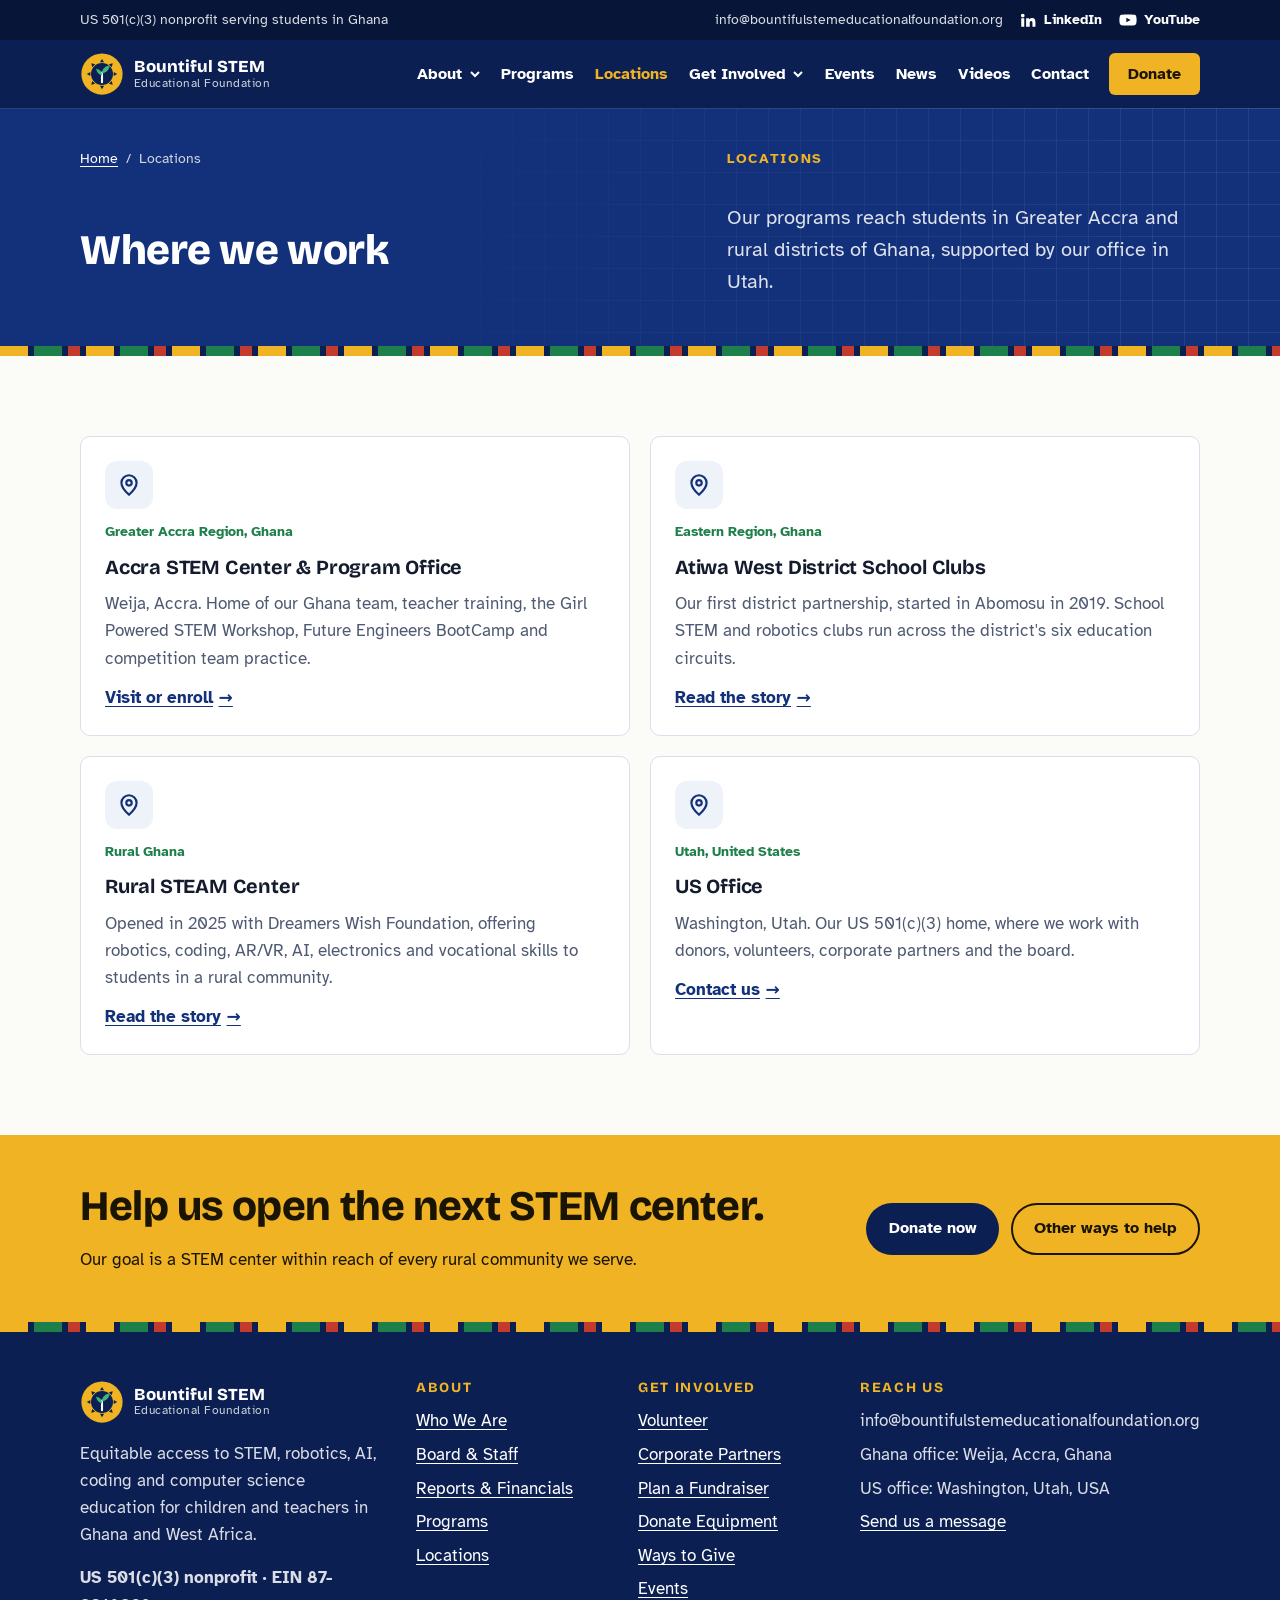
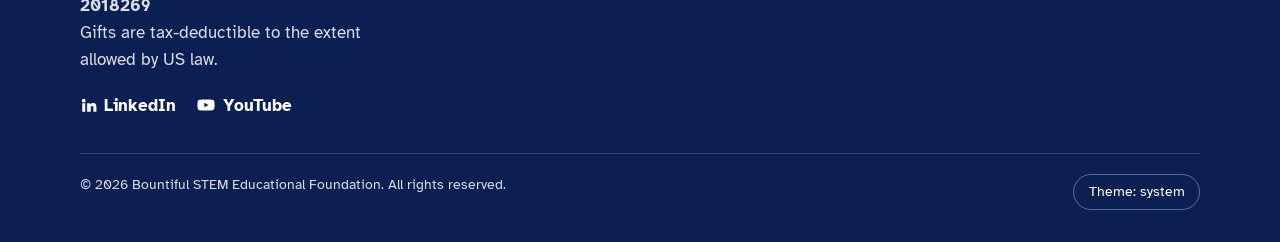
<file: locations.html>
<!doctype html>
<html lang="en">
<head>
<meta charset="utf-8">
<meta name="viewport" content="width=device-width, initial-scale=1, viewport-fit=cover">
<title>Locations | Bountiful STEM Educational Foundation</title>
<meta name="claude:viewport-fit-sides" content="cover">
<meta name="description" content="Our Accra STEM center in Weija, school clubs in Atiwa West District, a rural STEAM center in Ghana and our US office in Utah.">
<meta name="robots" content="index, follow, max-image-preview:large">
<link rel="canonical" href="https://www.bountifulstem.org/locations.html">
<meta name="theme-color" content="#0b1f52">
<meta property="og:type" content="website">
<meta property="og:site_name" content="Bountiful STEM Educational Foundation">
<meta property="og:title" content="Locations | Bountiful STEM Educational Foundation">
<meta property="og:description" content="Our Accra STEM center in Weija, school clubs in Atiwa West District, a rural STEAM center in Ghana and our US office in Utah.">
<meta property="og:url" content="https://www.bountifulstem.org/locations.html">
<meta property="og:image" content="https://www.bountifulstem.org/assets/img/og-image.png">
<meta property="og:locale" content="en_US">
<meta name="twitter:card" content="summary_large_image">
<meta name="twitter:title" content="Locations | Bountiful STEM Educational Foundation">
<meta name="twitter:description" content="Our Accra STEM center in Weija, school clubs in Atiwa West District, a rural STEAM center in Ghana and our US office in Utah.">
<meta name="twitter:image" content="https://www.bountifulstem.org/assets/img/og-image.png">
<link rel="icon" href="assets/img/favicon.svg" type="image/svg+xml">
<link rel="apple-touch-icon" href="assets/img/apple-touch-icon.png">
<link rel="manifest" href="site.webmanifest">
<link rel="preconnect" href="https://fonts.googleapis.com">
<link rel="preconnect" href="https://fonts.gstatic.com" crossorigin>
<link rel="stylesheet" href="https://fonts.googleapis.com/css2?family=Atkinson+Hyperlegible:ital,wght@0,400;0,700;1,400&family=Bricolage+Grotesque:opsz,wght@12..96,600;12..96,700;12..96,800&display=swap">
<link rel="stylesheet" href="assets/css/style.css">
<script type="application/ld+json">{"@context": "https://schema.org", "@type": "BreadcrumbList", "itemListElement": [{"@type": "ListItem", "position": 1, "name": "Home", "item": "https://www.bountifulstem.org/"}, {"@type": "ListItem", "position": 2, "name": "Locations", "item": "https://www.bountifulstem.org/locations.html"}]}</script>
</head>
<body>
<a class="skip" href="#main">Skip to main content</a>
<div class="topbar">
  <div class="wrap topbar-inner">
    <span class="topbar-note">US 501(c)(3) nonprofit serving students in Ghana</span>
    <div class="topbar-links">
      <span class="topbar-email">info@bountifulstemeducationalfoundation.org</span>
      <a class="social social-sm" href="https://www.linkedin.com/company/bountiful-stem-educational-foundation" rel="me noopener" target="_blank" aria-label="Bountiful STEM on LinkedIn"><svg width="18" height="18" viewBox="0 0 24 24" fill="currentColor" aria-hidden="true"><path d="M4.98 3.5a2.5 2.5 0 1 1 0 5 2.5 2.5 0 0 1 0-5zM3 9.75h4V21H3zM9.5 9.75h3.8v1.6h.06c.53-1 1.83-2.05 3.77-2.05 4.03 0 4.77 2.65 4.77 6.1V21h-4v-5c0-1.2-.02-2.73-1.66-2.73-1.67 0-1.93 1.3-1.93 2.64V21H9.5z"/></svg><span>LinkedIn</span></a><a class="social social-sm" href="videos.html" aria-label="Bountiful STEM videos on YouTube"><svg width="20" height="18" viewBox="0 0 24 24" fill="currentColor" aria-hidden="true"><path d="M23 7.2a3 3 0 0 0-2.1-2.1C19 4.6 12 4.6 12 4.6s-7 0-8.9.5A3 3 0 0 0 1 7.2 31 31 0 0 0 .5 12 31 31 0 0 0 1 16.8a3 3 0 0 0 2.1 2.1c1.9.5 8.9.5 8.9.5s7 0 8.9-.5a3 3 0 0 0 2.1-2.1 31 31 0 0 0 .5-4.8 31 31 0 0 0-.5-4.8zM9.75 15.1V8.9L15.5 12z"/></svg><span>YouTube</span></a>
    </div>
  </div>
</div>
<header class="site-header">
  <div class="wrap header-inner">
    <a class="brand" href="index.html" aria-label="Bountiful STEM Educational Foundation home">
      <img src="assets/img/logo.svg" alt="" width="44" height="44">
      <span class="brand-name">Bountiful STEM<small>Educational Foundation</small></span>
    </a>
    <div class="header-actions">
      <a class="btn btn-gold btn-sm donate-mobile" href="donate.html">Donate</a>
      <button class="nav-toggle" type="button" aria-expanded="false" aria-controls="site-nav">Menu</button>
    </div>
    <nav class="site-nav" id="site-nav" aria-label="Main">
      <ul class="nav-list">
        <li class="has-sub"><button class="sub-toggle" type="button" aria-expanded="false" aria-controls="sub-0">About<svg width="12" height="12" viewBox="0 0 12 12" aria-hidden="true"><path d="M2 4l4 4 4-4" fill="none" stroke="currentColor" stroke-width="2"/></svg></button><ul class="sub" id="sub-0"><li><a href="about.html">Who We Are</a></li><li><a href="board-staff.html">Board & Staff</a></li><li><a href="reports.html">Reports & Financials</a></li></ul></li>
        <li><a href="programs.html">Programs</a></li>
        <li><a href="locations.html" aria-current="page">Locations</a></li>
        <li class="has-sub"><button class="sub-toggle" type="button" aria-expanded="false" aria-controls="sub-3">Get Involved<svg width="12" height="12" viewBox="0 0 12 12" aria-hidden="true"><path d="M2 4l4 4 4-4" fill="none" stroke="currentColor" stroke-width="2"/></svg></button><ul class="sub" id="sub-3"><li><a href="get-involved.html#volunteer">Volunteer</a></li><li><a href="get-involved.html#corporate">Corporate Partners</a></li><li><a href="get-involved.html#fundraiser">Plan a Fundraiser</a></li><li><a href="get-involved.html#equipment">Donate Equipment</a></li></ul></li>
        <li><a href="events.html">Events</a></li>
        <li><a href="news.html">News</a></li>
        <li><a href="videos.html">Videos</a></li>
        <li><a href="contact.html">Contact</a></li>
        <li class="nav-donate"><a class="btn btn-gold" href="donate.html">Donate</a></li>
      </ul>
    </nav>
  </div>
</header>
<main id="main">
<section class="hero page-hero">
  <div class="hero-grid" aria-hidden="true"></div>
  <div class="wrap stack">
    <nav class="crumbs" aria-label="Breadcrumb"><a href="index.html">Home</a><span aria-hidden="true">/</span><span>Locations</span></nav>
    <p class="eyebrow">Locations</p>
    <h1>Where we work</h1>
    <p class="lede">Our programs reach students in Greater Accra and rural districts of Ghana, supported by our office in Utah.</p>
  </div>
</section>
<div class="kente" role="presentation"></div>

<section class="section">
  <div class="wrap grid grid-2">
    <article class="card location">
      <div class="icon"><svg width="26" height="26" viewBox="0 0 24 24" fill="none" stroke="currentColor" stroke-width="2" stroke-linecap="round" stroke-linejoin="round" aria-hidden="true"><path d="M12 21s-7-6.1-7-11a7 7 0 0 1 14 0c0 4.9-7 11-7 11z"/><circle cx="12" cy="10" r="2.5"/></svg></div>
      <p class="tag">Greater Accra Region, Ghana</p>
      <h3>Accra STEM Center &amp; Program Office</h3>
      <p>Weija, Accra. Home of our Ghana team, teacher training, the Girl Powered STEM Workshop, Future Engineers BootCamp and competition team practice.</p>
      <p class="card-link"><a href="contact.html?topic=school">Visit or enroll <span aria-hidden="true">→</span></a></p>
    </article>
    <article class="card location">
      <div class="icon"><svg width="26" height="26" viewBox="0 0 24 24" fill="none" stroke="currentColor" stroke-width="2" stroke-linecap="round" stroke-linejoin="round" aria-hidden="true"><path d="M12 21s-7-6.1-7-11a7 7 0 0 1 14 0c0 4.9-7 11-7 11z"/><circle cx="12" cy="10" r="2.5"/></svg></div>
      <p class="tag">Eastern Region, Ghana</p>
      <h3>Atiwa West District School Clubs</h3>
      <p>Our first district partnership, started in Abomosu in 2019. School STEM and robotics clubs run across the district's six education circuits.</p>
      <p class="card-link"><a href="news.html#atiwa-west">Read the story <span aria-hidden="true">→</span></a></p>
    </article>
    <article class="card location">
      <div class="icon"><svg width="26" height="26" viewBox="0 0 24 24" fill="none" stroke="currentColor" stroke-width="2" stroke-linecap="round" stroke-linejoin="round" aria-hidden="true"><path d="M12 21s-7-6.1-7-11a7 7 0 0 1 14 0c0 4.9-7 11-7 11z"/><circle cx="12" cy="10" r="2.5"/></svg></div>
      <p class="tag">Rural Ghana</p>
      <h3>Rural STEAM Center</h3>
      <p>Opened in 2025 with Dreamers Wish Foundation, offering robotics, coding, AR/VR, AI, electronics and vocational skills to students in a rural community.</p>
      <p class="card-link"><a href="news.html#dreamers-wish">Read the story <span aria-hidden="true">→</span></a></p>
    </article>
    <article class="card location">
      <div class="icon"><svg width="26" height="26" viewBox="0 0 24 24" fill="none" stroke="currentColor" stroke-width="2" stroke-linecap="round" stroke-linejoin="round" aria-hidden="true"><path d="M12 21s-7-6.1-7-11a7 7 0 0 1 14 0c0 4.9-7 11-7 11z"/><circle cx="12" cy="10" r="2.5"/></svg></div>
      <p class="tag">Utah, United States</p>
      <h3>US Office</h3>
      <p>Washington, Utah. Our US 501(c)(3) home, where we work with donors, volunteers, corporate partners and the board.</p>
      <p class="card-link"><a href="contact.html">Contact us <span aria-hidden="true">→</span></a></p>
    </article>
  </div>
</section>
<section class="cta-band">
  <div class="wrap">
    <div class="stack">
      <h2>Help us open the next STEM center.</h2>
      <p>Our goal is a STEM center within reach of every rural community we serve.</p>
    </div>
    <div class="btn-row">
      <a class="btn btn-brand" href="donate.html">Donate now</a>
      <a class="btn btn-ghost" href="get-involved.html">Other ways to help</a>
    </div>
  </div>
</section>
</main>
<div class="kente" role="presentation"></div>
<footer class="site-footer">
  <div class="wrap">
    <div class="footer-cols">
      <div class="stack">
        <a class="brand" href="index.html">
          <img src="assets/img/logo.svg" alt="" width="44" height="44">
          <span class="brand-name">Bountiful STEM<small>Educational Foundation</small></span>
        </a>
        <p>Equitable access to STEM, robotics, AI, coding and computer science education for children and teachers in Ghana and West Africa.</p>
        <p><strong>US 501(c)(3) nonprofit · EIN 87-2018269</strong><br>Gifts are tax-deductible to the extent allowed by US law.</p>
        <div class="footer-social"><a class="social " href="https://www.linkedin.com/company/bountiful-stem-educational-foundation" rel="me noopener" target="_blank" aria-label="Bountiful STEM on LinkedIn"><svg width="18" height="18" viewBox="0 0 24 24" fill="currentColor" aria-hidden="true"><path d="M4.98 3.5a2.5 2.5 0 1 1 0 5 2.5 2.5 0 0 1 0-5zM3 9.75h4V21H3zM9.5 9.75h3.8v1.6h.06c.53-1 1.83-2.05 3.77-2.05 4.03 0 4.77 2.65 4.77 6.1V21h-4v-5c0-1.2-.02-2.73-1.66-2.73-1.67 0-1.93 1.3-1.93 2.64V21H9.5z"/></svg><span>LinkedIn</span></a><a class="social " href="videos.html" aria-label="Bountiful STEM videos on YouTube"><svg width="20" height="18" viewBox="0 0 24 24" fill="currentColor" aria-hidden="true"><path d="M23 7.2a3 3 0 0 0-2.1-2.1C19 4.6 12 4.6 12 4.6s-7 0-8.9.5A3 3 0 0 0 1 7.2 31 31 0 0 0 .5 12 31 31 0 0 0 1 16.8a3 3 0 0 0 2.1 2.1c1.9.5 8.9.5 8.9.5s7 0 8.9-.5a3 3 0 0 0 2.1-2.1 31 31 0 0 0 .5-4.8 31 31 0 0 0-.5-4.8zM9.75 15.1V8.9L15.5 12z"/></svg><span>YouTube</span></a></div>
      </div>
      <div>
        <h2>About</h2>
        <ul><li><a href="about.html">Who We Are</a></li><li><a href="board-staff.html">Board & Staff</a></li><li><a href="reports.html">Reports & Financials</a></li><li><a href="programs.html">Programs</a></li><li><a href="locations.html">Locations</a></li></ul>
      </div>
      <div>
        <h2>Get involved</h2>
        <ul><li><a href="get-involved.html#volunteer">Volunteer</a></li><li><a href="get-involved.html#corporate">Corporate Partners</a></li><li><a href="get-involved.html#fundraiser">Plan a Fundraiser</a></li><li><a href="get-involved.html#equipment">Donate Equipment</a></li><li><a href="donate.html">Ways to Give</a></li><li><a href="events.html">Events</a></li></ul>
      </div>
      <div>
        <h2>Reach us</h2>
        <ul>
          <li>info@bountifulstemeducationalfoundation.org</li>
          <li>Ghana office: Weija, Accra, Ghana</li>
          <li>US office: Washington, Utah, USA</li>
          <li><a href="contact.html">Send us a message</a></li>
        </ul>
      </div>
    </div>
    <div class="footer-legal">
      <span>© <span data-year>2026</span> Bountiful STEM Educational Foundation. All rights reserved.</span>
      <button class="theme-toggle" type="button" data-theme-toggle>Theme: system</button>
    </div>
  </div>
</footer>
<script src="assets/js/main.js" defer></script>
</body>
</html>
</file>
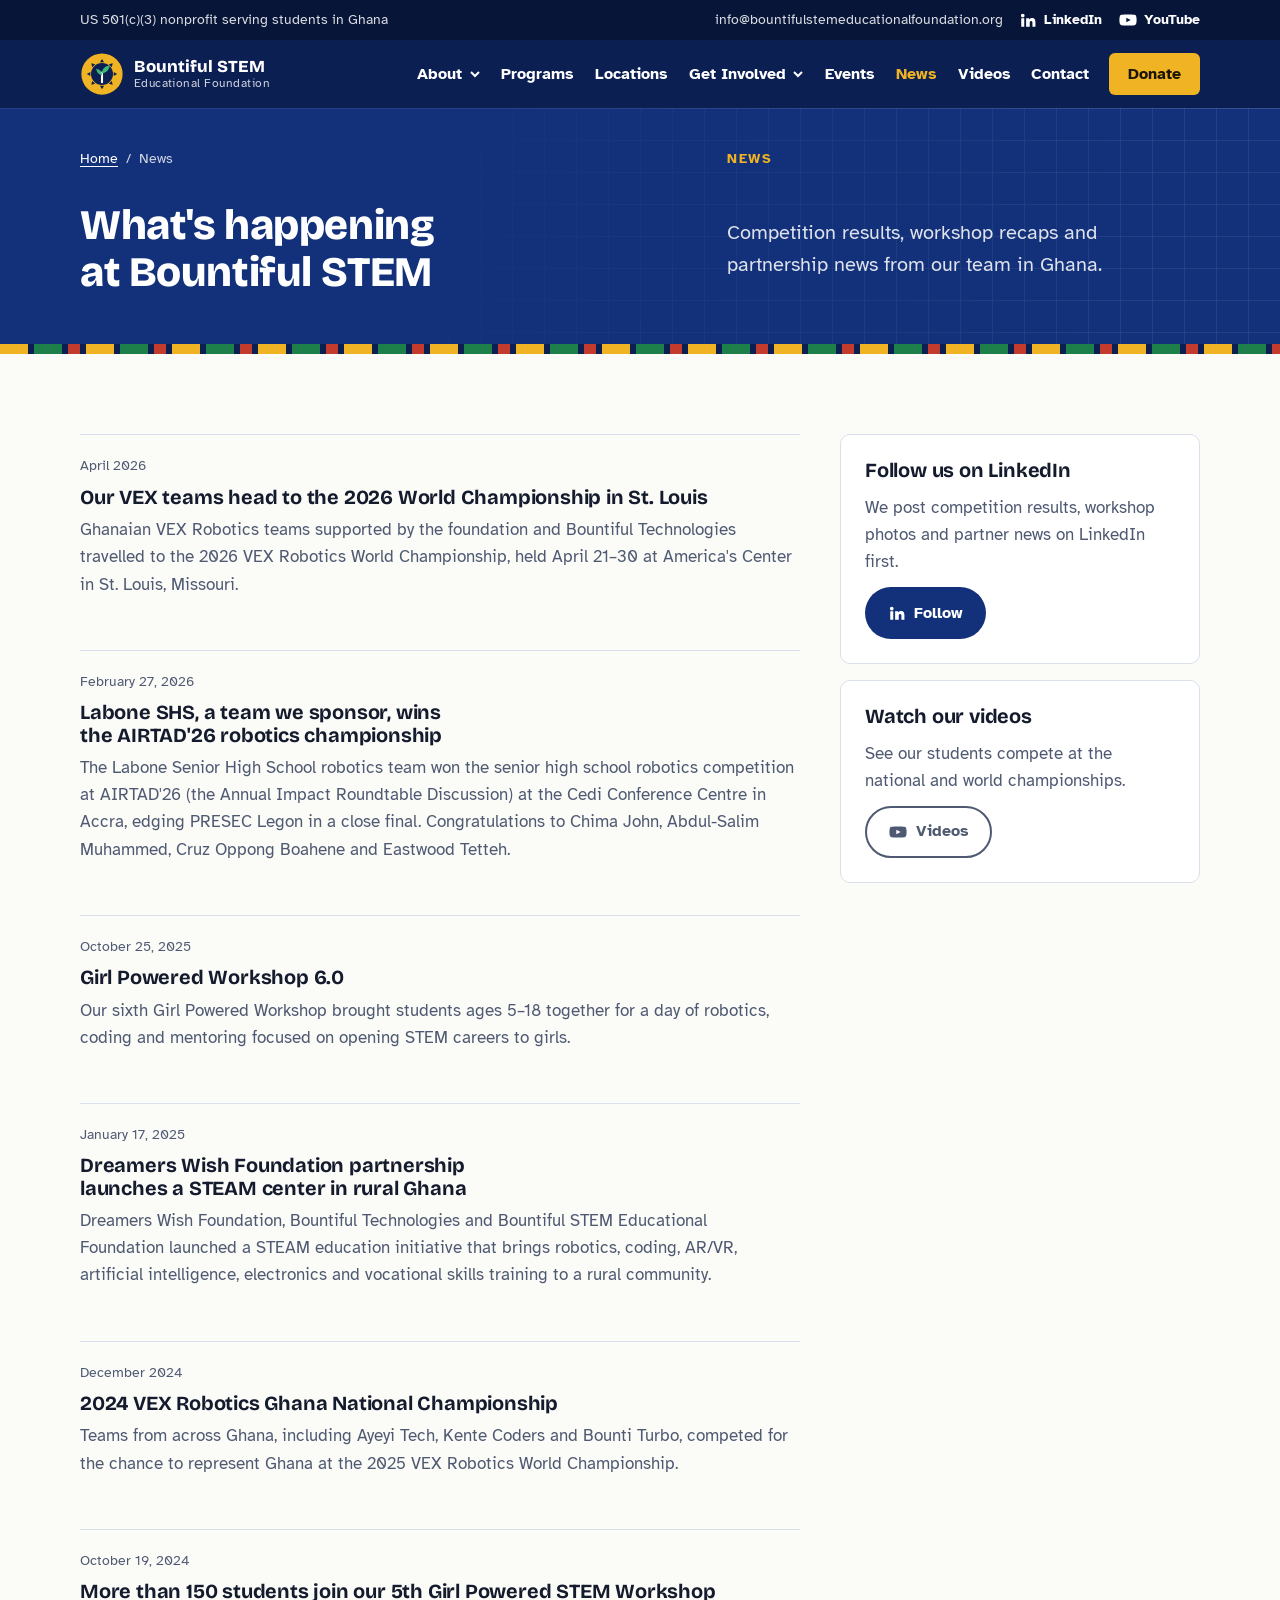
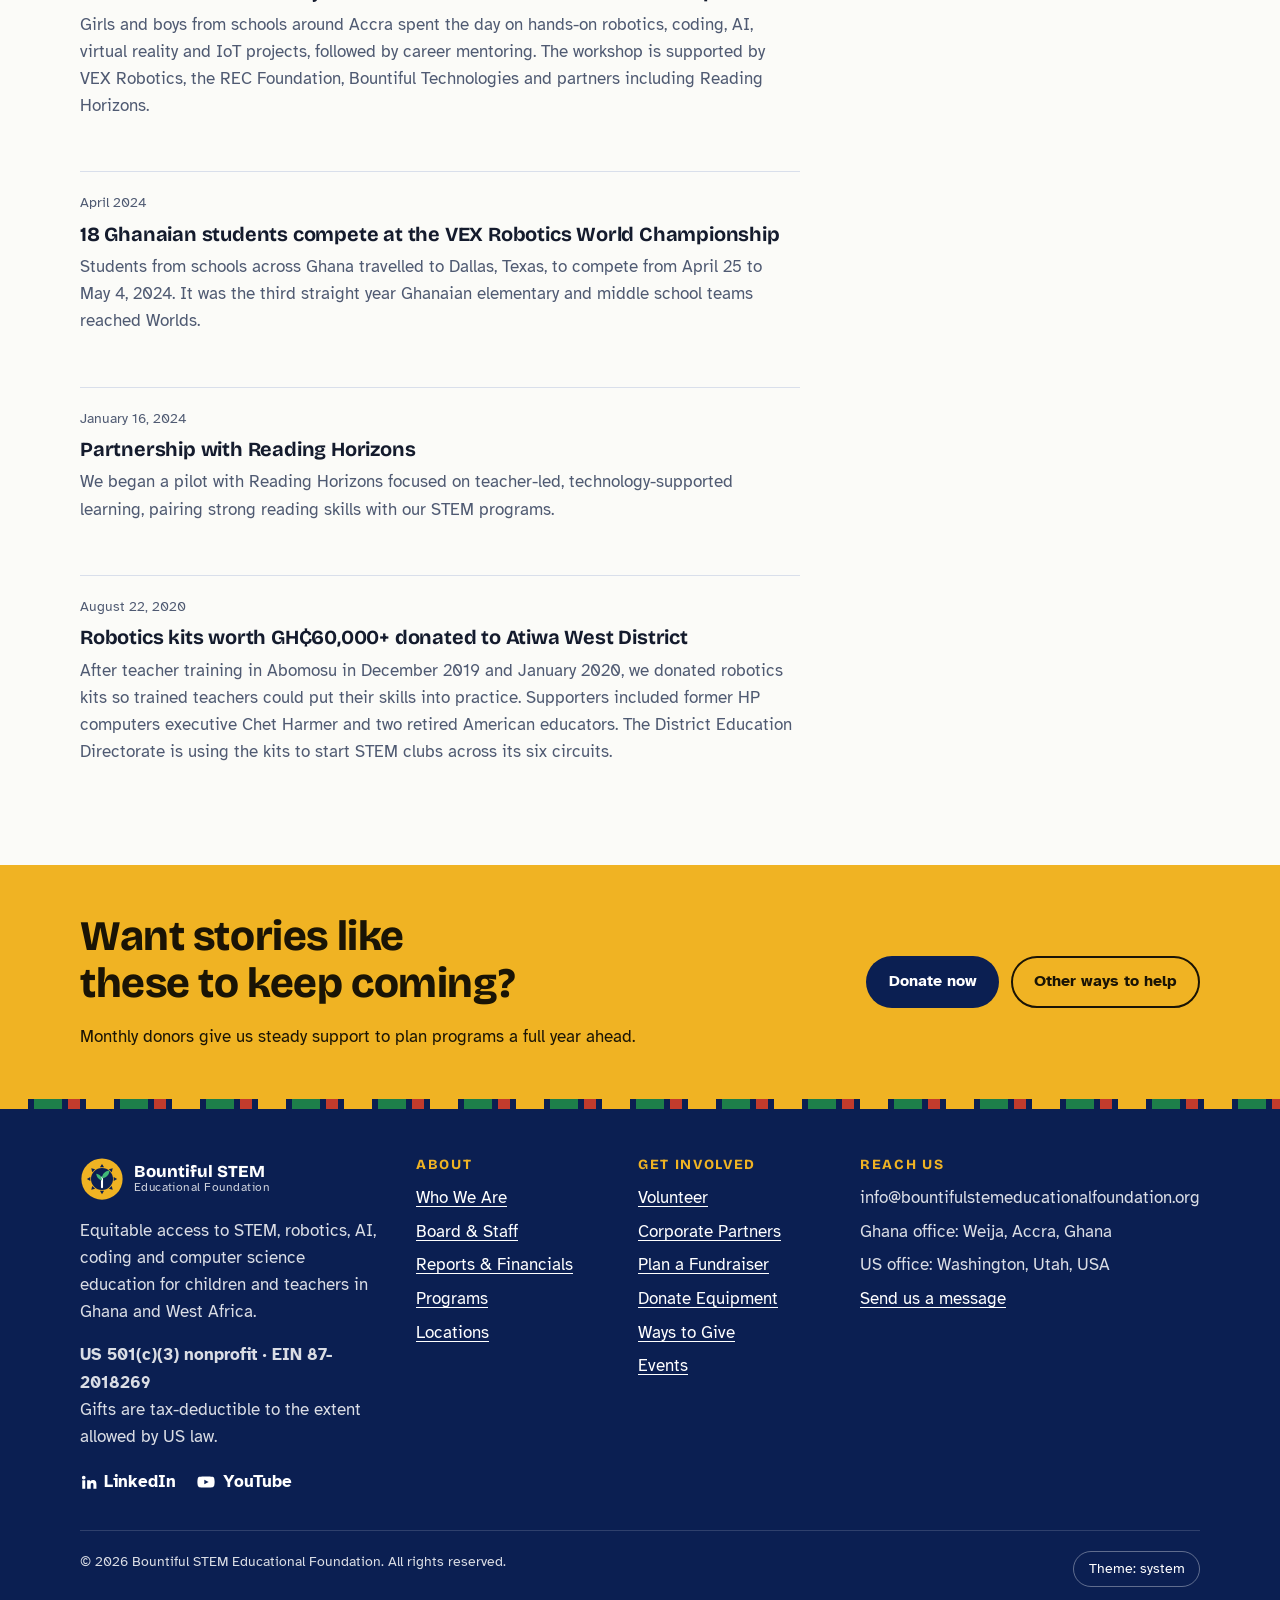
<file: news.html>
<!doctype html>
<html lang="en">
<head>
<meta charset="utf-8">
<meta name="viewport" content="width=device-width, initial-scale=1, viewport-fit=cover">
<title>News | Bountiful STEM Educational Foundation</title>
<meta name="claude:viewport-fit-sides" content="cover">
<meta name="description" content="Robotics competition results, Girl Powered Workshop recaps and partnership news from Bountiful STEM in Ghana.">
<meta name="robots" content="index, follow, max-image-preview:large">
<link rel="canonical" href="https://www.bountifulstem.org/news.html">
<meta name="theme-color" content="#0b1f52">
<meta property="og:type" content="website">
<meta property="og:site_name" content="Bountiful STEM Educational Foundation">
<meta property="og:title" content="News | Bountiful STEM Educational Foundation">
<meta property="og:description" content="Robotics competition results, Girl Powered Workshop recaps and partnership news from Bountiful STEM in Ghana.">
<meta property="og:url" content="https://www.bountifulstem.org/news.html">
<meta property="og:image" content="https://www.bountifulstem.org/assets/img/og-image.png">
<meta property="og:locale" content="en_US">
<meta name="twitter:card" content="summary_large_image">
<meta name="twitter:title" content="News | Bountiful STEM Educational Foundation">
<meta name="twitter:description" content="Robotics competition results, Girl Powered Workshop recaps and partnership news from Bountiful STEM in Ghana.">
<meta name="twitter:image" content="https://www.bountifulstem.org/assets/img/og-image.png">
<link rel="icon" href="assets/img/favicon.svg" type="image/svg+xml">
<link rel="apple-touch-icon" href="assets/img/apple-touch-icon.png">
<link rel="manifest" href="site.webmanifest">
<link rel="preconnect" href="https://fonts.googleapis.com">
<link rel="preconnect" href="https://fonts.gstatic.com" crossorigin>
<link rel="stylesheet" href="https://fonts.googleapis.com/css2?family=Atkinson+Hyperlegible:ital,wght@0,400;0,700;1,400&family=Bricolage+Grotesque:opsz,wght@12..96,600;12..96,700;12..96,800&display=swap">
<link rel="stylesheet" href="assets/css/style.css">
<script type="application/ld+json">{"@context": "https://schema.org", "@type": "BreadcrumbList", "itemListElement": [{"@type": "ListItem", "position": 1, "name": "Home", "item": "https://www.bountifulstem.org/"}, {"@type": "ListItem", "position": 2, "name": "News", "item": "https://www.bountifulstem.org/news.html"}]}</script>
</head>
<body>
<a class="skip" href="#main">Skip to main content</a>
<div class="topbar">
  <div class="wrap topbar-inner">
    <span class="topbar-note">US 501(c)(3) nonprofit serving students in Ghana</span>
    <div class="topbar-links">
      <span class="topbar-email">info@bountifulstemeducationalfoundation.org</span>
      <a class="social social-sm" href="https://www.linkedin.com/company/bountiful-stem-educational-foundation" rel="me noopener" target="_blank" aria-label="Bountiful STEM on LinkedIn"><svg width="18" height="18" viewBox="0 0 24 24" fill="currentColor" aria-hidden="true"><path d="M4.98 3.5a2.5 2.5 0 1 1 0 5 2.5 2.5 0 0 1 0-5zM3 9.75h4V21H3zM9.5 9.75h3.8v1.6h.06c.53-1 1.83-2.05 3.77-2.05 4.03 0 4.77 2.65 4.77 6.1V21h-4v-5c0-1.2-.02-2.73-1.66-2.73-1.67 0-1.93 1.3-1.93 2.64V21H9.5z"/></svg><span>LinkedIn</span></a><a class="social social-sm" href="videos.html" aria-label="Bountiful STEM videos on YouTube"><svg width="20" height="18" viewBox="0 0 24 24" fill="currentColor" aria-hidden="true"><path d="M23 7.2a3 3 0 0 0-2.1-2.1C19 4.6 12 4.6 12 4.6s-7 0-8.9.5A3 3 0 0 0 1 7.2 31 31 0 0 0 .5 12 31 31 0 0 0 1 16.8a3 3 0 0 0 2.1 2.1c1.9.5 8.9.5 8.9.5s7 0 8.9-.5a3 3 0 0 0 2.1-2.1 31 31 0 0 0 .5-4.8 31 31 0 0 0-.5-4.8zM9.75 15.1V8.9L15.5 12z"/></svg><span>YouTube</span></a>
    </div>
  </div>
</div>
<header class="site-header">
  <div class="wrap header-inner">
    <a class="brand" href="index.html" aria-label="Bountiful STEM Educational Foundation home">
      <img src="assets/img/logo.svg" alt="" width="44" height="44">
      <span class="brand-name">Bountiful STEM<small>Educational Foundation</small></span>
    </a>
    <div class="header-actions">
      <a class="btn btn-gold btn-sm donate-mobile" href="donate.html">Donate</a>
      <button class="nav-toggle" type="button" aria-expanded="false" aria-controls="site-nav">Menu</button>
    </div>
    <nav class="site-nav" id="site-nav" aria-label="Main">
      <ul class="nav-list">
        <li class="has-sub"><button class="sub-toggle" type="button" aria-expanded="false" aria-controls="sub-0">About<svg width="12" height="12" viewBox="0 0 12 12" aria-hidden="true"><path d="M2 4l4 4 4-4" fill="none" stroke="currentColor" stroke-width="2"/></svg></button><ul class="sub" id="sub-0"><li><a href="about.html">Who We Are</a></li><li><a href="board-staff.html">Board & Staff</a></li><li><a href="reports.html">Reports & Financials</a></li></ul></li>
        <li><a href="programs.html">Programs</a></li>
        <li><a href="locations.html">Locations</a></li>
        <li class="has-sub"><button class="sub-toggle" type="button" aria-expanded="false" aria-controls="sub-3">Get Involved<svg width="12" height="12" viewBox="0 0 12 12" aria-hidden="true"><path d="M2 4l4 4 4-4" fill="none" stroke="currentColor" stroke-width="2"/></svg></button><ul class="sub" id="sub-3"><li><a href="get-involved.html#volunteer">Volunteer</a></li><li><a href="get-involved.html#corporate">Corporate Partners</a></li><li><a href="get-involved.html#fundraiser">Plan a Fundraiser</a></li><li><a href="get-involved.html#equipment">Donate Equipment</a></li></ul></li>
        <li><a href="events.html">Events</a></li>
        <li><a href="news.html" aria-current="page">News</a></li>
        <li><a href="videos.html">Videos</a></li>
        <li><a href="contact.html">Contact</a></li>
        <li class="nav-donate"><a class="btn btn-gold" href="donate.html">Donate</a></li>
      </ul>
    </nav>
  </div>
</header>
<main id="main">
<section class="hero page-hero">
  <div class="hero-grid" aria-hidden="true"></div>
  <div class="wrap stack">
    <nav class="crumbs" aria-label="Breadcrumb"><a href="index.html">Home</a><span aria-hidden="true">/</span><span>News</span></nav>
    <p class="eyebrow">News</p>
    <h1>What's happening at Bountiful STEM</h1>
    <p class="lede">Competition results, workshop recaps and partnership news from our team in Ghana.</p>
  </div>
</section>
<div class="kente" role="presentation"></div>

<section class="section">
  <div class="wrap news-layout">
    <div class="stack-lg"><article class="post" id="vex-worlds-2026"><time datetime="2026-04-21">April 2026</time><h3>Our VEX teams head to the 2026 World Championship in St. Louis</h3><p>Ghanaian VEX Robotics teams supported by the foundation and Bountiful Technologies travelled to the 2026 VEX Robotics World Championship, held April 21–30 at America's Center in St. Louis, Missouri.</p></article><article class="post" id="airtad-2026"><time datetime="2026-02-27">February 27, 2026</time><h3>Labone SHS, a team we sponsor, wins the AIRTAD'26 robotics championship</h3><p>The Labone Senior High School robotics team won the senior high school robotics competition at AIRTAD'26 (the Annual Impact Roundtable Discussion) at the Cedi Conference Centre in Accra, edging PRESEC Legon in a close final. Congratulations to Chima John, Abdul-Salim Muhammed, Cruz Oppong Boahene and Eastwood Tetteh.</p></article><article class="post" id="girl-powered-6"><time datetime="2025-10-25">October 25, 2025</time><h3>Girl Powered Workshop 6.0</h3><p>Our sixth Girl Powered Workshop brought students ages 5–18 together for a day of robotics, coding and mentoring focused on opening STEM careers to girls.</p></article><article class="post" id="dreamers-wish"><time datetime="2025-01-17">January 17, 2025</time><h3>Dreamers Wish Foundation partnership launches a STEAM center in rural Ghana</h3><p>Dreamers Wish Foundation, Bountiful Technologies and Bountiful STEM Educational Foundation launched a STEAM education initiative that brings robotics, coding, AR/VR, artificial intelligence, electronics and vocational skills training to a rural community.</p></article><article class="post" id="national-championship-2024"><time datetime="2024-12-03">December 2024</time><h3>2024 VEX Robotics Ghana National Championship</h3><p>Teams from across Ghana, including Ayeyi Tech, Kente Coders and Bounti Turbo, competed for the chance to represent Ghana at the 2025 VEX Robotics World Championship.</p></article><article class="post" id="girl-powered-5"><time datetime="2024-10-19">October 19, 2024</time><h3>More than 150 students join our 5th Girl Powered STEM Workshop</h3><p>Girls and boys from schools around Accra spent the day on hands-on robotics, coding, AI, virtual reality and IoT projects, followed by career mentoring. The workshop is supported by VEX Robotics, the REC Foundation, Bountiful Technologies and partners including Reading Horizons.</p></article><article class="post" id="vex-worlds-2024"><time datetime="2024-04-25">April 2024</time><h3>18 Ghanaian students compete at the VEX Robotics World Championship</h3><p>Students from schools across Ghana travelled to Dallas, Texas, to compete from April 25 to May 4, 2024. It was the third straight year Ghanaian elementary and middle school teams reached Worlds.</p></article><article class="post" id="reading-horizons"><time datetime="2024-01-16">January 16, 2024</time><h3>Partnership with Reading Horizons</h3><p>We began a pilot with Reading Horizons focused on teacher-led, technology-supported learning, pairing strong reading skills with our STEM programs.</p></article><article class="post" id="atiwa-west"><time datetime="2020-08-22">August 22, 2020</time><h3>Robotics kits worth GH₵60,000+ donated to Atiwa West District</h3><p>After teacher training in Abomosu in December 2019 and January 2020, we donated robotics kits so trained teachers could put their skills into practice. Supporters included former HP computers executive Chet Harmer and two retired American educators. The District Education Directorate is using the kits to start STEM clubs across its six circuits.</p></article></div>
    <aside class="stack news-aside">
      <div class="card">
        <h3>Follow us on LinkedIn</h3>
        <p>We post competition results, workshop photos and partner news on LinkedIn first.</p>
        <p><a class="btn btn-brand" href="https://www.linkedin.com/company/bountiful-stem-educational-foundation" rel="noopener" target="_blank"><svg width="18" height="18" viewBox="0 0 24 24" fill="currentColor" aria-hidden="true"><path d="M4.98 3.5a2.5 2.5 0 1 1 0 5 2.5 2.5 0 0 1 0-5zM3 9.75h4V21H3zM9.5 9.75h3.8v1.6h.06c.53-1 1.83-2.05 3.77-2.05 4.03 0 4.77 2.65 4.77 6.1V21h-4v-5c0-1.2-.02-2.73-1.66-2.73-1.67 0-1.93 1.3-1.93 2.64V21H9.5z"/></svg> Follow</a></p>
      </div>
      <div class="card">
        <h3>Watch our videos</h3>
        <p>See our students compete at the national and world championships.</p>
        <p><a class="btn btn-ghost" href="videos.html"><svg width="20" height="18" viewBox="0 0 24 24" fill="currentColor" aria-hidden="true"><path d="M23 7.2a3 3 0 0 0-2.1-2.1C19 4.6 12 4.6 12 4.6s-7 0-8.9.5A3 3 0 0 0 1 7.2 31 31 0 0 0 .5 12 31 31 0 0 0 1 16.8a3 3 0 0 0 2.1 2.1c1.9.5 8.9.5 8.9.5s7 0 8.9-.5a3 3 0 0 0 2.1-2.1 31 31 0 0 0 .5-4.8 31 31 0 0 0-.5-4.8zM9.75 15.1V8.9L15.5 12z"/></svg> Videos</a></p>
      </div>
    </aside>
  </div>
</section>
<section class="cta-band">
  <div class="wrap">
    <div class="stack">
      <h2>Want stories like these to keep coming?</h2>
      <p>Monthly donors give us steady support to plan programs a full year ahead.</p>
    </div>
    <div class="btn-row">
      <a class="btn btn-brand" href="donate.html">Donate now</a>
      <a class="btn btn-ghost" href="get-involved.html">Other ways to help</a>
    </div>
  </div>
</section>
</main>
<div class="kente" role="presentation"></div>
<footer class="site-footer">
  <div class="wrap">
    <div class="footer-cols">
      <div class="stack">
        <a class="brand" href="index.html">
          <img src="assets/img/logo.svg" alt="" width="44" height="44">
          <span class="brand-name">Bountiful STEM<small>Educational Foundation</small></span>
        </a>
        <p>Equitable access to STEM, robotics, AI, coding and computer science education for children and teachers in Ghana and West Africa.</p>
        <p><strong>US 501(c)(3) nonprofit · EIN 87-2018269</strong><br>Gifts are tax-deductible to the extent allowed by US law.</p>
        <div class="footer-social"><a class="social " href="https://www.linkedin.com/company/bountiful-stem-educational-foundation" rel="me noopener" target="_blank" aria-label="Bountiful STEM on LinkedIn"><svg width="18" height="18" viewBox="0 0 24 24" fill="currentColor" aria-hidden="true"><path d="M4.98 3.5a2.5 2.5 0 1 1 0 5 2.5 2.5 0 0 1 0-5zM3 9.75h4V21H3zM9.5 9.75h3.8v1.6h.06c.53-1 1.83-2.05 3.77-2.05 4.03 0 4.77 2.65 4.77 6.1V21h-4v-5c0-1.2-.02-2.73-1.66-2.73-1.67 0-1.93 1.3-1.93 2.64V21H9.5z"/></svg><span>LinkedIn</span></a><a class="social " href="videos.html" aria-label="Bountiful STEM videos on YouTube"><svg width="20" height="18" viewBox="0 0 24 24" fill="currentColor" aria-hidden="true"><path d="M23 7.2a3 3 0 0 0-2.1-2.1C19 4.6 12 4.6 12 4.6s-7 0-8.9.5A3 3 0 0 0 1 7.2 31 31 0 0 0 .5 12 31 31 0 0 0 1 16.8a3 3 0 0 0 2.1 2.1c1.9.5 8.9.5 8.9.5s7 0 8.9-.5a3 3 0 0 0 2.1-2.1 31 31 0 0 0 .5-4.8 31 31 0 0 0-.5-4.8zM9.75 15.1V8.9L15.5 12z"/></svg><span>YouTube</span></a></div>
      </div>
      <div>
        <h2>About</h2>
        <ul><li><a href="about.html">Who We Are</a></li><li><a href="board-staff.html">Board & Staff</a></li><li><a href="reports.html">Reports & Financials</a></li><li><a href="programs.html">Programs</a></li><li><a href="locations.html">Locations</a></li></ul>
      </div>
      <div>
        <h2>Get involved</h2>
        <ul><li><a href="get-involved.html#volunteer">Volunteer</a></li><li><a href="get-involved.html#corporate">Corporate Partners</a></li><li><a href="get-involved.html#fundraiser">Plan a Fundraiser</a></li><li><a href="get-involved.html#equipment">Donate Equipment</a></li><li><a href="donate.html">Ways to Give</a></li><li><a href="events.html">Events</a></li></ul>
      </div>
      <div>
        <h2>Reach us</h2>
        <ul>
          <li>info@bountifulstemeducationalfoundation.org</li>
          <li>Ghana office: Weija, Accra, Ghana</li>
          <li>US office: Washington, Utah, USA</li>
          <li><a href="contact.html">Send us a message</a></li>
        </ul>
      </div>
    </div>
    <div class="footer-legal">
      <span>© <span data-year>2026</span> Bountiful STEM Educational Foundation. All rights reserved.</span>
      <button class="theme-toggle" type="button" data-theme-toggle>Theme: system</button>
    </div>
  </div>
</footer>
<script src="assets/js/main.js" defer></script>
</body>
</html>
</file>
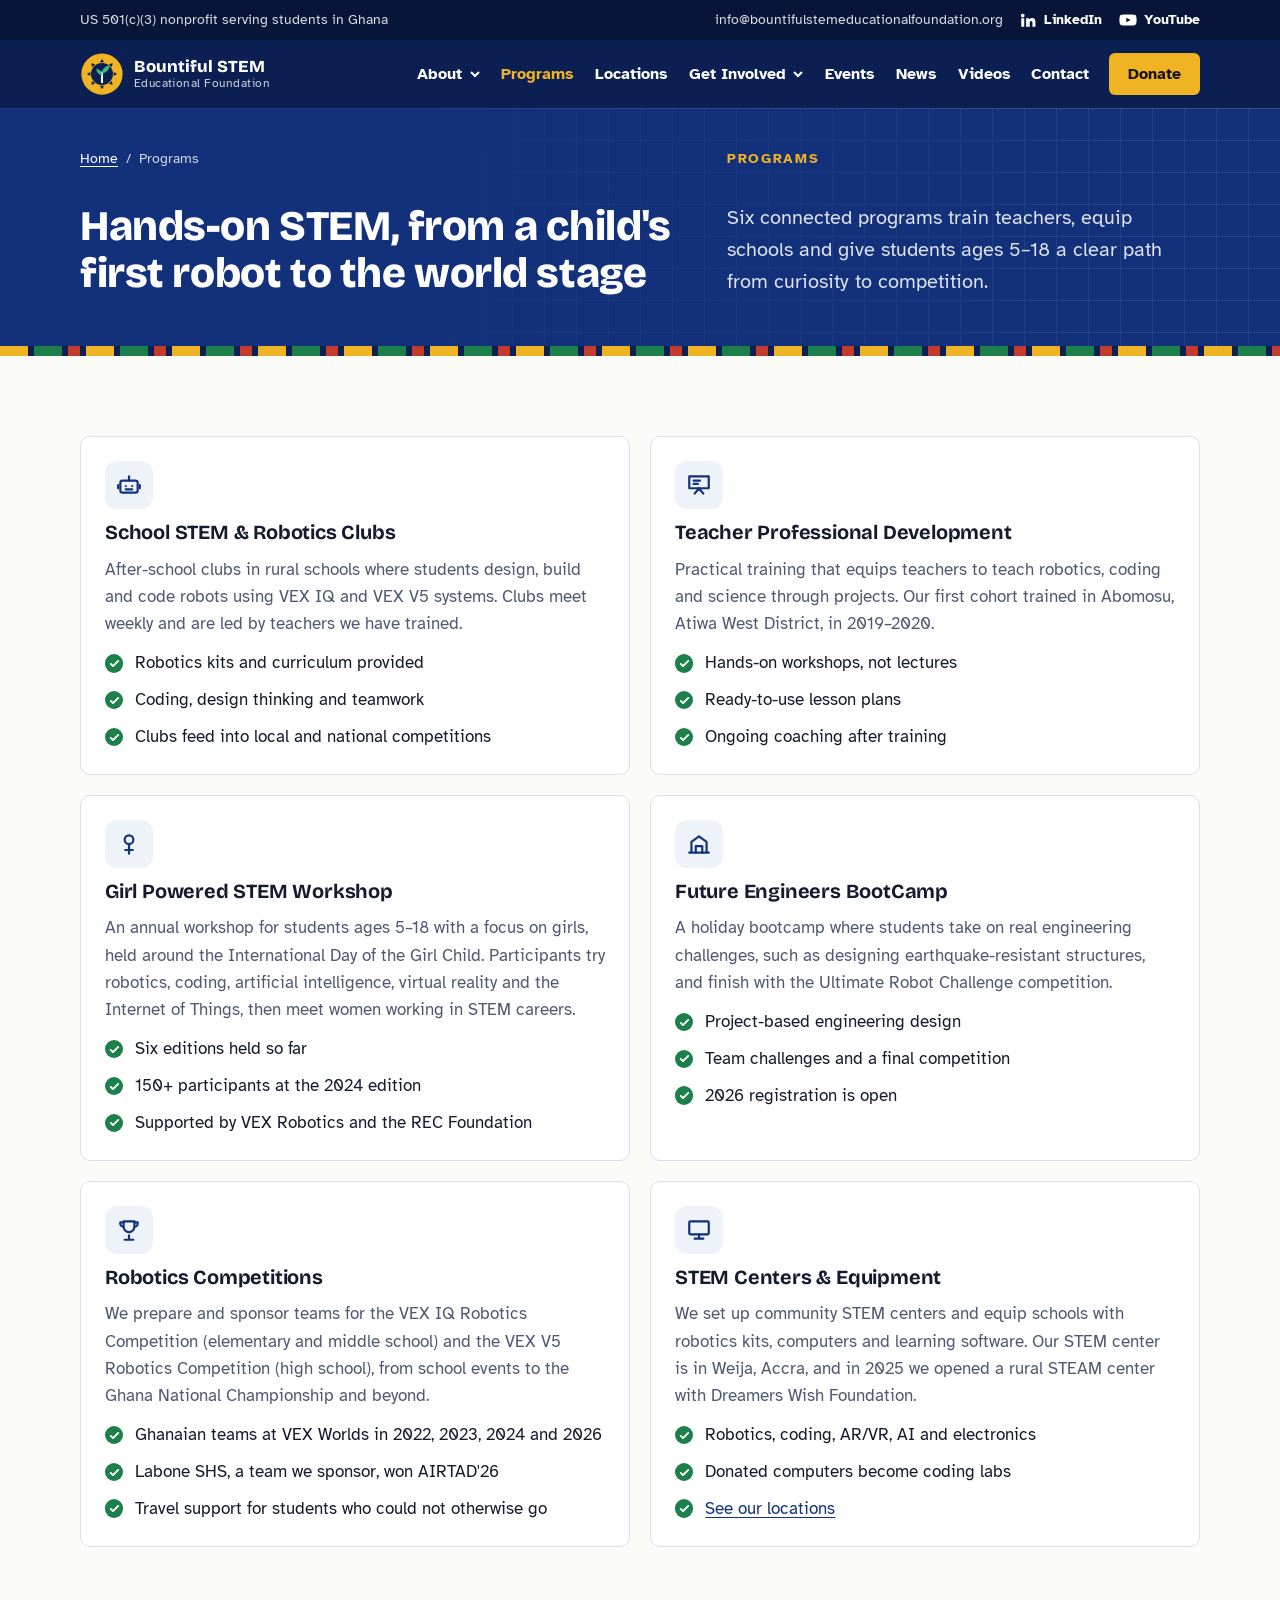
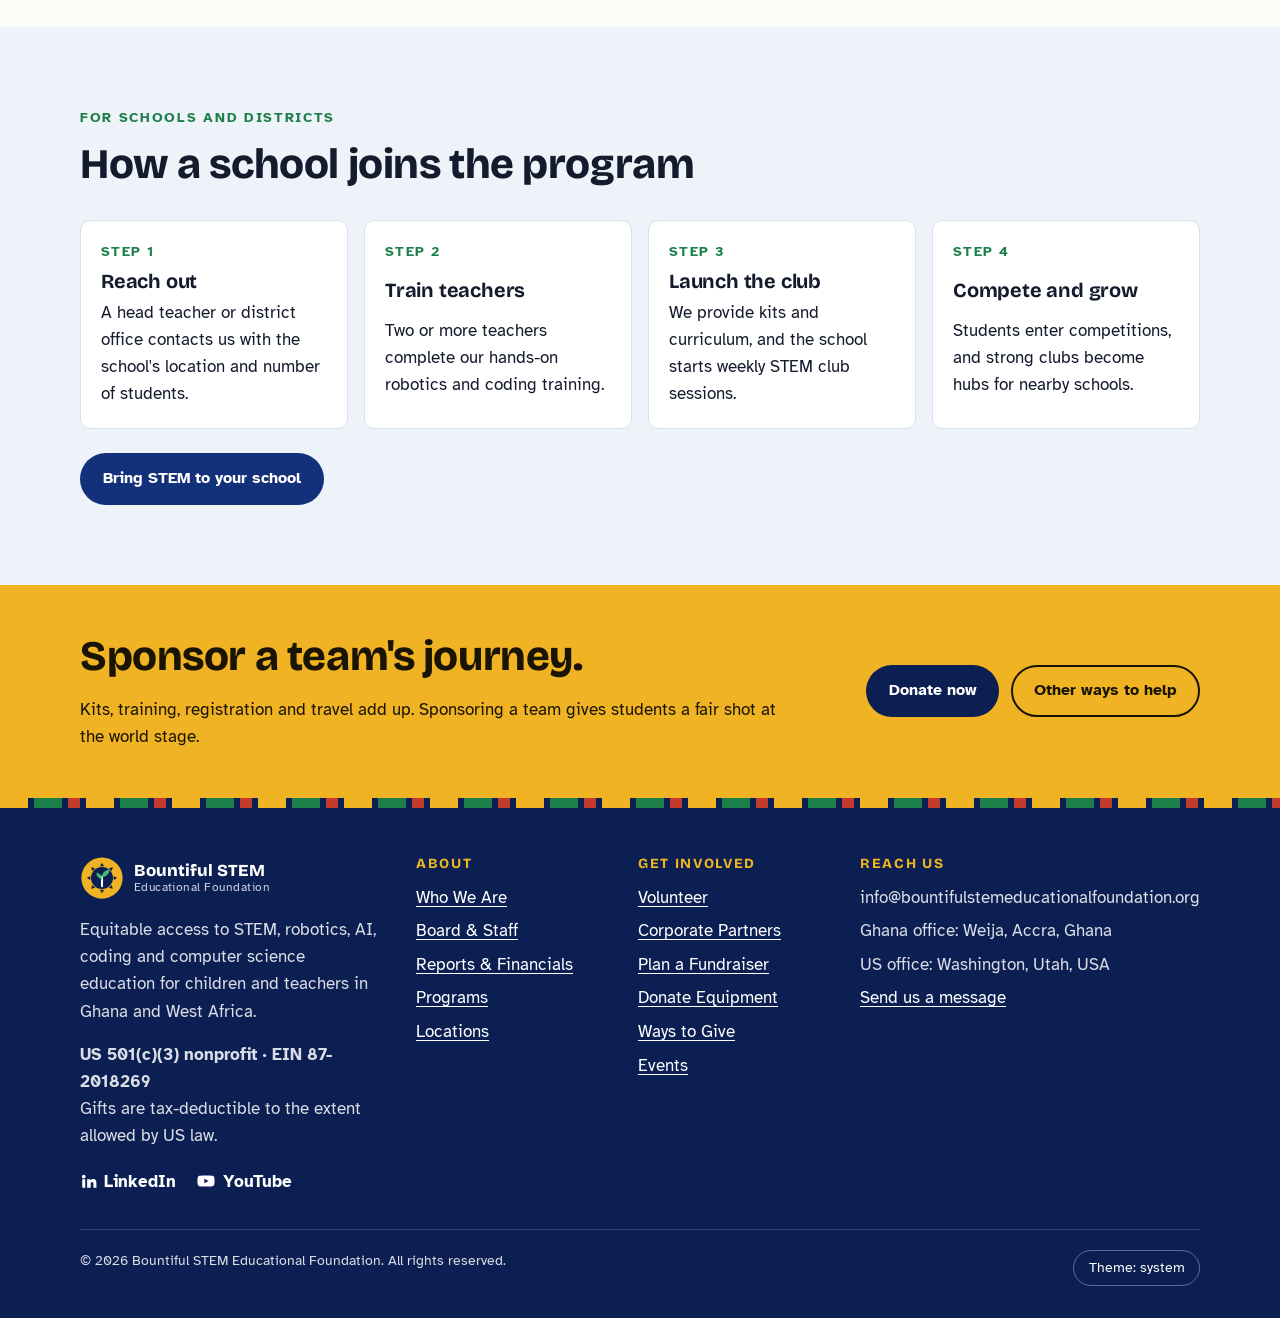
<file: programs.html>
<!doctype html>
<html lang="en">
<head>
<meta charset="utf-8">
<meta name="viewport" content="width=device-width, initial-scale=1, viewport-fit=cover">
<title>STEM & Robotics Programs in Ghana | Bountiful STEM</title>
<meta name="claude:viewport-fit-sides" content="cover">
<meta name="description" content="School robotics clubs, teacher training, the Girl Powered STEM Workshop, Future Engineers BootCamp, VEX robotics competitions and STEM centers in Ghana.">
<meta name="robots" content="index, follow, max-image-preview:large">
<link rel="canonical" href="https://www.bountifulstem.org/programs.html">
<meta name="theme-color" content="#0b1f52">
<meta property="og:type" content="website">
<meta property="og:site_name" content="Bountiful STEM Educational Foundation">
<meta property="og:title" content="STEM & Robotics Programs in Ghana | Bountiful STEM">
<meta property="og:description" content="School robotics clubs, teacher training, the Girl Powered STEM Workshop, Future Engineers BootCamp, VEX robotics competitions and STEM centers in Ghana.">
<meta property="og:url" content="https://www.bountifulstem.org/programs.html">
<meta property="og:image" content="https://www.bountifulstem.org/assets/img/og-image.png">
<meta property="og:locale" content="en_US">
<meta name="twitter:card" content="summary_large_image">
<meta name="twitter:title" content="STEM & Robotics Programs in Ghana | Bountiful STEM">
<meta name="twitter:description" content="School robotics clubs, teacher training, the Girl Powered STEM Workshop, Future Engineers BootCamp, VEX robotics competitions and STEM centers in Ghana.">
<meta name="twitter:image" content="https://www.bountifulstem.org/assets/img/og-image.png">
<link rel="icon" href="assets/img/favicon.svg" type="image/svg+xml">
<link rel="apple-touch-icon" href="assets/img/apple-touch-icon.png">
<link rel="manifest" href="site.webmanifest">
<link rel="preconnect" href="https://fonts.googleapis.com">
<link rel="preconnect" href="https://fonts.gstatic.com" crossorigin>
<link rel="stylesheet" href="https://fonts.googleapis.com/css2?family=Atkinson+Hyperlegible:ital,wght@0,400;0,700;1,400&family=Bricolage+Grotesque:opsz,wght@12..96,600;12..96,700;12..96,800&display=swap">
<link rel="stylesheet" href="assets/css/style.css">
<script type="application/ld+json">{"@context": "https://schema.org", "@type": "BreadcrumbList", "itemListElement": [{"@type": "ListItem", "position": 1, "name": "Home", "item": "https://www.bountifulstem.org/"}, {"@type": "ListItem", "position": 2, "name": "Programs", "item": "https://www.bountifulstem.org/programs.html"}]}</script>
</head>
<body>
<a class="skip" href="#main">Skip to main content</a>
<div class="topbar">
  <div class="wrap topbar-inner">
    <span class="topbar-note">US 501(c)(3) nonprofit serving students in Ghana</span>
    <div class="topbar-links">
      <span class="topbar-email">info@bountifulstemeducationalfoundation.org</span>
      <a class="social social-sm" href="https://www.linkedin.com/company/bountiful-stem-educational-foundation" rel="me noopener" target="_blank" aria-label="Bountiful STEM on LinkedIn"><svg width="18" height="18" viewBox="0 0 24 24" fill="currentColor" aria-hidden="true"><path d="M4.98 3.5a2.5 2.5 0 1 1 0 5 2.5 2.5 0 0 1 0-5zM3 9.75h4V21H3zM9.5 9.75h3.8v1.6h.06c.53-1 1.83-2.05 3.77-2.05 4.03 0 4.77 2.65 4.77 6.1V21h-4v-5c0-1.2-.02-2.73-1.66-2.73-1.67 0-1.93 1.3-1.93 2.64V21H9.5z"/></svg><span>LinkedIn</span></a><a class="social social-sm" href="videos.html" aria-label="Bountiful STEM videos on YouTube"><svg width="20" height="18" viewBox="0 0 24 24" fill="currentColor" aria-hidden="true"><path d="M23 7.2a3 3 0 0 0-2.1-2.1C19 4.6 12 4.6 12 4.6s-7 0-8.9.5A3 3 0 0 0 1 7.2 31 31 0 0 0 .5 12 31 31 0 0 0 1 16.8a3 3 0 0 0 2.1 2.1c1.9.5 8.9.5 8.9.5s7 0 8.9-.5a3 3 0 0 0 2.1-2.1 31 31 0 0 0 .5-4.8 31 31 0 0 0-.5-4.8zM9.75 15.1V8.9L15.5 12z"/></svg><span>YouTube</span></a>
    </div>
  </div>
</div>
<header class="site-header">
  <div class="wrap header-inner">
    <a class="brand" href="index.html" aria-label="Bountiful STEM Educational Foundation home">
      <img src="assets/img/logo.svg" alt="" width="44" height="44">
      <span class="brand-name">Bountiful STEM<small>Educational Foundation</small></span>
    </a>
    <div class="header-actions">
      <a class="btn btn-gold btn-sm donate-mobile" href="donate.html">Donate</a>
      <button class="nav-toggle" type="button" aria-expanded="false" aria-controls="site-nav">Menu</button>
    </div>
    <nav class="site-nav" id="site-nav" aria-label="Main">
      <ul class="nav-list">
        <li class="has-sub"><button class="sub-toggle" type="button" aria-expanded="false" aria-controls="sub-0">About<svg width="12" height="12" viewBox="0 0 12 12" aria-hidden="true"><path d="M2 4l4 4 4-4" fill="none" stroke="currentColor" stroke-width="2"/></svg></button><ul class="sub" id="sub-0"><li><a href="about.html">Who We Are</a></li><li><a href="board-staff.html">Board & Staff</a></li><li><a href="reports.html">Reports & Financials</a></li></ul></li>
        <li><a href="programs.html" aria-current="page">Programs</a></li>
        <li><a href="locations.html">Locations</a></li>
        <li class="has-sub"><button class="sub-toggle" type="button" aria-expanded="false" aria-controls="sub-3">Get Involved<svg width="12" height="12" viewBox="0 0 12 12" aria-hidden="true"><path d="M2 4l4 4 4-4" fill="none" stroke="currentColor" stroke-width="2"/></svg></button><ul class="sub" id="sub-3"><li><a href="get-involved.html#volunteer">Volunteer</a></li><li><a href="get-involved.html#corporate">Corporate Partners</a></li><li><a href="get-involved.html#fundraiser">Plan a Fundraiser</a></li><li><a href="get-involved.html#equipment">Donate Equipment</a></li></ul></li>
        <li><a href="events.html">Events</a></li>
        <li><a href="news.html">News</a></li>
        <li><a href="videos.html">Videos</a></li>
        <li><a href="contact.html">Contact</a></li>
        <li class="nav-donate"><a class="btn btn-gold" href="donate.html">Donate</a></li>
      </ul>
    </nav>
  </div>
</header>
<main id="main">
<section class="hero page-hero">
  <div class="hero-grid" aria-hidden="true"></div>
  <div class="wrap stack">
    <nav class="crumbs" aria-label="Breadcrumb"><a href="index.html">Home</a><span aria-hidden="true">/</span><span>Programs</span></nav>
    <p class="eyebrow">Programs</p>
    <h1>Hands-on STEM, from a child's first robot to the world stage</h1>
    <p class="lede">Six connected programs train teachers, equip schools and give students ages 5–18 a clear path from curiosity to competition.</p>
  </div>
</section>
<div class="kente" role="presentation"></div>

<section class="section">
  <div class="wrap grid grid-2">
    <article class="card" id="clubs">
      <div class="icon"><svg width="26" height="26" viewBox="0 0 24 24" fill="none" stroke="currentColor" stroke-width="2" stroke-linecap="round" stroke-linejoin="round" aria-hidden="true"><rect x="4" y="8" width="16" height="11" rx="2"/><path d="M12 4v4M9 13h.01M15 13h.01M9 16h6M2 12v3M22 12v3"/></svg></div>
      <h3>School STEM &amp; Robotics Clubs</h3>
      <p>After-school clubs in rural schools where students design, build and code robots using VEX IQ and VEX V5 systems. Clubs meet weekly and are led by teachers we have trained.</p>
      <ul class="checklist"><li>Robotics kits and curriculum provided</li><li>Coding, design thinking and teamwork</li><li>Clubs feed into local and national competitions</li></ul>
    </article>
    <article class="card" id="teachers">
      <div class="icon"><svg width="26" height="26" viewBox="0 0 24 24" fill="none" stroke="currentColor" stroke-width="2" stroke-linecap="round" stroke-linejoin="round" aria-hidden="true"><path d="M3 4h18v11H3z"/><path d="M8 20l4-5 4 5M7 8h6M7 11h4"/></svg></div>
      <h3>Teacher Professional Development</h3>
      <p>Practical training that equips teachers to teach robotics, coding and science through projects. Our first cohort trained in Abomosu, Atiwa West District, in 2019–2020.</p>
      <ul class="checklist"><li>Hands-on workshops, not lectures</li><li>Ready-to-use lesson plans</li><li>Ongoing coaching after training</li></ul>
    </article>
    <article class="card" id="girl-powered">
      <div class="icon"><svg width="26" height="26" viewBox="0 0 24 24" fill="none" stroke="currentColor" stroke-width="2" stroke-linecap="round" stroke-linejoin="round" aria-hidden="true"><circle cx="12" cy="8" r="4"/><path d="M12 12v9M8.5 17.5h7"/></svg></div>
      <h3>Girl Powered STEM Workshop</h3>
      <p>An annual workshop for students ages 5–18 with a focus on girls, held around the International Day of the Girl Child. Participants try robotics, coding, artificial intelligence, virtual reality and the Internet of Things, then meet women working in STEM careers.</p>
      <ul class="checklist"><li>Six editions held so far</li><li>150+ participants at the 2024 edition</li><li>Supported by VEX Robotics and the REC Foundation</li></ul>
    </article>
    <article class="card" id="bootcamp">
      <div class="icon"><svg width="26" height="26" viewBox="0 0 24 24" fill="none" stroke="currentColor" stroke-width="2" stroke-linecap="round" stroke-linejoin="round" aria-hidden="true"><path d="M3 20h18M5 20V10l7-5 7 5v10"/><path d="M9 20v-6h6v6"/></svg></div>
      <h3>Future Engineers BootCamp</h3>
      <p>A holiday bootcamp where students take on real engineering challenges, such as designing earthquake-resistant structures, and finish with the Ultimate Robot Challenge competition.</p>
      <ul class="checklist"><li>Project-based engineering design</li><li>Team challenges and a final competition</li><li>2026 registration is open</li></ul>
    </article>
    <article class="card" id="competitions">
      <div class="icon"><svg width="26" height="26" viewBox="0 0 24 24" fill="none" stroke="currentColor" stroke-width="2" stroke-linecap="round" stroke-linejoin="round" aria-hidden="true"><path d="M8 21h8M12 17v4M7 4h10v5a5 5 0 0 1-10 0z"/><path d="M17 5h3a3 3 0 0 1-3 4M7 5H4a3 3 0 0 0 3 4"/></svg></div>
      <h3>Robotics Competitions</h3>
      <p>We prepare and sponsor teams for the VEX IQ Robotics Competition (elementary and middle school) and the VEX V5 Robotics Competition (high school), from school events to the Ghana National Championship and beyond.</p>
      <ul class="checklist"><li>Ghanaian teams at VEX Worlds in 2022, 2023, 2024 and 2026</li><li>Labone SHS, a team we sponsor, won AIRTAD'26</li><li>Travel support for students who could not otherwise go</li></ul>
    </article>
    <article class="card" id="centers">
      <div class="icon"><svg width="26" height="26" viewBox="0 0 24 24" fill="none" stroke="currentColor" stroke-width="2" stroke-linecap="round" stroke-linejoin="round" aria-hidden="true"><rect x="3" y="4" width="18" height="12" rx="1"/><path d="M8 20h8M12 16v4"/></svg></div>
      <h3>STEM Centers &amp; Equipment</h3>
      <p>We set up community STEM centers and equip schools with robotics kits, computers and learning software. Our STEM center is in Weija, Accra, and in 2025 we opened a rural STEAM center with Dreamers Wish Foundation.</p>
      <ul class="checklist"><li>Robotics, coding, AR/VR, AI and electronics</li><li>Donated computers become coding labs</li><li><a href="locations.html">See our locations</a></li></ul>
    </article>
  </div>
</section>

<section class="section section-tint">
  <div class="wrap">
    <div class="section-head"><p class="eyebrow">For schools and districts</p><h2>How a school joins the program</h2></div>
    <ol class="steps">
      <li><h3>Reach out</h3><p>A head teacher or district office contacts us with the school's location and number of students.</p></li>
      <li><h3>Train teachers</h3><p>Two or more teachers complete our hands-on robotics and coding training.</p></li>
      <li><h3>Launch the club</h3><p>We provide kits and curriculum, and the school starts weekly STEM club sessions.</p></li>
      <li><h3>Compete and grow</h3><p>Students enter competitions, and strong clubs become hubs for nearby schools.</p></li>
    </ol>
    <div class="btn-row" style="margin-top:1.5rem"><a class="btn btn-brand" href="contact.html?topic=school">Bring STEM to your school</a></div>
  </div>
</section>
<section class="cta-band">
  <div class="wrap">
    <div class="stack">
      <h2>Sponsor a team's journey.</h2>
      <p>Kits, training, registration and travel add up. Sponsoring a team gives students a fair shot at the world stage.</p>
    </div>
    <div class="btn-row">
      <a class="btn btn-brand" href="donate.html">Donate now</a>
      <a class="btn btn-ghost" href="get-involved.html">Other ways to help</a>
    </div>
  </div>
</section>
</main>
<div class="kente" role="presentation"></div>
<footer class="site-footer">
  <div class="wrap">
    <div class="footer-cols">
      <div class="stack">
        <a class="brand" href="index.html">
          <img src="assets/img/logo.svg" alt="" width="44" height="44">
          <span class="brand-name">Bountiful STEM<small>Educational Foundation</small></span>
        </a>
        <p>Equitable access to STEM, robotics, AI, coding and computer science education for children and teachers in Ghana and West Africa.</p>
        <p><strong>US 501(c)(3) nonprofit · EIN 87-2018269</strong><br>Gifts are tax-deductible to the extent allowed by US law.</p>
        <div class="footer-social"><a class="social " href="https://www.linkedin.com/company/bountiful-stem-educational-foundation" rel="me noopener" target="_blank" aria-label="Bountiful STEM on LinkedIn"><svg width="18" height="18" viewBox="0 0 24 24" fill="currentColor" aria-hidden="true"><path d="M4.98 3.5a2.5 2.5 0 1 1 0 5 2.5 2.5 0 0 1 0-5zM3 9.75h4V21H3zM9.5 9.75h3.8v1.6h.06c.53-1 1.83-2.05 3.77-2.05 4.03 0 4.77 2.65 4.77 6.1V21h-4v-5c0-1.2-.02-2.73-1.66-2.73-1.67 0-1.93 1.3-1.93 2.64V21H9.5z"/></svg><span>LinkedIn</span></a><a class="social " href="videos.html" aria-label="Bountiful STEM videos on YouTube"><svg width="20" height="18" viewBox="0 0 24 24" fill="currentColor" aria-hidden="true"><path d="M23 7.2a3 3 0 0 0-2.1-2.1C19 4.6 12 4.6 12 4.6s-7 0-8.9.5A3 3 0 0 0 1 7.2 31 31 0 0 0 .5 12 31 31 0 0 0 1 16.8a3 3 0 0 0 2.1 2.1c1.9.5 8.9.5 8.9.5s7 0 8.9-.5a3 3 0 0 0 2.1-2.1 31 31 0 0 0 .5-4.8 31 31 0 0 0-.5-4.8zM9.75 15.1V8.9L15.5 12z"/></svg><span>YouTube</span></a></div>
      </div>
      <div>
        <h2>About</h2>
        <ul><li><a href="about.html">Who We Are</a></li><li><a href="board-staff.html">Board & Staff</a></li><li><a href="reports.html">Reports & Financials</a></li><li><a href="programs.html">Programs</a></li><li><a href="locations.html">Locations</a></li></ul>
      </div>
      <div>
        <h2>Get involved</h2>
        <ul><li><a href="get-involved.html#volunteer">Volunteer</a></li><li><a href="get-involved.html#corporate">Corporate Partners</a></li><li><a href="get-involved.html#fundraiser">Plan a Fundraiser</a></li><li><a href="get-involved.html#equipment">Donate Equipment</a></li><li><a href="donate.html">Ways to Give</a></li><li><a href="events.html">Events</a></li></ul>
      </div>
      <div>
        <h2>Reach us</h2>
        <ul>
          <li>info@bountifulstemeducationalfoundation.org</li>
          <li>Ghana office: Weija, Accra, Ghana</li>
          <li>US office: Washington, Utah, USA</li>
          <li><a href="contact.html">Send us a message</a></li>
        </ul>
      </div>
    </div>
    <div class="footer-legal">
      <span>© <span data-year>2026</span> Bountiful STEM Educational Foundation. All rights reserved.</span>
      <button class="theme-toggle" type="button" data-theme-toggle>Theme: system</button>
    </div>
  </div>
</footer>
<script src="assets/js/main.js" defer></script>
</body>
</html>
</file>
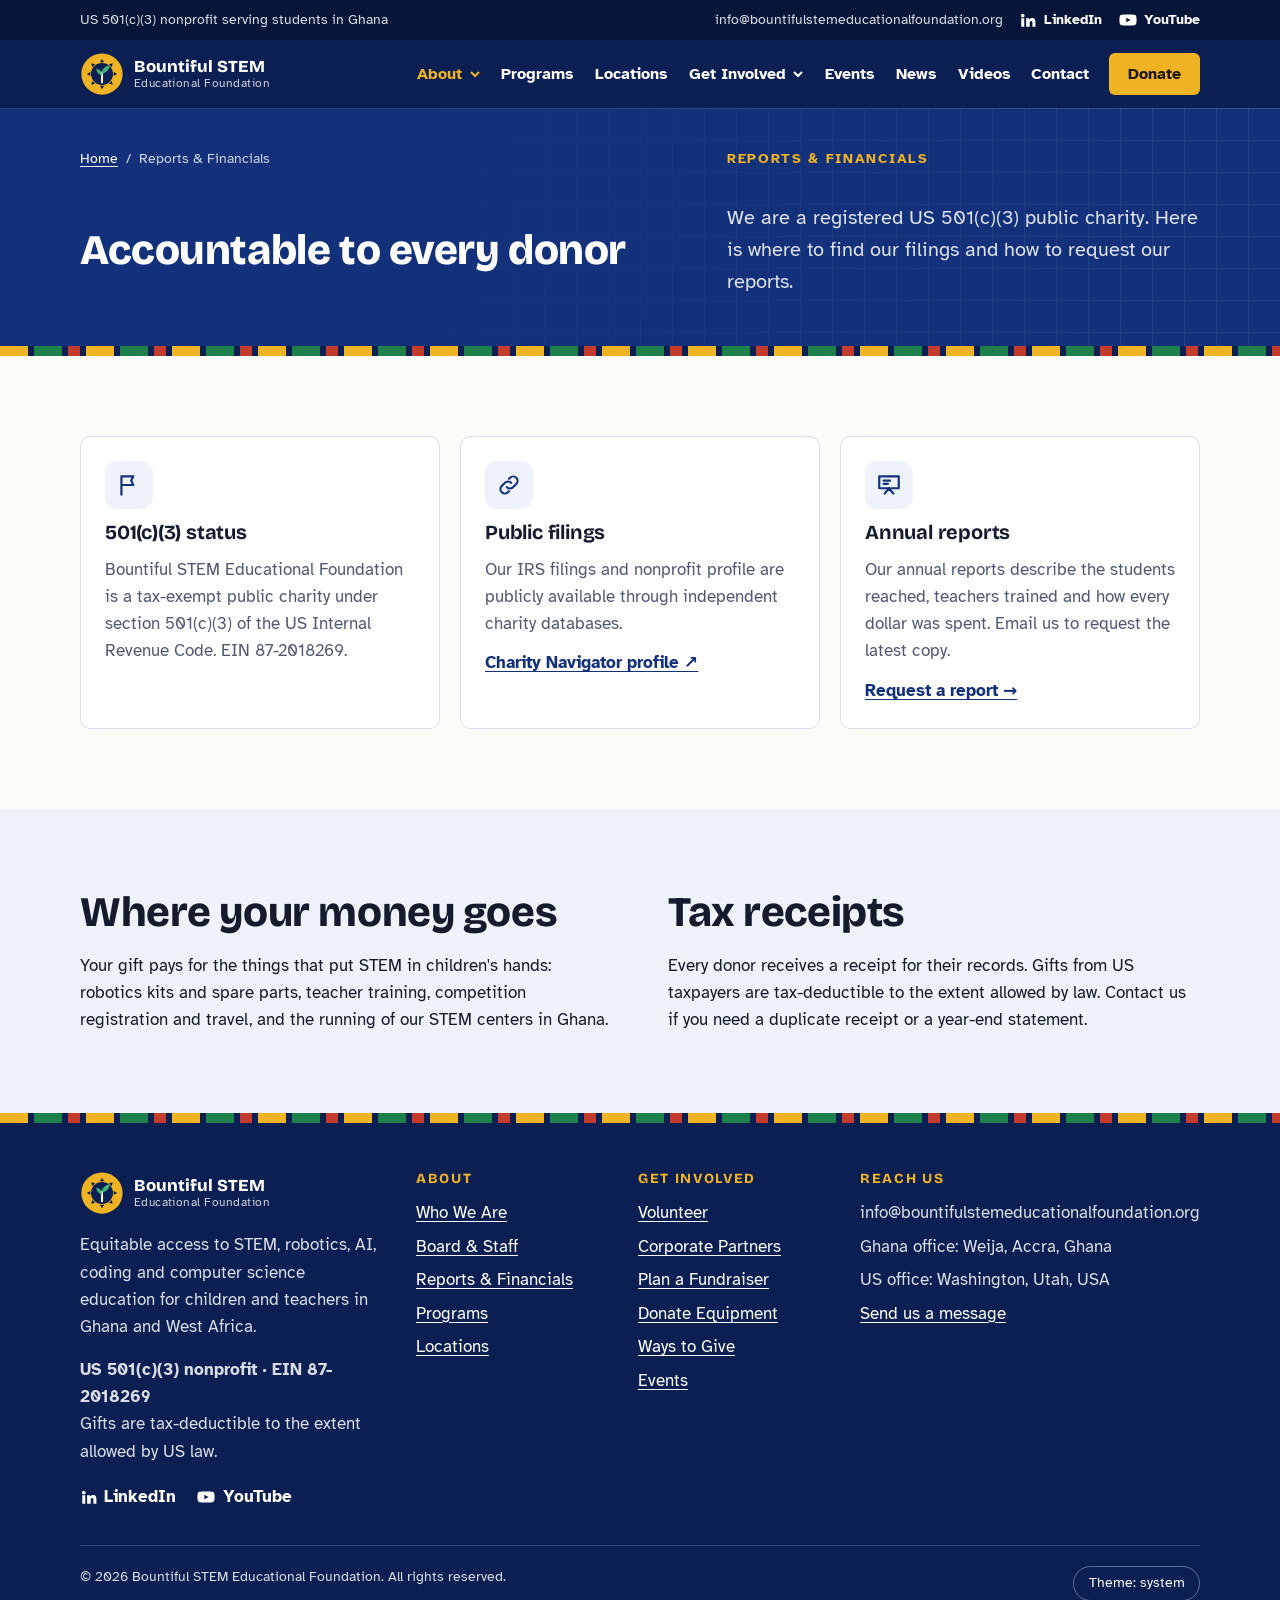
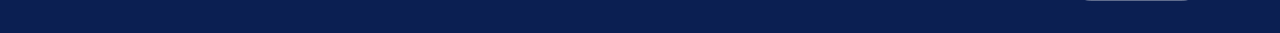
<file: reports.html>
<!doctype html>
<html lang="en">
<head>
<meta charset="utf-8">
<meta name="viewport" content="width=device-width, initial-scale=1, viewport-fit=cover">
<title>Reports & Financials | Bountiful STEM Educational Foundation</title>
<meta name="claude:viewport-fit-sides" content="cover">
<meta name="description" content="501(c)(3) status, EIN 87-2018269, public filings and annual reports for Bountiful STEM Educational Foundation.">
<meta name="robots" content="index, follow, max-image-preview:large">
<link rel="canonical" href="https://www.bountifulstem.org/reports.html">
<meta name="theme-color" content="#0b1f52">
<meta property="og:type" content="website">
<meta property="og:site_name" content="Bountiful STEM Educational Foundation">
<meta property="og:title" content="Reports & Financials | Bountiful STEM Educational Foundation">
<meta property="og:description" content="501(c)(3) status, EIN 87-2018269, public filings and annual reports for Bountiful STEM Educational Foundation.">
<meta property="og:url" content="https://www.bountifulstem.org/reports.html">
<meta property="og:image" content="https://www.bountifulstem.org/assets/img/og-image.png">
<meta property="og:locale" content="en_US">
<meta name="twitter:card" content="summary_large_image">
<meta name="twitter:title" content="Reports & Financials | Bountiful STEM Educational Foundation">
<meta name="twitter:description" content="501(c)(3) status, EIN 87-2018269, public filings and annual reports for Bountiful STEM Educational Foundation.">
<meta name="twitter:image" content="https://www.bountifulstem.org/assets/img/og-image.png">
<link rel="icon" href="assets/img/favicon.svg" type="image/svg+xml">
<link rel="apple-touch-icon" href="assets/img/apple-touch-icon.png">
<link rel="manifest" href="site.webmanifest">
<link rel="preconnect" href="https://fonts.googleapis.com">
<link rel="preconnect" href="https://fonts.gstatic.com" crossorigin>
<link rel="stylesheet" href="https://fonts.googleapis.com/css2?family=Atkinson+Hyperlegible:ital,wght@0,400;0,700;1,400&family=Bricolage+Grotesque:opsz,wght@12..96,600;12..96,700;12..96,800&display=swap">
<link rel="stylesheet" href="assets/css/style.css">
<script type="application/ld+json">{"@context": "https://schema.org", "@type": "BreadcrumbList", "itemListElement": [{"@type": "ListItem", "position": 1, "name": "Home", "item": "https://www.bountifulstem.org/"}, {"@type": "ListItem", "position": 2, "name": "Reports & Financials", "item": "https://www.bountifulstem.org/reports.html"}]}</script>
</head>
<body>
<a class="skip" href="#main">Skip to main content</a>
<div class="topbar">
  <div class="wrap topbar-inner">
    <span class="topbar-note">US 501(c)(3) nonprofit serving students in Ghana</span>
    <div class="topbar-links">
      <span class="topbar-email">info@bountifulstemeducationalfoundation.org</span>
      <a class="social social-sm" href="https://www.linkedin.com/company/bountiful-stem-educational-foundation" rel="me noopener" target="_blank" aria-label="Bountiful STEM on LinkedIn"><svg width="18" height="18" viewBox="0 0 24 24" fill="currentColor" aria-hidden="true"><path d="M4.98 3.5a2.5 2.5 0 1 1 0 5 2.5 2.5 0 0 1 0-5zM3 9.75h4V21H3zM9.5 9.75h3.8v1.6h.06c.53-1 1.83-2.05 3.77-2.05 4.03 0 4.77 2.65 4.77 6.1V21h-4v-5c0-1.2-.02-2.73-1.66-2.73-1.67 0-1.93 1.3-1.93 2.64V21H9.5z"/></svg><span>LinkedIn</span></a><a class="social social-sm" href="videos.html" aria-label="Bountiful STEM videos on YouTube"><svg width="20" height="18" viewBox="0 0 24 24" fill="currentColor" aria-hidden="true"><path d="M23 7.2a3 3 0 0 0-2.1-2.1C19 4.6 12 4.6 12 4.6s-7 0-8.9.5A3 3 0 0 0 1 7.2 31 31 0 0 0 .5 12 31 31 0 0 0 1 16.8a3 3 0 0 0 2.1 2.1c1.9.5 8.9.5 8.9.5s7 0 8.9-.5a3 3 0 0 0 2.1-2.1 31 31 0 0 0 .5-4.8 31 31 0 0 0-.5-4.8zM9.75 15.1V8.9L15.5 12z"/></svg><span>YouTube</span></a>
    </div>
  </div>
</div>
<header class="site-header">
  <div class="wrap header-inner">
    <a class="brand" href="index.html" aria-label="Bountiful STEM Educational Foundation home">
      <img src="assets/img/logo.svg" alt="" width="44" height="44">
      <span class="brand-name">Bountiful STEM<small>Educational Foundation</small></span>
    </a>
    <div class="header-actions">
      <a class="btn btn-gold btn-sm donate-mobile" href="donate.html">Donate</a>
      <button class="nav-toggle" type="button" aria-expanded="false" aria-controls="site-nav">Menu</button>
    </div>
    <nav class="site-nav" id="site-nav" aria-label="Main">
      <ul class="nav-list">
        <li class="has-sub is-active"><button class="sub-toggle" type="button" aria-expanded="false" aria-controls="sub-0">About<svg width="12" height="12" viewBox="0 0 12 12" aria-hidden="true"><path d="M2 4l4 4 4-4" fill="none" stroke="currentColor" stroke-width="2"/></svg></button><ul class="sub" id="sub-0"><li><a href="about.html">Who We Are</a></li><li><a href="board-staff.html">Board & Staff</a></li><li><a href="reports.html" aria-current="page">Reports & Financials</a></li></ul></li>
        <li><a href="programs.html">Programs</a></li>
        <li><a href="locations.html">Locations</a></li>
        <li class="has-sub"><button class="sub-toggle" type="button" aria-expanded="false" aria-controls="sub-3">Get Involved<svg width="12" height="12" viewBox="0 0 12 12" aria-hidden="true"><path d="M2 4l4 4 4-4" fill="none" stroke="currentColor" stroke-width="2"/></svg></button><ul class="sub" id="sub-3"><li><a href="get-involved.html#volunteer">Volunteer</a></li><li><a href="get-involved.html#corporate">Corporate Partners</a></li><li><a href="get-involved.html#fundraiser">Plan a Fundraiser</a></li><li><a href="get-involved.html#equipment">Donate Equipment</a></li></ul></li>
        <li><a href="events.html">Events</a></li>
        <li><a href="news.html">News</a></li>
        <li><a href="videos.html">Videos</a></li>
        <li><a href="contact.html">Contact</a></li>
        <li class="nav-donate"><a class="btn btn-gold" href="donate.html">Donate</a></li>
      </ul>
    </nav>
  </div>
</header>
<main id="main">
<section class="hero page-hero">
  <div class="hero-grid" aria-hidden="true"></div>
  <div class="wrap stack">
    <nav class="crumbs" aria-label="Breadcrumb"><a href="index.html">Home</a><span aria-hidden="true">/</span><span>Reports & Financials</span></nav>
    <p class="eyebrow">Reports & financials</p>
    <h1>Accountable to every donor</h1>
    <p class="lede">We are a registered US 501(c)(3) public charity. Here is where to find our filings and how to request our reports.</p>
  </div>
</section>
<div class="kente" role="presentation"></div>

<section class="section">
  <div class="wrap grid grid-3">
    <article class="card"><div class="icon"><svg width="26" height="26" viewBox="0 0 24 24" fill="none" stroke="currentColor" stroke-width="2" stroke-linecap="round" stroke-linejoin="round" aria-hidden="true"><path d="M5 21V4M5 4h11l-2 4 2 4H5"/></svg></div><h3>501(c)(3) status</h3><p>Bountiful STEM Educational Foundation is a tax-exempt public charity under section 501(c)(3) of the US Internal Revenue Code. EIN 87-2018269.</p></article>
    <article class="card"><div class="icon"><svg width="26" height="26" viewBox="0 0 24 24" fill="none" stroke="currentColor" stroke-width="2" stroke-linecap="round" stroke-linejoin="round" aria-hidden="true"><path d="M10 14a4 4 0 0 0 5.7 0l3-3a4 4 0 0 0-5.7-5.7l-1 1"/><path d="M14 10a4 4 0 0 0-5.7 0l-3 3a4 4 0 0 0 5.7 5.7l1-1"/></svg></div><h3>Public filings</h3><p>Our IRS filings and nonprofit profile are publicly available through independent charity databases.</p><p class="card-link"><a href="https://www.charitynavigator.org/ein/872018269" rel="noopener" target="_blank">Charity Navigator profile ↗</a></p></article>
    <article class="card"><div class="icon"><svg width="26" height="26" viewBox="0 0 24 24" fill="none" stroke="currentColor" stroke-width="2" stroke-linecap="round" stroke-linejoin="round" aria-hidden="true"><path d="M3 4h18v11H3z"/><path d="M8 20l4-5 4 5M7 8h6M7 11h4"/></svg></div><h3>Annual reports</h3><p>Our annual reports describe the students reached, teachers trained and how every dollar was spent. Email us to request the latest copy.</p><p class="card-link"><a href="contact.html?topic=general">Request a report →</a></p></article>
  </div>
</section>
<section class="section section-tint">
  <div class="wrap split">
    <div class="stack">
      <h2>Where your money goes</h2>
      <p>Your gift pays for the things that put STEM in children's hands: robotics kits and spare parts, teacher training, competition registration and travel, and the running of our STEM centers in Ghana.</p>
    </div>
    <div class="stack">
      <h2>Tax receipts</h2>
      <p>Every donor receives a receipt for their records. Gifts from US taxpayers are tax-deductible to the extent allowed by law. Contact us if you need a duplicate receipt or a year-end statement.</p>
    </div>
  </div>
</section>
</main>
<div class="kente" role="presentation"></div>
<footer class="site-footer">
  <div class="wrap">
    <div class="footer-cols">
      <div class="stack">
        <a class="brand" href="index.html">
          <img src="assets/img/logo.svg" alt="" width="44" height="44">
          <span class="brand-name">Bountiful STEM<small>Educational Foundation</small></span>
        </a>
        <p>Equitable access to STEM, robotics, AI, coding and computer science education for children and teachers in Ghana and West Africa.</p>
        <p><strong>US 501(c)(3) nonprofit · EIN 87-2018269</strong><br>Gifts are tax-deductible to the extent allowed by US law.</p>
        <div class="footer-social"><a class="social " href="https://www.linkedin.com/company/bountiful-stem-educational-foundation" rel="me noopener" target="_blank" aria-label="Bountiful STEM on LinkedIn"><svg width="18" height="18" viewBox="0 0 24 24" fill="currentColor" aria-hidden="true"><path d="M4.98 3.5a2.5 2.5 0 1 1 0 5 2.5 2.5 0 0 1 0-5zM3 9.75h4V21H3zM9.5 9.75h3.8v1.6h.06c.53-1 1.83-2.05 3.77-2.05 4.03 0 4.77 2.65 4.77 6.1V21h-4v-5c0-1.2-.02-2.73-1.66-2.73-1.67 0-1.93 1.3-1.93 2.64V21H9.5z"/></svg><span>LinkedIn</span></a><a class="social " href="videos.html" aria-label="Bountiful STEM videos on YouTube"><svg width="20" height="18" viewBox="0 0 24 24" fill="currentColor" aria-hidden="true"><path d="M23 7.2a3 3 0 0 0-2.1-2.1C19 4.6 12 4.6 12 4.6s-7 0-8.9.5A3 3 0 0 0 1 7.2 31 31 0 0 0 .5 12 31 31 0 0 0 1 16.8a3 3 0 0 0 2.1 2.1c1.9.5 8.9.5 8.9.5s7 0 8.9-.5a3 3 0 0 0 2.1-2.1 31 31 0 0 0 .5-4.8 31 31 0 0 0-.5-4.8zM9.75 15.1V8.9L15.5 12z"/></svg><span>YouTube</span></a></div>
      </div>
      <div>
        <h2>About</h2>
        <ul><li><a href="about.html">Who We Are</a></li><li><a href="board-staff.html">Board & Staff</a></li><li><a href="reports.html">Reports & Financials</a></li><li><a href="programs.html">Programs</a></li><li><a href="locations.html">Locations</a></li></ul>
      </div>
      <div>
        <h2>Get involved</h2>
        <ul><li><a href="get-involved.html#volunteer">Volunteer</a></li><li><a href="get-involved.html#corporate">Corporate Partners</a></li><li><a href="get-involved.html#fundraiser">Plan a Fundraiser</a></li><li><a href="get-involved.html#equipment">Donate Equipment</a></li><li><a href="donate.html">Ways to Give</a></li><li><a href="events.html">Events</a></li></ul>
      </div>
      <div>
        <h2>Reach us</h2>
        <ul>
          <li>info@bountifulstemeducationalfoundation.org</li>
          <li>Ghana office: Weija, Accra, Ghana</li>
          <li>US office: Washington, Utah, USA</li>
          <li><a href="contact.html">Send us a message</a></li>
        </ul>
      </div>
    </div>
    <div class="footer-legal">
      <span>© <span data-year>2026</span> Bountiful STEM Educational Foundation. All rights reserved.</span>
      <button class="theme-toggle" type="button" data-theme-toggle>Theme: system</button>
    </div>
  </div>
</footer>
<script src="assets/js/main.js" defer></script>
</body>
</html>
</file>
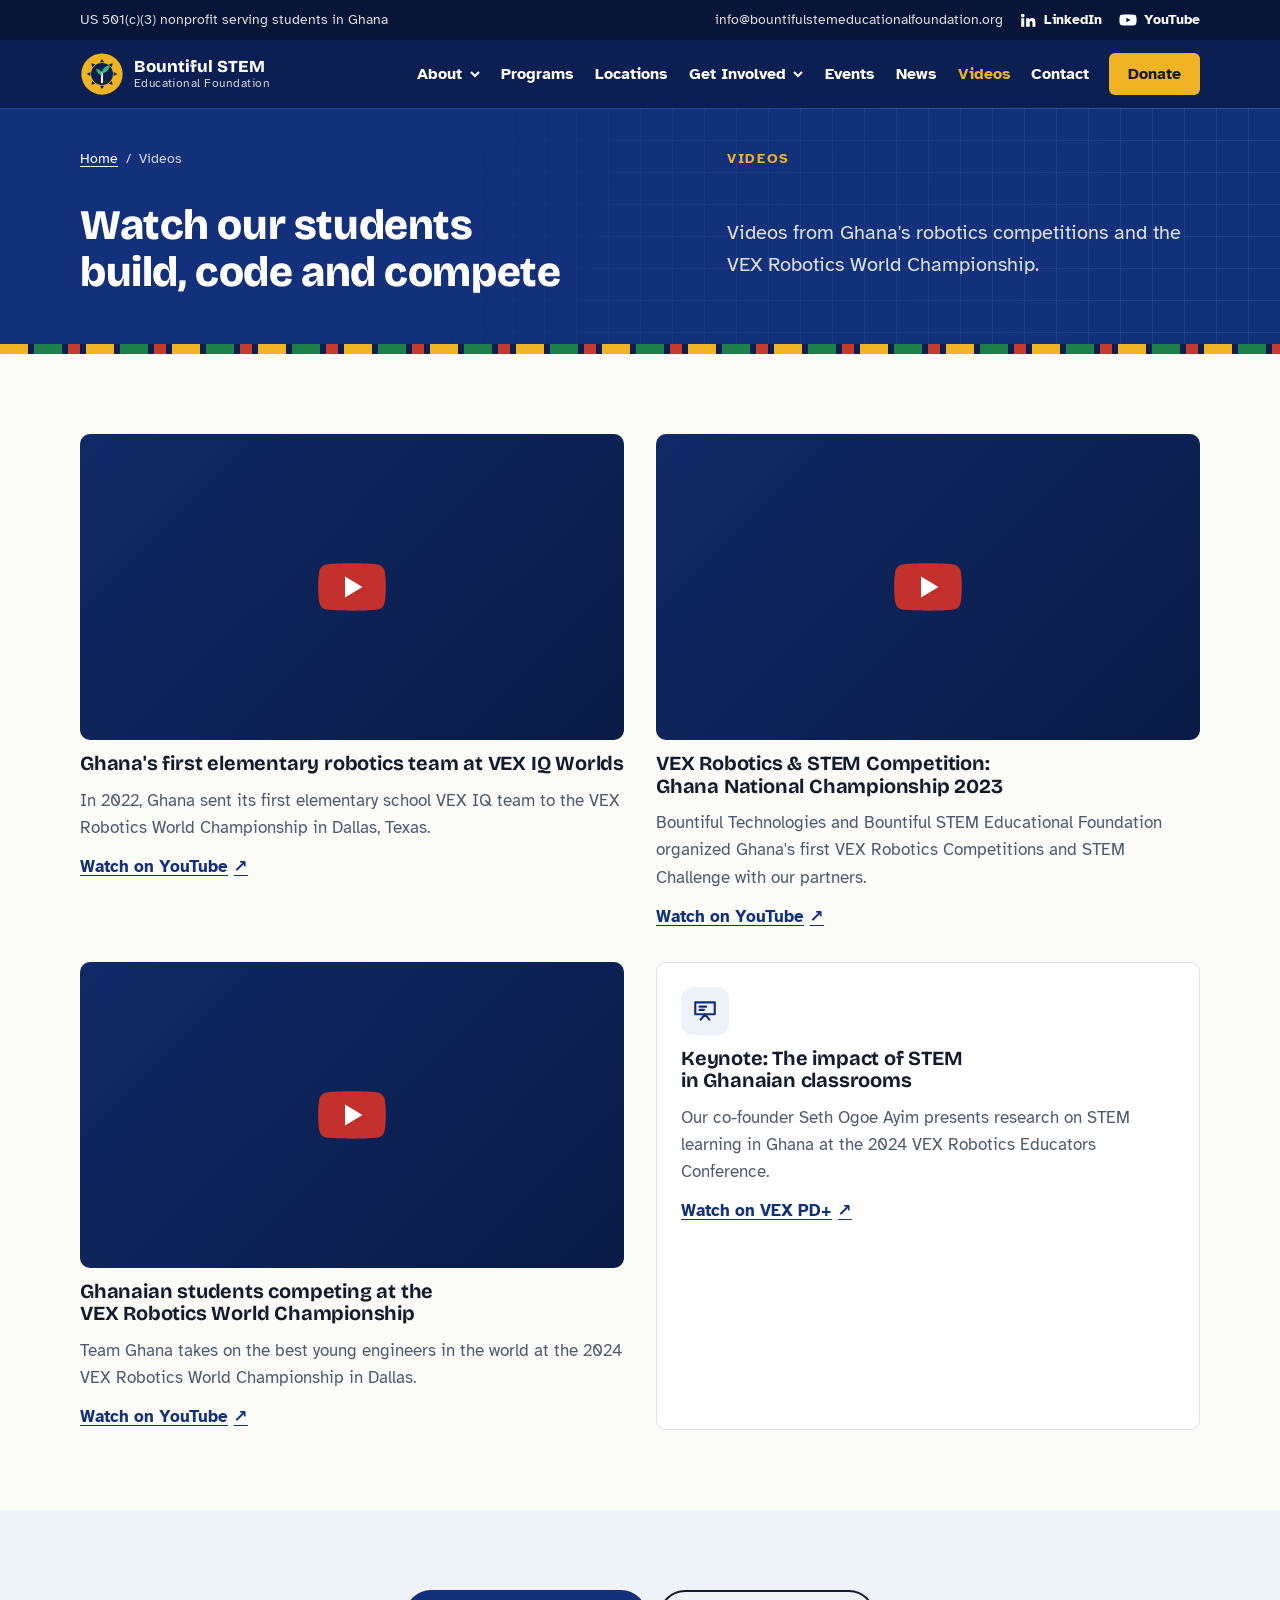
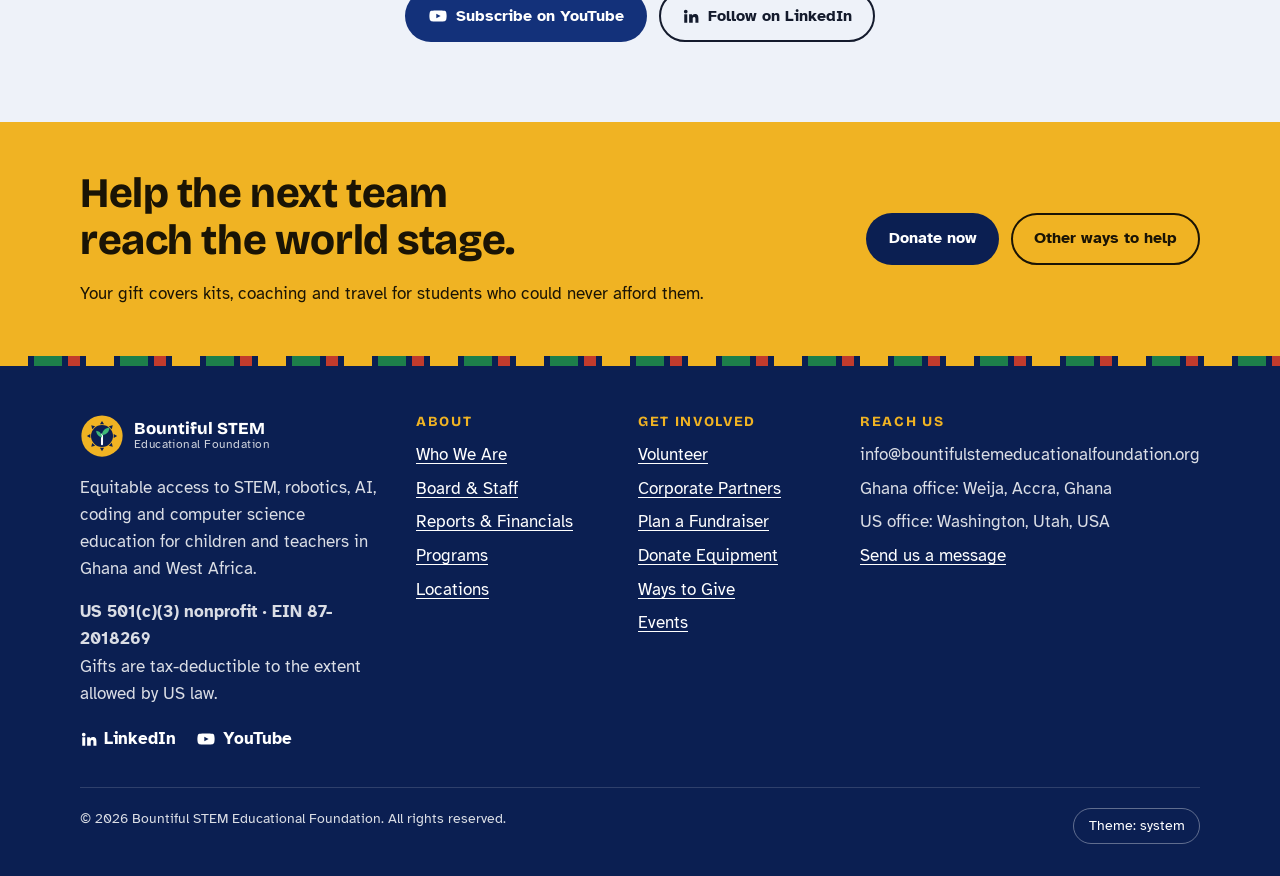
<file: videos.html>
<!doctype html>
<html lang="en">
<head>
<meta charset="utf-8">
<meta name="viewport" content="width=device-width, initial-scale=1, viewport-fit=cover">
<title>Videos | Bountiful STEM Educational Foundation</title>
<meta name="claude:viewport-fit-sides" content="cover">
<meta name="description" content="Watch Ghanaian students compete at the VEX Robotics World Championship and Ghana National Championship.">
<meta name="robots" content="index, follow, max-image-preview:large">
<link rel="canonical" href="https://www.bountifulstem.org/videos.html">
<meta name="theme-color" content="#0b1f52">
<meta property="og:type" content="website">
<meta property="og:site_name" content="Bountiful STEM Educational Foundation">
<meta property="og:title" content="Videos | Bountiful STEM Educational Foundation">
<meta property="og:description" content="Watch Ghanaian students compete at the VEX Robotics World Championship and Ghana National Championship.">
<meta property="og:url" content="https://www.bountifulstem.org/videos.html">
<meta property="og:image" content="https://www.bountifulstem.org/assets/img/og-image.png">
<meta property="og:locale" content="en_US">
<meta name="twitter:card" content="summary_large_image">
<meta name="twitter:title" content="Videos | Bountiful STEM Educational Foundation">
<meta name="twitter:description" content="Watch Ghanaian students compete at the VEX Robotics World Championship and Ghana National Championship.">
<meta name="twitter:image" content="https://www.bountifulstem.org/assets/img/og-image.png">
<link rel="icon" href="assets/img/favicon.svg" type="image/svg+xml">
<link rel="apple-touch-icon" href="assets/img/apple-touch-icon.png">
<link rel="manifest" href="site.webmanifest">
<link rel="preconnect" href="https://fonts.googleapis.com">
<link rel="preconnect" href="https://fonts.gstatic.com" crossorigin>
<link rel="stylesheet" href="https://fonts.googleapis.com/css2?family=Atkinson+Hyperlegible:ital,wght@0,400;0,700;1,400&family=Bricolage+Grotesque:opsz,wght@12..96,600;12..96,700;12..96,800&display=swap">
<link rel="stylesheet" href="assets/css/style.css">
<script type="application/ld+json">{"@context": "https://schema.org", "@type": "BreadcrumbList", "itemListElement": [{"@type": "ListItem", "position": 1, "name": "Home", "item": "https://www.bountifulstem.org/"}, {"@type": "ListItem", "position": 2, "name": "Videos", "item": "https://www.bountifulstem.org/videos.html"}]}</script>
</head>
<body>
<a class="skip" href="#main">Skip to main content</a>
<div class="topbar">
  <div class="wrap topbar-inner">
    <span class="topbar-note">US 501(c)(3) nonprofit serving students in Ghana</span>
    <div class="topbar-links">
      <span class="topbar-email">info@bountifulstemeducationalfoundation.org</span>
      <a class="social social-sm" href="https://www.linkedin.com/company/bountiful-stem-educational-foundation" rel="me noopener" target="_blank" aria-label="Bountiful STEM on LinkedIn"><svg width="18" height="18" viewBox="0 0 24 24" fill="currentColor" aria-hidden="true"><path d="M4.98 3.5a2.5 2.5 0 1 1 0 5 2.5 2.5 0 0 1 0-5zM3 9.75h4V21H3zM9.5 9.75h3.8v1.6h.06c.53-1 1.83-2.05 3.77-2.05 4.03 0 4.77 2.65 4.77 6.1V21h-4v-5c0-1.2-.02-2.73-1.66-2.73-1.67 0-1.93 1.3-1.93 2.64V21H9.5z"/></svg><span>LinkedIn</span></a><a class="social social-sm" href="videos.html" aria-label="Bountiful STEM videos on YouTube"><svg width="20" height="18" viewBox="0 0 24 24" fill="currentColor" aria-hidden="true"><path d="M23 7.2a3 3 0 0 0-2.1-2.1C19 4.6 12 4.6 12 4.6s-7 0-8.9.5A3 3 0 0 0 1 7.2 31 31 0 0 0 .5 12 31 31 0 0 0 1 16.8a3 3 0 0 0 2.1 2.1c1.9.5 8.9.5 8.9.5s7 0 8.9-.5a3 3 0 0 0 2.1-2.1 31 31 0 0 0 .5-4.8 31 31 0 0 0-.5-4.8zM9.75 15.1V8.9L15.5 12z"/></svg><span>YouTube</span></a>
    </div>
  </div>
</div>
<header class="site-header">
  <div class="wrap header-inner">
    <a class="brand" href="index.html" aria-label="Bountiful STEM Educational Foundation home">
      <img src="assets/img/logo.svg" alt="" width="44" height="44">
      <span class="brand-name">Bountiful STEM<small>Educational Foundation</small></span>
    </a>
    <div class="header-actions">
      <a class="btn btn-gold btn-sm donate-mobile" href="donate.html">Donate</a>
      <button class="nav-toggle" type="button" aria-expanded="false" aria-controls="site-nav">Menu</button>
    </div>
    <nav class="site-nav" id="site-nav" aria-label="Main">
      <ul class="nav-list">
        <li class="has-sub"><button class="sub-toggle" type="button" aria-expanded="false" aria-controls="sub-0">About<svg width="12" height="12" viewBox="0 0 12 12" aria-hidden="true"><path d="M2 4l4 4 4-4" fill="none" stroke="currentColor" stroke-width="2"/></svg></button><ul class="sub" id="sub-0"><li><a href="about.html">Who We Are</a></li><li><a href="board-staff.html">Board & Staff</a></li><li><a href="reports.html">Reports & Financials</a></li></ul></li>
        <li><a href="programs.html">Programs</a></li>
        <li><a href="locations.html">Locations</a></li>
        <li class="has-sub"><button class="sub-toggle" type="button" aria-expanded="false" aria-controls="sub-3">Get Involved<svg width="12" height="12" viewBox="0 0 12 12" aria-hidden="true"><path d="M2 4l4 4 4-4" fill="none" stroke="currentColor" stroke-width="2"/></svg></button><ul class="sub" id="sub-3"><li><a href="get-involved.html#volunteer">Volunteer</a></li><li><a href="get-involved.html#corporate">Corporate Partners</a></li><li><a href="get-involved.html#fundraiser">Plan a Fundraiser</a></li><li><a href="get-involved.html#equipment">Donate Equipment</a></li></ul></li>
        <li><a href="events.html">Events</a></li>
        <li><a href="news.html">News</a></li>
        <li><a href="videos.html" aria-current="page">Videos</a></li>
        <li><a href="contact.html">Contact</a></li>
        <li class="nav-donate"><a class="btn btn-gold" href="donate.html">Donate</a></li>
      </ul>
    </nav>
  </div>
</header>
<main id="main">
<section class="hero page-hero">
  <div class="hero-grid" aria-hidden="true"></div>
  <div class="wrap stack">
    <nav class="crumbs" aria-label="Breadcrumb"><a href="index.html">Home</a><span aria-hidden="true">/</span><span>Videos</span></nav>
    <p class="eyebrow">Videos</p>
    <h1>Watch our students build, code and compete</h1>
    <p class="lede">Videos from Ghana's robotics competitions and the VEX Robotics World Championship.</p>
  </div>
</section>
<div class="kente" role="presentation"></div>

<section class="section">
  <div class="wrap grid grid-videos">
    <article class="video-card">
  <div class="video" data-yt="6gom8QJ27_w" data-title="Ghana&#x27;s first elementary robotics team at VEX IQ Worlds">
    <img src="https://i.ytimg.com/vi/6gom8QJ27_w/hqdefault.jpg" alt="" loading="lazy" width="480" height="360" onerror="this.remove()">
    <button class="video-play" type="button" aria-label="Play video: Ghana&#x27;s first elementary robotics team at VEX IQ Worlds"><svg width="68" height="48" viewBox="0 0 68 48" aria-hidden="true"><path d="M66.5 7.7A8.5 8.5 0 0 0 60.5 1.7C55.2.3 34 .3 34 .3S12.8.3 7.5 1.7A8.5 8.5 0 0 0 1.5 7.7C.1 13 .1 24 .1 24s0 11 1.4 16.3a8.5 8.5 0 0 0 6 6C12.8 47.7 34 47.7 34 47.7s21.2 0 26.5-1.4a8.5 8.5 0 0 0 6-6C67.9 35 67.9 24 67.9 24s0-11-1.4-16.3z" fill="#c4302b"/><path d="M27 34.5 44.5 24 27 13.5z" fill="#fff"/></svg></button>
  </div>
  <h3>Ghana&#x27;s first elementary robotics team at VEX IQ Worlds</h3>
  <p>In 2022, Ghana sent its first elementary school VEX IQ team to the VEX Robotics World Championship in Dallas, Texas.</p>
  <p class="card-link"><a href="https://www.youtube.com/watch?v=6gom8QJ27_w" rel="noopener" target="_blank">Watch on YouTube <span aria-hidden="true">↗</span></a></p>
</article><article class="video-card">
  <div class="video" data-yt="CFCUrV1WrHU" data-title="VEX Robotics &amp; STEM Competition: Ghana National Championship 2023">
    <img src="https://i.ytimg.com/vi/CFCUrV1WrHU/hqdefault.jpg" alt="" loading="lazy" width="480" height="360" onerror="this.remove()">
    <button class="video-play" type="button" aria-label="Play video: VEX Robotics &amp; STEM Competition: Ghana National Championship 2023"><svg width="68" height="48" viewBox="0 0 68 48" aria-hidden="true"><path d="M66.5 7.7A8.5 8.5 0 0 0 60.5 1.7C55.2.3 34 .3 34 .3S12.8.3 7.5 1.7A8.5 8.5 0 0 0 1.5 7.7C.1 13 .1 24 .1 24s0 11 1.4 16.3a8.5 8.5 0 0 0 6 6C12.8 47.7 34 47.7 34 47.7s21.2 0 26.5-1.4a8.5 8.5 0 0 0 6-6C67.9 35 67.9 24 67.9 24s0-11-1.4-16.3z" fill="#c4302b"/><path d="M27 34.5 44.5 24 27 13.5z" fill="#fff"/></svg></button>
  </div>
  <h3>VEX Robotics &amp; STEM Competition: Ghana National Championship 2023</h3>
  <p>Bountiful Technologies and Bountiful STEM Educational Foundation organized Ghana's first VEX Robotics Competitions and STEM Challenge with our partners.</p>
  <p class="card-link"><a href="https://www.youtube.com/watch?v=CFCUrV1WrHU" rel="noopener" target="_blank">Watch on YouTube <span aria-hidden="true">↗</span></a></p>
</article><article class="video-card">
  <div class="video" data-yt="wdZeTYU2Cg4" data-title="Ghanaian students competing at the VEX Robotics World Championship">
    <img src="https://i.ytimg.com/vi/wdZeTYU2Cg4/hqdefault.jpg" alt="" loading="lazy" width="480" height="360" onerror="this.remove()">
    <button class="video-play" type="button" aria-label="Play video: Ghanaian students competing at the VEX Robotics World Championship"><svg width="68" height="48" viewBox="0 0 68 48" aria-hidden="true"><path d="M66.5 7.7A8.5 8.5 0 0 0 60.5 1.7C55.2.3 34 .3 34 .3S12.8.3 7.5 1.7A8.5 8.5 0 0 0 1.5 7.7C.1 13 .1 24 .1 24s0 11 1.4 16.3a8.5 8.5 0 0 0 6 6C12.8 47.7 34 47.7 34 47.7s21.2 0 26.5-1.4a8.5 8.5 0 0 0 6-6C67.9 35 67.9 24 67.9 24s0-11-1.4-16.3z" fill="#c4302b"/><path d="M27 34.5 44.5 24 27 13.5z" fill="#fff"/></svg></button>
  </div>
  <h3>Ghanaian students competing at the VEX Robotics World Championship</h3>
  <p>Team Ghana takes on the best young engineers in the world at the 2024 VEX Robotics World Championship in Dallas.</p>
  <p class="card-link"><a href="https://www.youtube.com/watch?v=wdZeTYU2Cg4" rel="noopener" target="_blank">Watch on YouTube <span aria-hidden="true">↗</span></a></p>
</article>
    <article class="card">
      <div class="icon"><svg width="26" height="26" viewBox="0 0 24 24" fill="none" stroke="currentColor" stroke-width="2" stroke-linecap="round" stroke-linejoin="round" aria-hidden="true"><path d="M3 4h18v11H3z"/><path d="M8 20l4-5 4 5M7 8h6M7 11h4"/></svg></div>
      <h3>Keynote: The impact of STEM in Ghanaian classrooms</h3>
      <p>Our co-founder Seth Ogoe Ayim presents research on STEM learning in Ghana at the 2024 VEX Robotics Educators Conference.</p>
      <p class="card-link"><a href="https://pd.vex.com/videos/keynotes/enhancing-learning-and-innovation-the-impact-of-stem-in-ghanaian-classrooms" rel="noopener" target="_blank">Watch on VEX PD+ <span aria-hidden="true">↗</span></a></p>
    </article>
  </div>
</section>
<section class="section section-tint">
  <div class="wrap btn-row" style="justify-content:center">
    <a class="btn btn-brand" href="videos.html"><svg width="20" height="18" viewBox="0 0 24 24" fill="currentColor" aria-hidden="true"><path d="M23 7.2a3 3 0 0 0-2.1-2.1C19 4.6 12 4.6 12 4.6s-7 0-8.9.5A3 3 0 0 0 1 7.2 31 31 0 0 0 .5 12 31 31 0 0 0 1 16.8a3 3 0 0 0 2.1 2.1c1.9.5 8.9.5 8.9.5s7 0 8.9-.5a3 3 0 0 0 2.1-2.1 31 31 0 0 0 .5-4.8 31 31 0 0 0-.5-4.8zM9.75 15.1V8.9L15.5 12z"/></svg> Subscribe on YouTube</a>
    <a class="btn btn-ghost" href="https://www.linkedin.com/company/bountiful-stem-educational-foundation" rel="noopener" target="_blank"><svg width="18" height="18" viewBox="0 0 24 24" fill="currentColor" aria-hidden="true"><path d="M4.98 3.5a2.5 2.5 0 1 1 0 5 2.5 2.5 0 0 1 0-5zM3 9.75h4V21H3zM9.5 9.75h3.8v1.6h.06c.53-1 1.83-2.05 3.77-2.05 4.03 0 4.77 2.65 4.77 6.1V21h-4v-5c0-1.2-.02-2.73-1.66-2.73-1.67 0-1.93 1.3-1.93 2.64V21H9.5z"/></svg> Follow on LinkedIn</a>
  </div>
</section>
<section class="cta-band">
  <div class="wrap">
    <div class="stack">
      <h2>Help the next team reach the world stage.</h2>
      <p>Your gift covers kits, coaching and travel for students who could never afford them.</p>
    </div>
    <div class="btn-row">
      <a class="btn btn-brand" href="donate.html">Donate now</a>
      <a class="btn btn-ghost" href="get-involved.html">Other ways to help</a>
    </div>
  </div>
</section>
</main>
<div class="kente" role="presentation"></div>
<footer class="site-footer">
  <div class="wrap">
    <div class="footer-cols">
      <div class="stack">
        <a class="brand" href="index.html">
          <img src="assets/img/logo.svg" alt="" width="44" height="44">
          <span class="brand-name">Bountiful STEM<small>Educational Foundation</small></span>
        </a>
        <p>Equitable access to STEM, robotics, AI, coding and computer science education for children and teachers in Ghana and West Africa.</p>
        <p><strong>US 501(c)(3) nonprofit · EIN 87-2018269</strong><br>Gifts are tax-deductible to the extent allowed by US law.</p>
        <div class="footer-social"><a class="social " href="https://www.linkedin.com/company/bountiful-stem-educational-foundation" rel="me noopener" target="_blank" aria-label="Bountiful STEM on LinkedIn"><svg width="18" height="18" viewBox="0 0 24 24" fill="currentColor" aria-hidden="true"><path d="M4.98 3.5a2.5 2.5 0 1 1 0 5 2.5 2.5 0 0 1 0-5zM3 9.75h4V21H3zM9.5 9.75h3.8v1.6h.06c.53-1 1.83-2.05 3.77-2.05 4.03 0 4.77 2.65 4.77 6.1V21h-4v-5c0-1.2-.02-2.73-1.66-2.73-1.67 0-1.93 1.3-1.93 2.64V21H9.5z"/></svg><span>LinkedIn</span></a><a class="social " href="videos.html" aria-label="Bountiful STEM videos on YouTube"><svg width="20" height="18" viewBox="0 0 24 24" fill="currentColor" aria-hidden="true"><path d="M23 7.2a3 3 0 0 0-2.1-2.1C19 4.6 12 4.6 12 4.6s-7 0-8.9.5A3 3 0 0 0 1 7.2 31 31 0 0 0 .5 12 31 31 0 0 0 1 16.8a3 3 0 0 0 2.1 2.1c1.9.5 8.9.5 8.9.5s7 0 8.9-.5a3 3 0 0 0 2.1-2.1 31 31 0 0 0 .5-4.8 31 31 0 0 0-.5-4.8zM9.75 15.1V8.9L15.5 12z"/></svg><span>YouTube</span></a></div>
      </div>
      <div>
        <h2>About</h2>
        <ul><li><a href="about.html">Who We Are</a></li><li><a href="board-staff.html">Board & Staff</a></li><li><a href="reports.html">Reports & Financials</a></li><li><a href="programs.html">Programs</a></li><li><a href="locations.html">Locations</a></li></ul>
      </div>
      <div>
        <h2>Get involved</h2>
        <ul><li><a href="get-involved.html#volunteer">Volunteer</a></li><li><a href="get-involved.html#corporate">Corporate Partners</a></li><li><a href="get-involved.html#fundraiser">Plan a Fundraiser</a></li><li><a href="get-involved.html#equipment">Donate Equipment</a></li><li><a href="donate.html">Ways to Give</a></li><li><a href="events.html">Events</a></li></ul>
      </div>
      <div>
        <h2>Reach us</h2>
        <ul>
          <li>info@bountifulstemeducationalfoundation.org</li>
          <li>Ghana office: Weija, Accra, Ghana</li>
          <li>US office: Washington, Utah, USA</li>
          <li><a href="contact.html">Send us a message</a></li>
        </ul>
      </div>
    </div>
    <div class="footer-legal">
      <span>© <span data-year>2026</span> Bountiful STEM Educational Foundation. All rights reserved.</span>
      <button class="theme-toggle" type="button" data-theme-toggle>Theme: system</button>
    </div>
  </div>
</footer>
<script src="assets/js/main.js" defer></script>
</body>
</html>
</file>
<file: assets/css/style.css>
/* Bountiful STEM Educational Foundation
   Layout: mobile-first single column; sections widen into 2–3 column grids at 720px / 1040px.
   A kente-inspired stripe (gold / green / red on deep blue) marks section breaks.
   To match the logo exactly, change the four brand tokens below. */

:root {
  /* Brand */
  --brand: #13317a;        /* deep classroom blue */
  --brand-ink: #0b1f52;
  --grow: #1d7f4a;         /* seedling green */
  --gold: #f0b323;         /* Ghana gold */
  --kente-red: #c23b2c;    /* used sparingly in the stripe */

  /* Neutrals (blue-biased) */
  --bg: #fbfbf8;
  --surface: #ffffff;
  --tint: #eef2f9;
  --fg: #141b2d;
  --muted: #4f5a72;
  --line: #d9dfeb;
  --on-brand: #ffffff;
  --link: #13317a;

  /* Type */
  --font-display: "Bricolage Grotesque", "Segoe UI", system-ui, sans-serif;
  --font-body: "Atkinson Hyperlegible", "Segoe UI", system-ui, -apple-system, sans-serif;

  --step--1: 0.875rem;
  --step-0: 1.0625rem;
  --step-1: 1.25rem;
  --step-2: clamp(1.5rem, 1.2rem + 1.2vw, 1.875rem);
  --step-3: clamp(1.875rem, 1.4rem + 2vw, 2.625rem);
  --step-4: clamp(2.25rem, 1.5rem + 3.4vw, 3.75rem);

  --radius: 10px;
  --wrap: 72rem;
  --gutter-l: max(16px, env(safe-area-inset-left, 0px));
  --gutter-r: max(16px, env(safe-area-inset-right, 0px));
  color-scheme: light;
}

@media (prefers-color-scheme: dark) {
  :root:not([data-theme="light"]) {
    --bg: #0c1220;
    --surface: #131b2e;
    --tint: #18223a;
    --fg: #e8ecf5;
    --muted: #a6b0c6;
    --line: #2a3550;
    --link: #9db8ff;
    --grow: #3fb877;
    color-scheme: dark;
  }
}
:root[data-theme="dark"] {
  --bg: #0c1220;
  --surface: #131b2e;
  --tint: #18223a;
  --fg: #e8ecf5;
  --muted: #a6b0c6;
  --line: #2a3550;
  --link: #9db8ff;
  --grow: #3fb877;
  color-scheme: dark;
}

*, *::before, *::after { box-sizing: border-box; }
html { -webkit-text-size-adjust: 100%; scroll-behavior: smooth; }
@media (prefers-reduced-motion: reduce) { html { scroll-behavior: auto; } *, *::before, *::after { transition: none !important; animation: none !important; } }

body {
  margin: 0;
  background: var(--bg);
  color: var(--fg);
  font-family: var(--font-body);
  font-size: var(--step-0);
  line-height: 1.6;
}
body::before {
  content: ""; position: fixed; inset: 0 0 auto; height: env(safe-area-inset-top, 0px);
  z-index: 60; background: var(--brand-ink);
}
img, svg { max-width: 100%; height: auto; display: block; }
a { color: var(--link); text-underline-offset: 3px; }
a:hover { text-decoration-thickness: 2px; }
:focus-visible { outline: 3px solid var(--gold); outline-offset: 3px; border-radius: 4px; }

h1, h2, h3 { font-family: var(--font-display); line-height: 1.12; text-wrap: balance; margin: 0; letter-spacing: -0.01em; }
h1 { font-size: var(--step-4); font-weight: 800; }
h2 { font-size: var(--step-3); font-weight: 750; }
h3 { font-size: var(--step-1); font-weight: 700; }
p { margin: 0; max-width: 65ch; }
ul { margin: 0; padding-left: 1.2em; }

.skip { position: absolute; left: -999px; top: 0; background: var(--gold); color: #111; padding: .6rem 1rem; z-index: 100; font-weight: 700; }
.skip:focus { left: 16px; top: 16px; }

.wrap { max-width: var(--wrap); margin-inline: auto; padding-left: var(--gutter-l); padding-right: var(--gutter-r); }
.stack { display: grid; gap: 1rem; }
.stack-lg { display: grid; gap: 2rem; }

.eyebrow {
  font-size: var(--step--1); font-weight: 700; text-transform: uppercase; letter-spacing: 0.12em;
  color: var(--grow);
}
.lede { font-size: var(--step-1); color: var(--muted); }

/* Kente stripe divider */
.kente {
  height: 10px;
  background:
    repeating-linear-gradient(90deg,
      var(--gold) 0 28px, var(--brand-ink) 28px 34px,
      var(--grow) 34px 62px, var(--brand-ink) 62px 68px,
      var(--kente-red) 68px 80px, var(--brand-ink) 80px 86px);
}

/* Buttons */
.btn {
  display: inline-flex; align-items: center; justify-content: center; gap: .5rem;
  min-height: 48px; padding: .7rem 1.3rem; border-radius: 999px;
  font-weight: 700; font-size: 1rem; text-decoration: none; border: 2px solid transparent;
  transition: transform .15s ease, background-color .15s ease;
}
.btn:hover { transform: translateY(-1px); }
.btn-gold { background: var(--gold); color: #1a1405; }
.btn-gold:hover { background: #ffc53d; }
.btn-ghost { border-color: currentColor; color: inherit; }
.btn-brand { background: var(--brand); color: var(--on-brand); }
.btn-row { display: flex; flex-wrap: wrap; gap: .75rem; }

/* Top utility bar */
.topbar { background: #071538; color: rgba(255,255,255,.85); font-size: var(--step--1); }
.topbar-inner { display: flex; align-items: center; justify-content: space-between; gap: 1rem; min-height: 40px; }
.topbar-note, .topbar-email { display: none; }
.topbar-links { display: flex; align-items: center; gap: 1rem; margin-left: auto; }
@media (min-width: 720px) { .topbar-note, .topbar-email { display: inline; } }
.social { display: inline-flex; align-items: center; gap: .4rem; color: inherit; text-decoration: none; font-weight: 700; min-height: 32px; }
.social:hover span { text-decoration: underline; }
.social-sm { color: #fff; }

/* Header */
.site-header {
  position: sticky; top: env(safe-area-inset-top, 0px); z-index: 50;
  background: var(--brand-ink); color: var(--on-brand);
  box-shadow: 0 1px 0 rgba(255,255,255,.08);
}
.header-inner { display: flex; align-items: center; justify-content: space-between; gap: 1rem; min-height: 68px; }
.brand { display: flex; align-items: center; gap: .6rem; color: var(--on-brand); text-decoration: none; min-width: 0; }
.brand img { width: 44px; height: 44px; flex: none; }
.brand-name { font-family: var(--font-display); font-weight: 800; font-size: 1.05rem; line-height: 1.1; }
.brand-name small { display: block; font-family: var(--font-body); font-weight: 400; font-size: .75rem; opacity: .8; letter-spacing: .04em; }
.header-actions { display: flex; align-items: center; gap: .5rem; }
.btn-sm { min-height: 40px; padding: .45rem 1rem; font-size: .95rem; }

.nav-toggle {
  background: transparent; color: var(--on-brand); border: 2px solid rgba(255,255,255,.35);
  border-radius: 8px; min-width: 48px; min-height: 44px; font: inherit; font-weight: 700; cursor: pointer; padding: 0 .75rem;
}
.site-nav { display: none; }
.site-nav.open {
  display: block; position: absolute; left: 0; right: 0; top: 100%;
  background: var(--brand-ink); border-top: 1px solid rgba(255,255,255,.15);
  padding: .5rem var(--gutter-r) 1.25rem var(--gutter-l);
  max-height: calc(100vh - 110px); overflow-y: auto;
}
.nav-list, .sub { list-style: none; padding: 0; margin: 0; }
.nav-list { display: grid; gap: .1rem; }
.site-nav a, .sub-toggle {
  display: flex; align-items: center; justify-content: space-between; gap: .4rem; width: 100%;
  padding: .75rem .25rem; color: var(--on-brand); text-decoration: none; font: inherit; font-weight: 700;
  background: none; border: 0; cursor: pointer; text-align: left;
}
.sub-toggle svg { transition: transform .15s ease; }
.sub-toggle[aria-expanded="true"] svg { transform: rotate(180deg); }
.site-nav a[aria-current="page"], .has-sub.is-active > .sub-toggle { color: var(--gold); }
.sub { display: none; padding-left: 1rem; border-left: 2px solid rgba(255,255,255,.15); margin-left: .25rem; }
.sub.open { display: block; }
.sub a { font-weight: 400; padding: .6rem .25rem; }
.nav-donate { display: none; }

@media (min-width: 1100px) {
  .nav-toggle, .donate-mobile { display: none; }
  .site-nav, .site-nav.open { display: block; position: static; padding: 0; border: 0; background: none; max-height: none; overflow: visible; }
  .nav-list { display: flex; align-items: center; gap: .1rem; }
  .site-nav a, .sub-toggle { width: auto; padding: .5rem .6rem; border-radius: 6px; font-size: .97rem; }
  .site-nav a:hover, .sub-toggle:hover { background: rgba(255,255,255,.08); }
  .has-sub { position: relative; }
  .sub {
    position: absolute; top: calc(100% + 6px); left: 0; min-width: 230px; padding: .5rem; margin: 0;
    background: var(--surface); border: 1px solid var(--line); border-radius: var(--radius);
    box-shadow: 0 14px 30px rgba(11,31,82,.18);
  }
  .sub a { color: var(--fg); padding: .6rem .75rem; display: block; }
  .sub a:hover { background: var(--tint); }
  .sub a[aria-current="page"] { color: var(--link); }
  .has-sub:hover > .sub, .has-sub:focus-within > .sub { display: block; }
  .has-sub::after { content: ""; position: absolute; left: 0; right: 0; top: 100%; height: 8px; }
  .nav-donate { display: block; }
  .nav-donate .btn { margin-left: .5rem; padding: .55rem 1.2rem; min-height: 42px; color: #1a1405; }
}

/* Hero */
.hero { background: var(--brand); color: var(--on-brand); position: relative; overflow: hidden; }
.hero .wrap { padding-block: 3rem 3.5rem; display: grid; gap: 2rem; position: relative; }
.hero .eyebrow { color: var(--gold); }
.hero .lede { color: rgba(255,255,255,.86); }
.hero h1 em { font-style: normal; color: var(--gold); }
.hero-art { display: none; }
.hero-grid { position: absolute; inset: 0; opacity: .12; pointer-events: none;
  background-image: linear-gradient(rgba(255,255,255,.6) 1px, transparent 1px), linear-gradient(90deg, rgba(255,255,255,.6) 1px, transparent 1px);
  background-size: 32px 32px; mask-image: linear-gradient(100deg, transparent 30%, #000 90%); -webkit-mask-image: linear-gradient(100deg, transparent 30%, #000 90%); }
@media (min-width: 900px) {
  .hero .wrap { grid-template-columns: 1.3fr 1fr; align-items: center; padding-block: 4.5rem 5rem; }
  .hero-art { display: block; }
}
.page-hero .wrap { padding-block: 2.5rem 3rem; }
.page-hero h1 { font-size: var(--step-3); }

/* Sections */
.section { padding-block: 3.5rem; }
.section-tint { background: var(--tint); }
.section-brand { background: var(--brand-ink); color: var(--on-brand); }
.section-brand .eyebrow { color: var(--gold); }
.section-brand a:not(.btn) { color: var(--gold); }
.section-head { display: grid; gap: .75rem; margin-bottom: 2rem; }
@media (min-width: 720px) { .section { padding-block: 5rem; } }

.grid { display: grid; gap: 1.25rem; }
@media (min-width: 720px) { .grid-2 { grid-template-columns: repeat(2, minmax(0, 1fr)); } .grid-3 { grid-template-columns: repeat(2, minmax(0, 1fr)); } }
@media (min-width: 1040px) { .grid-3 { grid-template-columns: repeat(3, minmax(0, 1fr)); } .grid-4 { grid-template-columns: repeat(4, minmax(0, 1fr)); } }
@media (min-width: 560px) and (max-width: 1039px) { .grid-4 { grid-template-columns: repeat(2, minmax(0, 1fr)); } }

/* Mission / vision pair */
.mv { display: grid; gap: 1.25rem; }
@media (min-width: 720px) { .mv { grid-template-columns: 1fr 1fr; } }
.mv-item { padding: 1.5rem; border-left: 6px solid var(--gold); background: var(--surface); border-radius: 0 var(--radius) var(--radius) 0; }
.mv-item:nth-child(2) { border-left-color: var(--grow); }
.mv-item p { font-size: var(--step-1); line-height: 1.45; }
.mv-item h3 { margin-bottom: .5rem; font-size: var(--step--1); text-transform: uppercase; letter-spacing: .12em; color: var(--muted); }

/* Program card */
.card { background: var(--surface); border: 1px solid var(--line); border-radius: var(--radius); padding: 1.5rem; display: grid; gap: .75rem; align-content: start; min-width: 0; }
.card .icon { width: 48px; height: 48px; border-radius: 12px; background: var(--tint); color: var(--brand); display: grid; place-items: center; }
:root[data-theme="dark"] .card .icon { color: var(--gold); }
@media (prefers-color-scheme: dark) { :root:not([data-theme="light"]) .card .icon { color: var(--gold); } }
.card p { color: var(--muted); }
.card .tag { font-size: var(--step--1); font-weight: 700; color: var(--grow); }

/* Stats */
.stats { display: grid; gap: 1px; background: rgba(255,255,255,.18); border-radius: var(--radius); overflow: hidden; }
@media (min-width: 560px) { .stats { grid-template-columns: repeat(2, 1fr); } }
@media (min-width: 1040px) { .stats { grid-template-columns: repeat(4, 1fr); } }
.stat { background: var(--brand-ink); padding: 1.5rem; display: grid; gap: .25rem; }
.stat b { font-family: var(--font-display); font-size: var(--step-3); color: var(--gold); line-height: 1; font-variant-numeric: tabular-nums; }
.stat span { color: rgba(255,255,255,.85); font-size: .95rem; }
.fineprint { font-size: var(--step--1); color: var(--muted); }
.section-brand .fineprint { color: rgba(255,255,255,.7); }

/* Steps (real sequence: how a school joins) */
.steps { list-style: none; padding: 0; margin: 0; display: grid; gap: 1rem; counter-reset: step; }
@media (min-width: 900px) { .steps { grid-template-columns: repeat(4, minmax(0,1fr)); } }
.steps li { counter-increment: step; padding: 1.25rem; background: var(--surface); border-radius: var(--radius); border: 1px solid var(--line); display: grid; gap: .4rem; }
.steps li::before { content: "Step " counter(step); font-weight: 700; font-size: var(--step--1); letter-spacing: .1em; text-transform: uppercase; color: var(--grow); }

/* Timeline (dated) */
.timeline { list-style: none; padding: 0; margin: 0; display: grid; gap: 0; border-left: 3px solid var(--line); }
.timeline li { position: relative; padding: 0 0 2rem 1.5rem; display: grid; gap: .35rem; }
.timeline li::before { content: ""; position: absolute; left: -10px; top: .35rem; width: 17px; height: 17px; border-radius: 50%; background: var(--gold); border: 3px solid var(--bg); }
.timeline time { font-weight: 700; color: var(--grow); font-size: var(--step--1); letter-spacing: .08em; text-transform: uppercase; }
.timeline p { color: var(--muted); }

/* Quote */
.quote { font-family: var(--font-display); font-size: var(--step-2); line-height: 1.3; font-weight: 600; max-width: 32ch; margin: 0; }
.quote-cite { color: var(--muted); font-size: var(--step--1); margin-top: 1rem; display: block; font-style: normal; }

/* Split media */
.split { display: grid; gap: 2rem; align-items: center; }
@media (min-width: 900px) { .split { grid-template-columns: 1fr 1fr; gap: 3.5rem; } }
.split > * { min-width: 0; }
.figure { background: var(--brand); border-radius: var(--radius); aspect-ratio: 4 / 3; max-width: 100%; display: grid; place-items: center; overflow: hidden; }
.figure img { width: 100%; height: 100%; object-fit: cover; }

.checklist { list-style: none; padding: 0; display: grid; gap: .6rem; }
.checklist li { padding-left: 1.9rem; position: relative; }
.checklist li::before { content: ""; position: absolute; left: 0; top: .3rem; width: 1.15rem; height: 1.15rem; border-radius: 50%;
  background: var(--grow) url("data:image/svg+xml,%3Csvg xmlns='http://www.w3.org/2000/svg' viewBox='0 0 20 20'%3E%3Cpath d='M5 10.5l3 3 7-7' fill='none' stroke='white' stroke-width='2.5' stroke-linecap='round' stroke-linejoin='round'/%3E%3C/svg%3E") center/80% no-repeat; }

/* News */
.post { display: grid; gap: .5rem; padding-block: 1.25rem; border-top: 1px solid var(--line); }
.post time { font-size: var(--step--1); color: var(--muted); }
.post h3 a { color: var(--fg); text-decoration: none; }
.post h3 a:hover { color: var(--link); text-decoration: underline; }

/* CTA band */
.cta-band { background: var(--gold); color: #1a1405; }
.cta-band .wrap { padding-block: 3rem; display: grid; gap: 1.25rem; }
.cta-band .btn-brand { background: var(--brand-ink); }
@media (min-width: 900px) { .cta-band .wrap { grid-template-columns: 1fr auto; align-items: center; } }

/* Donate tiers */
.tier { text-align: left; }
.tier b { font-family: var(--font-display); font-size: var(--step-3); color: var(--brand); font-variant-numeric: tabular-nums; }
:root[data-theme="dark"] .tier b { color: var(--gold); }
@media (prefers-color-scheme: dark) { :root:not([data-theme="light"]) .tier b { color: var(--gold); } }

/* Forms */
.form { display: grid; gap: 1rem; }
.field { display: grid; gap: .35rem; }
.field label { font-weight: 700; }
.field input, .field select, .field textarea {
  font: inherit; color: var(--fg); background: var(--surface); border: 2px solid var(--line);
  border-radius: 8px; padding: .75rem .85rem; min-height: 48px; width: 100%;
}
.field textarea { min-height: 140px; resize: vertical; }
.field input:focus, .field select:focus, .field textarea:focus { border-color: var(--brand); outline: none; box-shadow: 0 0 0 3px rgba(240,179,35,.45); }
.form-status { font-weight: 700; color: var(--grow); }

.contact-list { list-style: none; padding: 0; display: grid; gap: 1rem; }
.contact-list strong { display: block; font-size: var(--step--1); text-transform: uppercase; letter-spacing: .1em; color: var(--muted); }
.copy-btn { font: inherit; font-size: var(--step--1); font-weight: 700; margin-left: .5rem; padding: .2rem .6rem; border-radius: 6px; border: 1px solid var(--line); background: var(--surface); color: var(--fg); cursor: pointer; }

/* FAQ */
details { border-top: 1px solid var(--line); padding-block: 1rem; }
details:last-child { border-bottom: 1px solid var(--line); }
summary { cursor: pointer; font-weight: 700; font-size: var(--step-1); font-family: var(--font-display); list-style-position: outside; }
details p { margin-top: .75rem; color: var(--muted); }

/* Footer */
.site-footer { background: var(--brand-ink); color: rgba(255,255,255,.85); }
.site-footer .wrap { padding-block: 3rem 2rem; display: grid; gap: 2rem; }
@media (min-width: 720px) { .footer-cols { grid-template-columns: 1fr 1fr; } }
@media (min-width: 1040px) { .footer-cols { grid-template-columns: 1.6fr 1fr 1fr 1.2fr; } }
.footer-cols { display: grid; gap: 2rem; }
.site-footer h2 { font-size: var(--step--1); text-transform: uppercase; letter-spacing: .12em; color: var(--gold); margin-bottom: .75rem; }
.site-footer ul { list-style: none; padding: 0; display: grid; gap: .4rem; }
.site-footer a { color: #fff; }
.footer-legal { border-top: 1px solid rgba(255,255,255,.15); padding-top: 1.25rem; font-size: var(--step--1); display: flex; flex-wrap: wrap; gap: .5rem 1.5rem; justify-content: space-between; }
.theme-toggle { font: inherit; font-size: var(--step--1); background: transparent; color: #fff; border: 1px solid rgba(255,255,255,.35); border-radius: 999px; padding: .35rem .9rem; cursor: pointer; }

/* Breadcrumbs */
.crumbs { display: flex; flex-wrap: wrap; gap: .5rem; font-size: var(--step--1); color: rgba(255,255,255,.8); }
.crumbs a { color: #fff; }

/* Intro strip under hero */
.intro { background: var(--surface); border-bottom: 1px solid var(--line); }
.intro-inner { padding-block: 2rem; display: grid; gap: 1.5rem; align-items: center; }
@media (min-width: 900px) { .intro-inner { grid-template-columns: 1.4fr 1fr; } }
.intro-mission { font-size: var(--step-1); line-height: 1.45; }
.facts { list-style: none; padding: 0; margin: 0; display: grid; grid-template-columns: repeat(3, minmax(0, 1fr)); gap: 1rem; }
.facts li { display: grid; gap: .1rem; border-left: 3px solid var(--gold); padding-left: .75rem; }
.facts b { font-family: var(--font-display); font-size: var(--step-2); line-height: 1; color: var(--brand); font-variant-numeric: tabular-nums; }
.facts span { font-size: var(--step--1); color: var(--muted); }
:root[data-theme="dark"] .facts b { color: var(--gold); }
@media (prefers-color-scheme: dark) { :root:not([data-theme="light"]) .facts b { color: var(--gold); } }

.card-link { font-weight: 700; margin-top: auto; }
.card-link a { display: inline-flex; align-items: center; gap: .35rem; }

/* Giving levels */
.giving { display: grid; gap: .75rem; grid-template-columns: repeat(2, minmax(0, 1fr)); }
@media (min-width: 720px) { .giving { grid-template-columns: repeat(3, minmax(0, 1fr)); } }
@media (min-width: 1100px) { .giving { grid-template-columns: repeat(6, minmax(0, 1fr)); } }
.give {
  display: grid; gap: .4rem; align-content: start; padding: 1.1rem; min-width: 0;
  background: var(--surface); border: 2px solid var(--line); border-radius: var(--radius);
  color: var(--fg); text-decoration: none; transition: border-color .15s ease, transform .15s ease;
}
.give:hover { border-color: var(--gold); transform: translateY(-2px); }
.give b { font-family: var(--font-display); font-size: var(--step-3); color: var(--grow); line-height: 1; font-variant-numeric: tabular-nums; }
.give span { font-size: .95rem; color: var(--muted); }

/* Videos */
.video-card { display: grid; gap: .75rem; align-content: start; min-width: 0; }
.video-card > p { color: var(--muted); }
.video {
  position: relative; aspect-ratio: 16 / 9; max-width: 100%; border-radius: var(--radius); overflow: hidden;
  background: linear-gradient(135deg, var(--brand), var(--brand-ink));
}
.video img { position: absolute; inset: 0; width: 100%; height: 100%; object-fit: cover; }
.video iframe { position: absolute; inset: 0; width: 100%; height: 100%; border: 0; }
.video-play { position: absolute; inset: 0; display: grid; place-items: center; background: rgba(0,0,0,.15); border: 0; cursor: pointer; width: 100%; }
.video-play:hover svg path:first-child { fill: #e62117; }
.video-label { position: absolute; left: 0; right: 0; bottom: 0; padding: .6rem .8rem; color: #fff; font-weight: 700; font-size: .9rem;
  background: linear-gradient(transparent, rgba(0,0,0,.7)); pointer-events: none; }
.grid-videos { display: grid; gap: 2rem; }
@media (min-width: 720px) { .grid-videos { grid-template-columns: repeat(2, minmax(0, 1fr)); } }

/* People */
.person { grid-template-columns: auto 1fr; gap: 1.25rem; align-items: start; }
.avatar { width: 72px; height: 72px; border-radius: 50%; background: var(--brand); color: var(--gold); display: grid; place-items: center;
  font-family: var(--font-display); font-weight: 800; font-size: 1.4rem; }
@media (max-width: 480px) { .person { grid-template-columns: 1fr; } }

/* Partners */
.partners-band { padding-block: 2.5rem; border-top: 1px solid var(--line); }
.partners { list-style: none; padding: 0; margin: 1rem 0 0; display: flex; flex-wrap: wrap; justify-content: center; gap: .75rem 2rem; }
.partners li { font-family: var(--font-display); font-weight: 700; font-size: var(--step-1); color: var(--muted); }

/* News layout */
.news-layout { display: grid; gap: 2.5rem; }
@media (min-width: 900px) { .news-layout { grid-template-columns: minmax(0, 2fr) minmax(0, 1fr); align-items: start; } .news-aside { position: sticky; top: 90px; } }
.post p { color: var(--muted); }

.footer-social { display: flex; gap: 1.25rem; }
.contact-social { display: flex; gap: 1.25rem; margin-top: .25rem; }
.btn svg { flex: none; }

/* Nav fixes */
.sub-toggle svg { flex: none; width: 12px; height: 12px; }
.site-nav .nav-donate .btn { background: var(--gold); color: #1a1405; justify-content: center; }
.site-nav .nav-donate .btn:hover { background: #ffc53d; }
@media (max-width: 420px) { .brand-name { font-size: .95rem; } .brand img { width: 38px; height: 38px; } }
</file>
